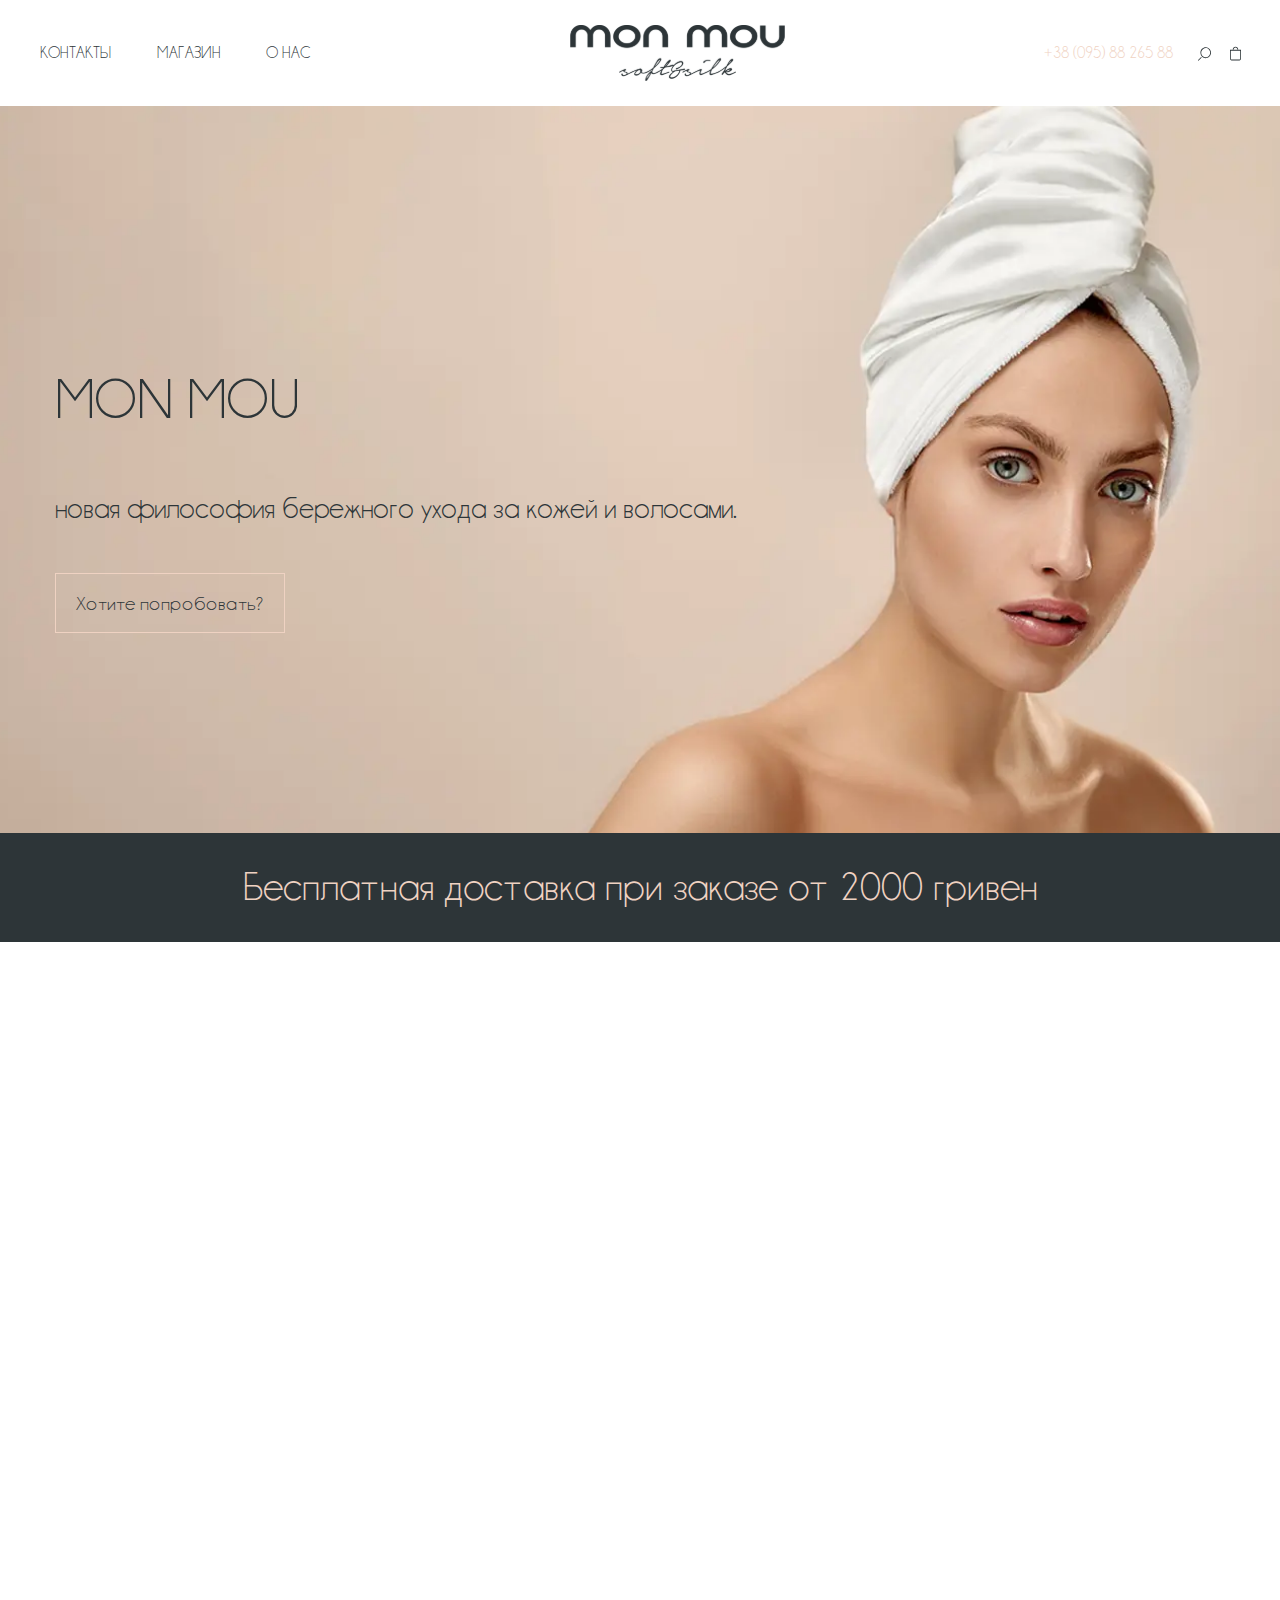
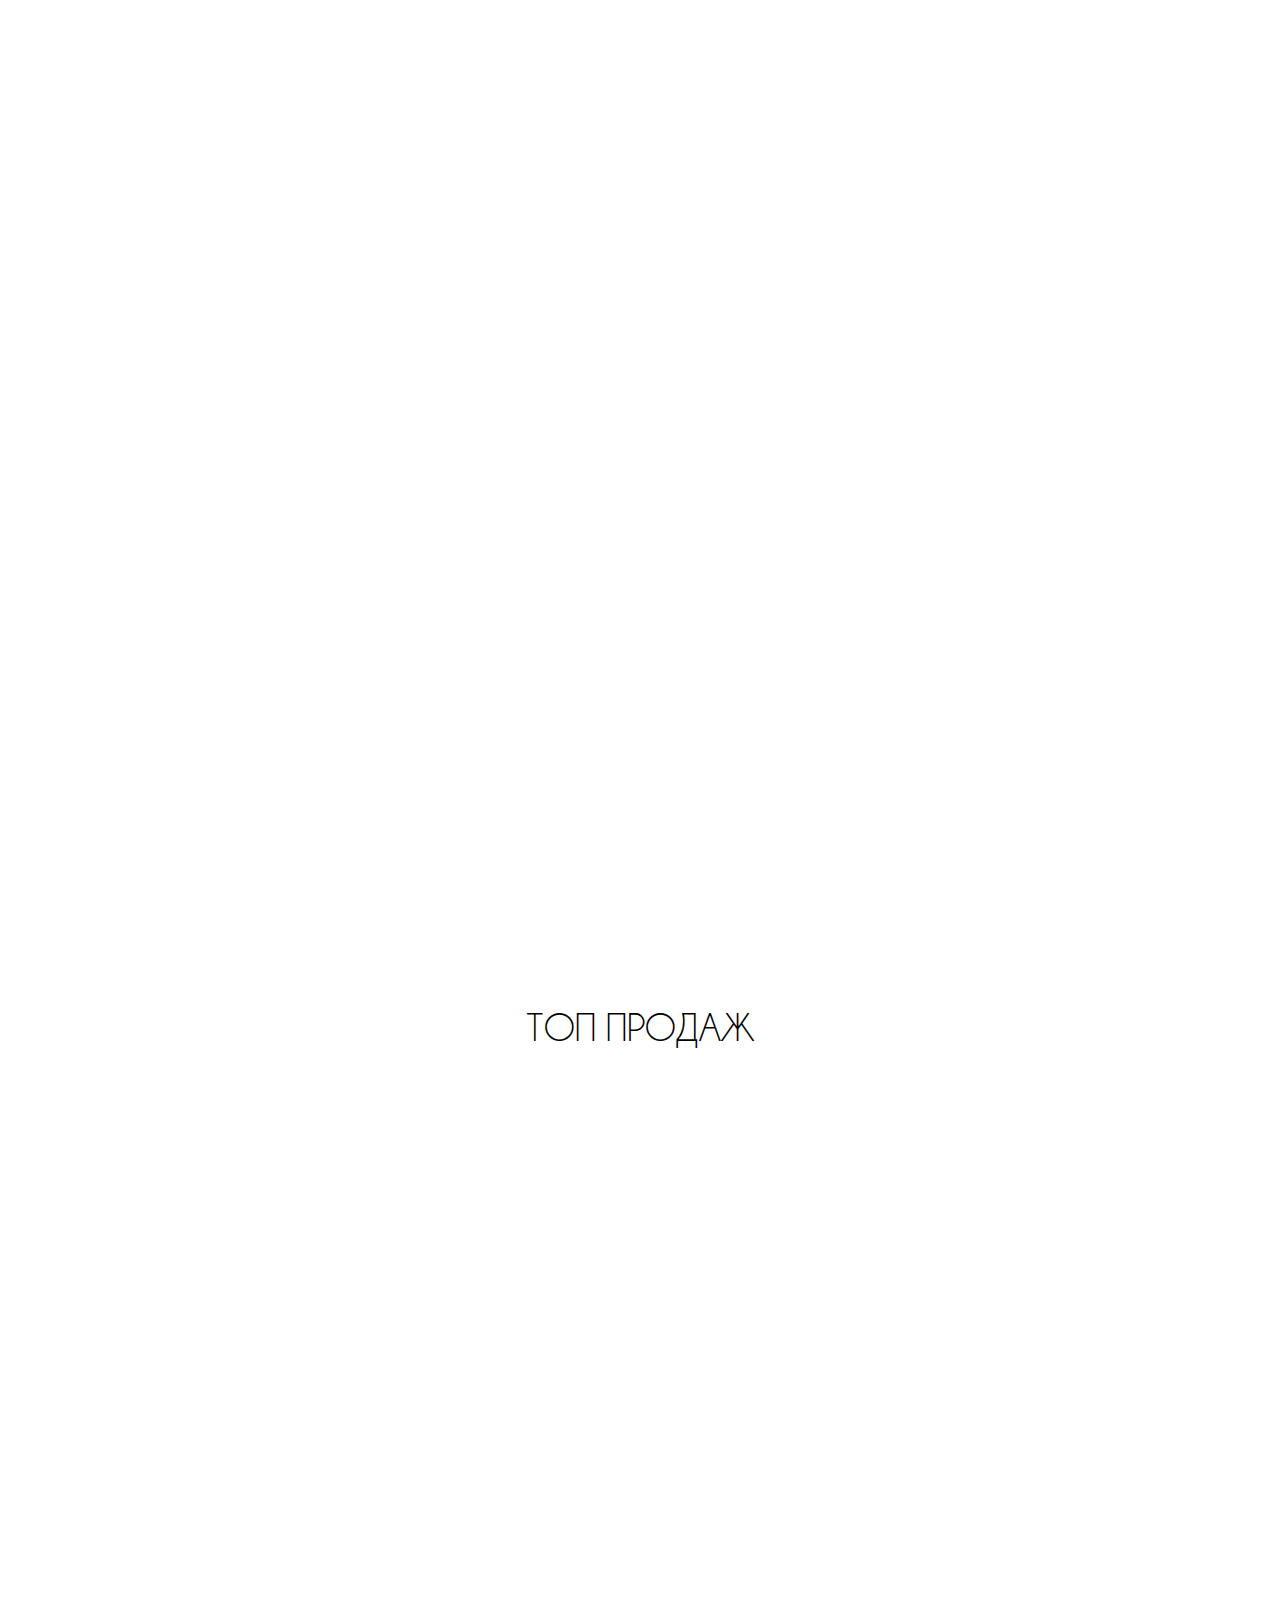
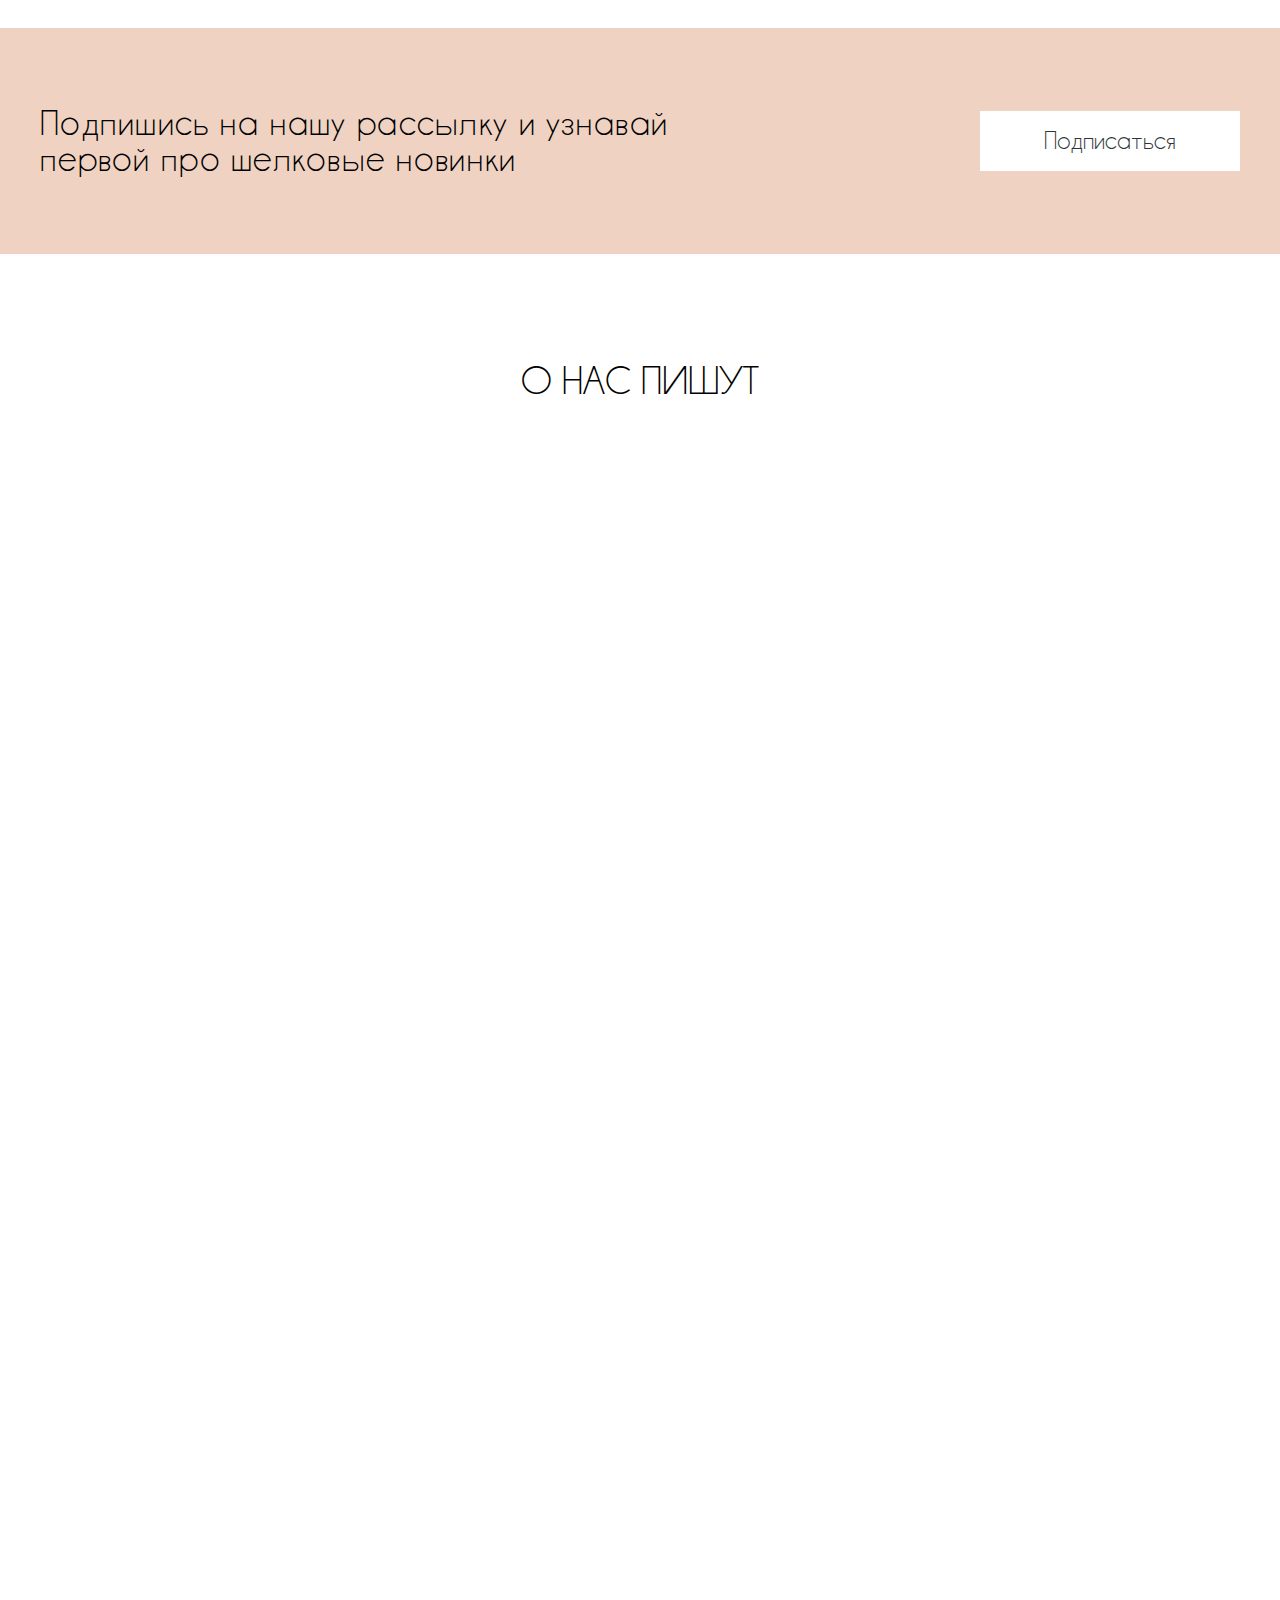
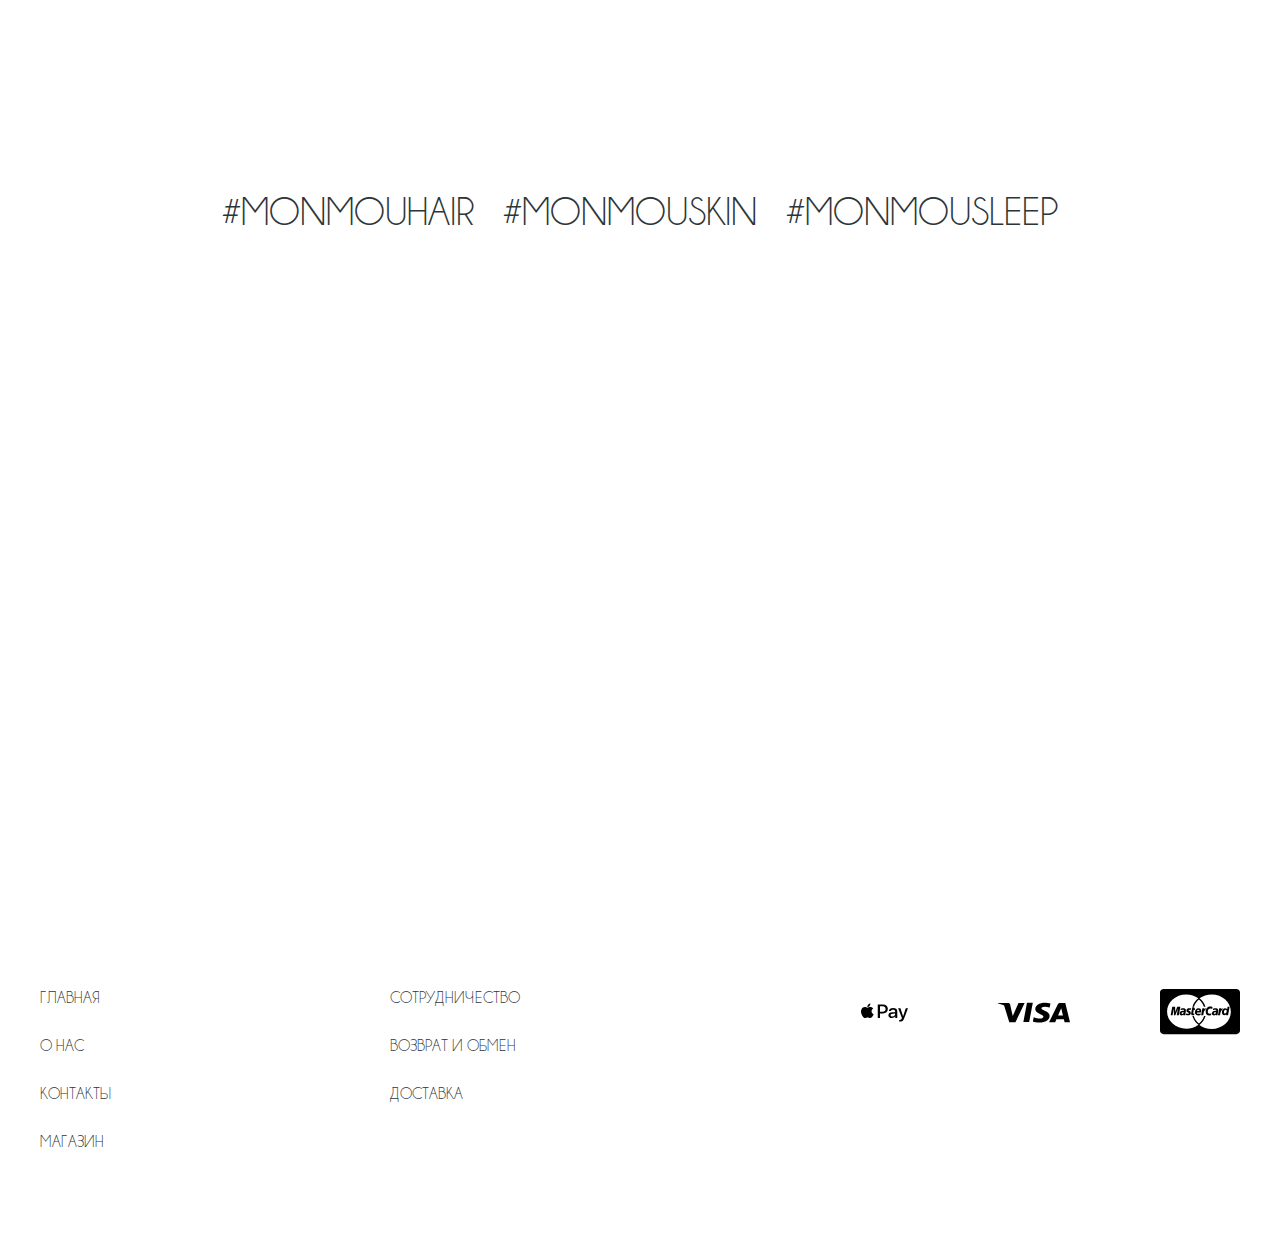
<file: index.html>
<!DOCTYPE html>
<html lang="ru">

<head>
	<title>MON MOU</title>
	<meta charset="UTF-8">
	<meta name="format-detection" content="telephone=no">
	<!-- <style>body{opacity: 0;}</style> -->
	<link rel="stylesheet" href="css/style.min.css?_v=20220330181906">
	<link rel="shortcut icon" href="favicon.ico">
	<!-- <meta name="robots" content="noindex, nofollow"> -->
	<meta name="viewport" content="width=device-width, initial-scale=1.0">
</head>

<body>
	<div class="wrapper">
		<header class="header">
			<div class="header__container">
				<div class="header__menu menu">
					<button type="button" class="menu__icon icon-menu"><span></span></button>
					<nav class="menu__body">
						<ul class="menu__list">
							<li class="menu__item"><a class="menu__link" href="#">КОНТАКТЫ</a></li>
							<li class="menu__item"><a class="menu__link" href="#">МАГАЗИН</a></li>
							<li class="menu__item"><a class="menu__link" href="#">О НАС</a></li>
						</ul>
					</nav>

					<a class="menu-logo" href="#"><img src="img/icons/logo.svg" alt="logo"></a>
					<nav class="navigation-header">
						<a href="tel:+380958826588" class="phone-header">+38 (095) 88 265 88</a>
						<ul class="cart-header">
							<li class="cart-header__item"><a href="#" class="cart-header__link"><img src="img/icons/search.svg" alt=""></a></li>
							<li class="cart-header__item"><a href="#" class="cart-header__link"><img src="img/icons/bag.svg" alt=""></a></li>
						</ul>
					</nav>
				</div>
			</div>

		</header>



		<main class="page">
			<div class="front-list ">
				<div class="front-block__container">
					<div data-scroll="120" data-scroll-show="1500" class="front-list__container _header-scroll _header-show">
						<div class="front-list__box">
							<div class="front-list__title">MON MOU</div>
							<div class="front-list__paragraph">новая философия бережного ухода за кожей и волосами.</div>
							<button class="front-list__button">Хотите попробовать?</button>
						</div>
					</div>
				</div>
				<div class="free-delivery__block">
					Бесплатная доставка при заказе от 2000 гривен
				</div>
			</div>
			<section class="product__container">
				<div class="product-content">
					<div data-scroll data-watch data-watch-threshold="0.3" data-watch-once class="wrapper-box box">
						<picture><source srcset="img/mainpage/product/towel.webp" type="image/webp"><img class="wrapper__img" src="img/mainpage/product/towel.png" alt="towel"></picture>
						<div class="wrapper-content__box">
							<p class="wrapper__paragraph">ПОЛОТЕНЦЕ С НАТУРАЛЬНЫМ ШЕЛКОМ</p>
						</div>
					</div>
					<div data-scroll data-watch data-watch-threshold="0.3" data-watch-once class="wrapper-box box">
						<picture><source srcset="img/mainpage/product/pillow.webp" type="image/webp"><img class="wrapper__img" src="img/mainpage/product/pillow.png" alt="pillow"></picture>
						<div class="wrapper-content__box">
							<p class="wrapper__paragraph">Lorem ipsum dolor sit amet </p>
						</div>
					</div>
				</div>
				<div data-scroll data-watch data-watch-threshold="0.5" data-watch-once class="product-content__bg">
					<picture><source srcset="img/mainpage/foto3.webp" type="image/webp"><img src="img/mainpage/foto3.png" alt=""></picture>
				</div>
			</section>

			<div class="slider__container">
				<div class="top-sales__main-title title-content">
					ТОП ПРОДАЖ
				</div>
				<div data-scroll data-watch data-watch-threshold="0.5" data-watch-once class="top-sales__slider swiper">
					<div class="top-sales__wrapper swiper-wrapper">
						<div class="top-sales__slide swiper-slide">
							<picture><source srcset="img/mainpage/top-sales/product-1.webp" type="image/webp"><img class="top-sales__img" src="img/mainpage/top-sales/product-1.png" alt=""></picture>
							<div class="top-sales__box">
								<div class="top-sales__title">Полотенце с шелком для лица и шеи</div>
								<div class="top-sales__price">830 UAH</div>
							</div>
						</div>
						<div class="top-sales__slide swiper-slide">
							<picture><source srcset="img/mainpage/top-sales/product-2.webp" type="image/webp"><img class="top-sales__img" src="img/mainpage/top-sales/product-2.png" alt=""></picture>
							<div class="top-sales__box">
								<div class="top-sales__title">Объемная шелковая резинка для волос</div>
								<div class="top-sales__price">330 UAH</div>
							</div>
						</div>
						<div class="top-sales__slide swiper-slide top-sales__slide-pathended">
							<picture><source srcset="img/mainpage/top-sales/product-3.webp" type="image/webp"><img class="top-sales__img" src="img/mainpage/top-sales/product-3.png" alt=""></picture>
							<div class="top-sales__box">
								<div class="top-sales__title">Полотенце-тюрбан с шелком для волос</div>
								<div class="top-sales__price">990 UAH</div>
							</div>
						</div>
					</div>
					<div class="swiper-pagination"></div>
					<button type="button" class="swiper-button-prev"></button>
					<button type="button" class="swiper-button-next"></button>
					<div class="swiper-scrollbar"></div>
				</div>
			</div>

			<section class="mailing">
				<div class="mailing__container">
					<div class="mailing__paragraph">Подпишись на нашу рассылку и узнавай первой про шелковые новинки</div>
					<button type="button" class="mailing__button">Подписаться</button>
				</div>
			</section>

			<section class="magazine">
				<div data-da=".magazine-elle-content,991.98,0" class="magazine__main-title title-content"> о нас пишут</div>
				<div data-scroll data-watch data-watch-threshold="0.2" data-watch-once class="magazine__container">
					<div class="magazine-image__box">
						<picture><source srcset="img/mainpage/elle.webp" type="image/webp"><img class="magazine__img" src="img/mainpage/elle.png" alt="elle"></picture>
					</div>
					<div class="magazine-elle-content">
						<div class="magazine-about__box">
							<img class="magazine-about__img" src="img/icons/elle.svg" alt="elle logo">
							<p class="magazine-about__paragraph">Это, без преувеличения, уникальный продукт в beauty-индустрии, который предназначен для повышения комфорта в уходе за волосами и улучшения их состояния. Первая сторона полотенца называется Soft: она сделана из специальной махры и впитает лишнюю влагу всего за 3-5 минут. Использовать эту сторону создатели рекомендуют сразу после мытья головы. </p>
						</div>
						<div class="magazine-about__box">
							<img class="magazine-about__img" src="img/icons/beautyhub.svg" alt="beautyhub logo">
							<p class="magazine-about__paragraph">Украинский бренд MON MOU создал необычное полотенце-тюрбан для деликатной сушки волос, которое состоит из натурального шелка и махровой ткани. Главная задача бьюти-новинки — сделать уход за локонами комфортным для девушек и деликатным для самих волос. Полотенце-тюрбан подходит для любой длины волос, а также удобно фиксируется с помощью пуговицы. </p>
						</div>
					</div>
				</div>
			</section>
			<section class="instagram">
				<div class="instagram__container">
					<div class="hashtags__paragraph hashtags__paragraph-highest">#MONMOUSKIN</div>
					<div class="hashtags__title">
						<p class="hashtags__paragraph">#MONMOUHAIR </p>
						<p class="hashtags__paragraph hashtags__paragraph-hidden">#MONMOUSKIN </p>
						<p class="hashtags__paragraph">#MONMOUSLEEP</p>
					</div>
				</div>

				<div data-scroll data-watch data-watch-threshold="0.3" data-watch-once class="instagram-grid">
					<a style="order: 1" href="#" class="instagram-post__box">
						<picture><source srcset="img/mainpage/instagram/post-1.webp" type="image/webp"><img class="instagram-post__img" src="img/mainpage/instagram/post-1.png" alt="instagram post"></picture>
						<div class="instagram-logo__box">
							<img class="instagram-logo__hover" src="img/icons/inst-active.svg" alt="hover-logo">
						</div>
					</a>
					<a style="order: 2" href="#" class="instagram-post__box">
						<picture><source srcset="img/mainpage/instagram/post-2.webp" type="image/webp"><img class="instagram-post__img" src="img/mainpage/instagram/post-2.png" alt="instagram post"></picture>
						<div class="instagram-logo__box">
							<img class="instagram-logo__hover" src="img/icons/inst-active.svg" alt="hover-logo">
						</div>
					</a>
					<a style="order: 3" href="#" class="instagram-post__box">
						<picture><source srcset="img/mainpage/instagram/post-3.webp" type="image/webp"><img class="instagram-post__img" src="img/mainpage/instagram/post-3.png" alt="instagram post"></picture>
						<div class="instagram-logo__box">
							<img class="instagram-logo__hover" src="img/icons/inst-active.svg" alt="hover-logo">
						</div>
					</a>
					<a style="order: 4" href="#" class="instagram-post__box">
						<picture><source srcset="img/mainpage/instagram/post-4.webp" type="image/webp"><img class="instagram-post__img" src="img/mainpage/instagram/post-4.png" alt="instagram post"></picture>
						<div class="instagram-logo__box">
							<img class="instagram-logo__hover" src="img/icons/inst-active.svg" alt="hover-logo">
						</div>
					</a>
					<a style="order: 5" href="#" class="instagram-post__box">
						<picture><source srcset="img/mainpage/instagram/post-5.webp" type="image/webp"><img class="instagram-post__img" src="img/mainpage/instagram/post-5.png" alt="instagram post"></picture>
						<div class="instagram-logo__box">
							<img class="instagram-logo__hover" src="img/icons/inst-active.svg" alt="hover-logo">
						</div>
					</a>
					<a style="order: 6" href="#" class="instagram-post__box">
						<picture><source srcset="img/mainpage/instagram/post-6.webp" type="image/webp"><img class="instagram-post__img" src="img/mainpage/instagram/post-6.png" alt="instagram post"></picture>
						<div class="instagram-logo__box">
							<img class="instagram-logo__hover" src="img/icons/inst-active.svg" alt="hover-logo">
						</div>
					</a>
					<a style="order: 7" href="#" class="instagram-post__box">
						<picture><source srcset="img/mainpage/instagram/post-7.webp" type="image/webp"><img class="instagram-post__img" src="img/mainpage/instagram/post-7.png" alt="instagram post"></picture>
						<div class="instagram-logo__box">
							<img class="instagram-logo__hover" src="img/icons/inst-active.svg" alt="hover-logo">
						</div>
					</a>
					<a style="order: 8" href="#" class="instagram-post__box">
						<picture><source srcset="img/mainpage/instagram/post-8.webp" type="image/webp"><img class="instagram-post__img" src="img/mainpage/instagram/post-8.png" alt="instagram post"></picture>
						<div class="instagram-logo__box">
							<img class="instagram-logo__hover" src="img/icons/inst-active.svg" alt="hover-logo">
						</div>
					</a>
					<a style="order: 9" href="#" class="instagram-post__box">
						<picture><source srcset="img/mainpage/instagram/post-9.webp" type="image/webp"><img class="instagram-post__img" src="img/mainpage/instagram/post-9.png" alt="instagram post"></picture>
						<div class="instagram-logo__box">
							<img class="instagram-logo__hover" src="img/icons/inst-active.svg" alt="hover-logo">
						</div>
					</a>
					<a style="order: 10" class="instagram-post__box">
						<picture><source srcset="img/mainpage/instagram/post-10.webp" type="image/webp"><img class="instagram-post__img" src="img/mainpage/instagram/post-10.png" alt="instagram post"></picture>
						<div class="instagram-logo__box">
							<img class="instagram-logo__hover" src="img/icons/inst-active.svg" alt="hover-logo">
						</div>
					</a>
				</div>
			</section>

		</main>
		<footer class="footer">
			<div class="footer__container">
				<nav class="footer__navigation">
					<ul class="footer__list">
						<li class="footer__item"><a href="#" class="footer__link">Главная</a></li>
						<li class="footer__item"><a href="#" class="footer__link">О нас</a></li>
						<li class="footer__item"><a href="#" class="footer__link">Контакты</a></li>
						<li class="footer__item"><a href="#" class="footer__link">магазин</a></li>
					</ul>
					<ul class="footer__list">
						<li class="footer__item"><a href="#" class="footer__link">сотрудничество</a></li>
						<li class="footer__item"><a href="#" class="footer__link">возврат и обмен</a></li>
						<li class="footer__item"><a href="#" class="footer__link">доставка</a></li>
					</ul>
				</nav>
				<div class="footer-payment">
					<ul class="footer-payment__list">
						<li class="footer-payment__item"><img src="img/icons/apple-pay.svg" alt="apple pay"></li>
						<li class="footer-payment__item"><img src="img/icons/visa.svg" alt="visa"></li>
						<li class="footer-payment__item"><img src="img/icons/mastercard.svg" alt="mastercard"></li>
					</ul>
				</div>
			</div>
		</footer>
	</div>
	<!-- 
<div id="popup" aria-hidden="true" class="popup">
	<div class="popup__wrapper">
		<div class="popup__content">
			<button data-close type="button" class="popup__close">Закрыть</button>
			<div class="popup__text">
			</div>
		</div>
	</div>
</div>
 -->

	<script src="js/app.min.js?_v=20220330181906"></script>
</body>

</html>
</file>
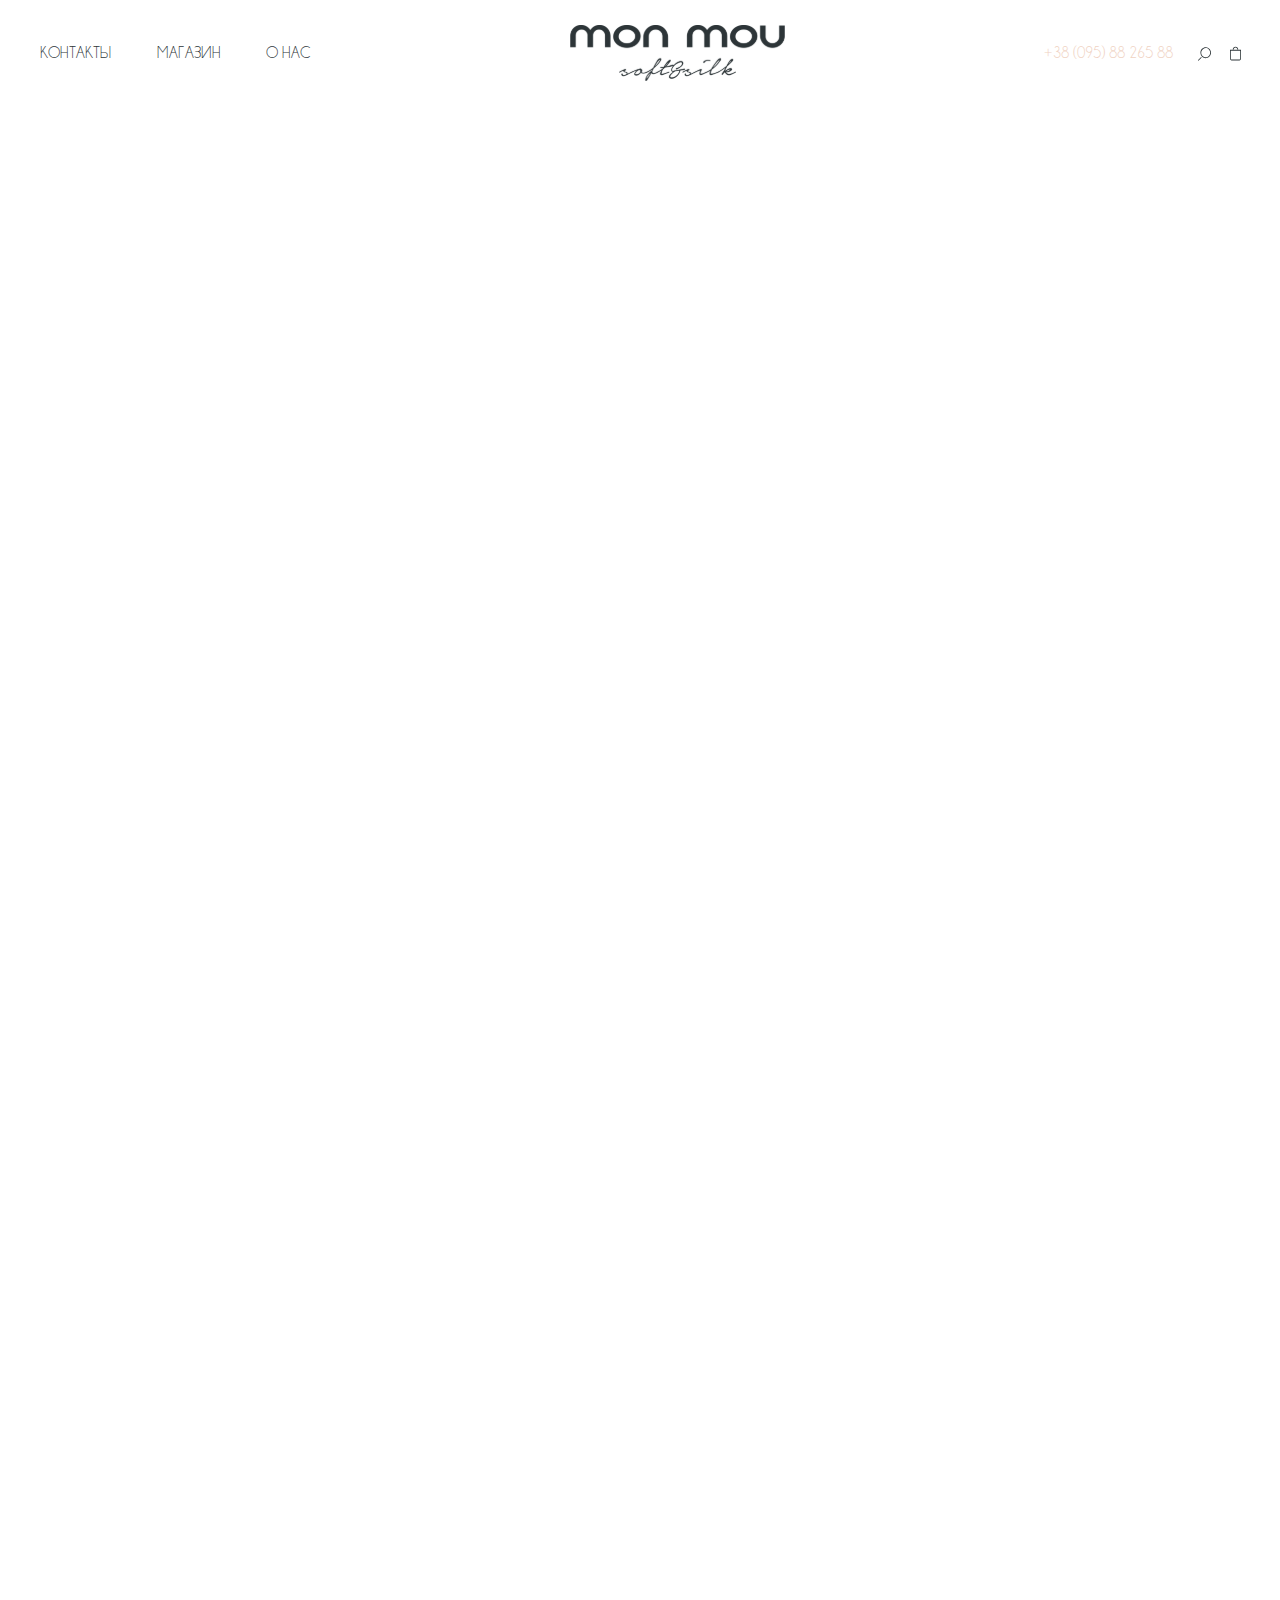
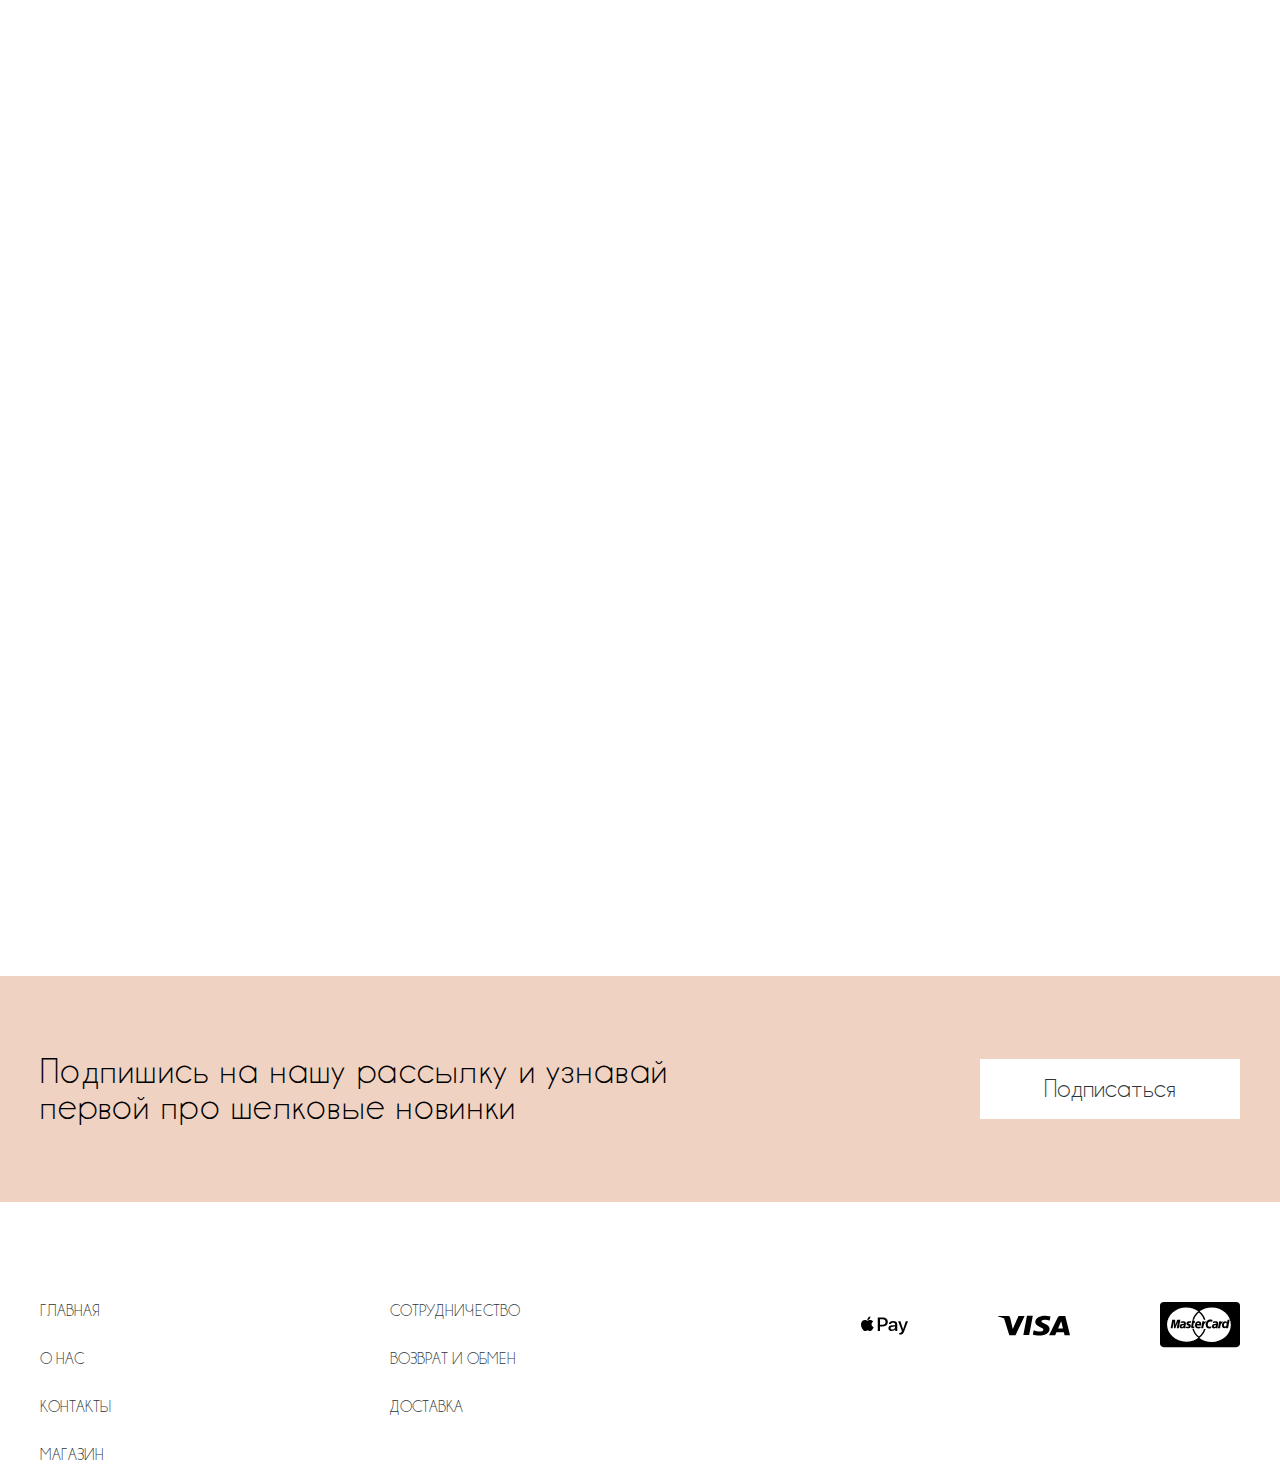
<file: about-us.html>
<!DOCTYPE html>
<html lang="ru">

<head>
	<title>About Us</title>
	<meta charset="UTF-8">
	<meta name="format-detection" content="telephone=no">
	<!-- <style>body{opacity: 0;}</style> -->
	<link rel="stylesheet" href="css/style.min.css?_v=20220330181906">
	<link rel="shortcut icon" href="favicon.ico">
	<!-- <meta name="robots" content="noindex, nofollow"> -->
	<meta name="viewport" content="width=device-width, initial-scale=1.0">
</head>

<body>
	<div class="wrapper">
		<header class="header">
			<div class="header__container">
				<div class="header__menu menu">
					<button type="button" class="menu__icon icon-menu"><span></span></button>
					<nav class="menu__body">
						<ul class="menu__list">
							<li class="menu__item"><a class="menu__link" href="#">КОНТАКТЫ</a></li>
							<li class="menu__item"><a class="menu__link" href="#">МАГАЗИН</a></li>
							<li class="menu__item"><a class="menu__link" href="#">О НАС</a></li>
						</ul>
					</nav>

					<a class="menu-logo" href="#"><img src="img/icons/logo.svg" alt="logo"></a>
					<nav class="navigation-header">
						<a href="tel:+380958826588" class="phone-header">+38 (095) 88 265 88</a>
						<ul class="cart-header">
							<li class="cart-header__item"><a href="#" class="cart-header__link"><img src="img/icons/search.svg" alt=""></a></li>
							<li class="cart-header__item"><a href="#" class="cart-header__link"><img src="img/icons/bag.svg" alt=""></a></li>
						</ul>
					</nav>
				</div>
			</div>

		</header>



		<main class="page">
			<section class="about-us">
				<div data-scroll data-watch data-watch-threshold="0.2" data-watch-once class="about-us__container">
					<div class="about-us-image__box">
						<picture><source srcset="img/mainpage/about-us.webp" type="image/webp"><img class="about-us__img" src="img/mainpage/about-us.png" alt="about-us"></picture>
					</div>
					<div class="about-us-content">
						<div class="about-us__box">
							<p class="about-us__paragraph">История MON MOU началась в 2018 году, когда основательницы бренда Жанна и Оксана объединили опыт, знания и усилия, чтобы создать комфортный и полезный продукт для ухода за волосами. Сначала это был личный вопрос, и о серийном производстве речи не шло. Но со временем стало понятно, что разработка принесет пользу и другим девушкам... </p>
							<p class="about-us__paragraph">Жанна – обладательница густых и длинных волос. С самого детства она больше всего не любила мыть голову и сушить волосы. Во взрослом возрасте Жанна стала ценить то, что ей подарила природа, но мытье головы так и осталось нелюбимым занятием. А вечно спадающие полотенца и, как следствие, мокрая спина добавляли причин для этой нелюбви. Начались долгие поиски способов облегчить процесс мытья головы и сделать его комфортнее.</p>
							<p class="about-us__paragraph">В какой-то момент Жанна обратила внимание на полотенца-тюрбаны, которые не спадали с головы за счет фиксации застежкой. Это казалось оптимальным решением проблемы, но нашлось одно НО. Все предлагаемые варианты были выполнены из неприятной на ощупь микрофибры, к тому же длинные и густые волосы Жанны не помещались ни в один тюрбан. Тогда Жанна обратилась к Оксане с просьбой сделать для нее тюрбан подходящего размера.
								В тот момент, когда потребности Жанны объединились с опытом Оксаны, произошла магия. </p>
						</div>
					</div>
				</div>
				<div data-scroll data-watch data-watch-threshold="0.2" data-watch-once class="about-us__container about-us__container-second">
					<div class="about-us-image__box">
						<picture><source srcset="img/mainpage/about-us1.webp" type="image/webp"><img class="about-us__img about-us__img-second" src="img/mainpage/about-us1.png" alt="about-us"></picture>
					</div>
					<div class="about-us-content about-us-content-second">
						<div class="about-us__box">
							<p class="about-us__paragraph">Всю свою жизнь Оксана сталкивалась с тем, что многие предметы массового производства устраивали ее не полностью. Приходилось часто фантазировать: перекраивать одежду, перекрашивать джинсы, даже переделывать мебель. По той же причине Оксана преобразовывала и продукты, предназначенные для ухода за собой. Никогда не боялась экспериментировать и знала, как сделать лучше. Выполняя просьбу Жанны, Оксана решила создать не просто удобное, но и полезное полотенце для волос. Она хорошо знала о пользе шелка и уже давно после мытья головы оборачивала волосы шелковым платком. Сначала себе, а потом и своим дочкам. Отсюда и возникла идея объединить пользу шелка со впитывающими свойствами махровой ткани. Так появилось первое полотенце-тюрбан с шелком.
							</p>
							<p class="about-us__paragraph">На просторах сети ничего подобного не нашлось, поэтому Оксана и Жанна решили, что должны рассказать другим девушкам о своей идее и новом подходе к привычному процессу ухода за волосами. </p>
							<p class="about-us__paragraph">Так и родился бренд MON MOU. </p>
						</div>
					</div>
				</div>
	</div>
	</section>

	<section class="mailing">
		<div class="mailing__container">
			<div class="mailing__paragraph">Подпишись на нашу рассылку и узнавай первой про шелковые новинки</div>
			<button type="button" class="mailing__button">Подписаться</button>
		</div>
	</section>
	</main>
	<footer class="footer">
		<div class="footer__container">
			<nav class="footer__navigation">
				<ul class="footer__list">
					<li class="footer__item"><a href="#" class="footer__link">Главная</a></li>
					<li class="footer__item"><a href="#" class="footer__link">О нас</a></li>
					<li class="footer__item"><a href="#" class="footer__link">Контакты</a></li>
					<li class="footer__item"><a href="#" class="footer__link">магазин</a></li>
				</ul>
				<ul class="footer__list">
					<li class="footer__item"><a href="#" class="footer__link">сотрудничество</a></li>
					<li class="footer__item"><a href="#" class="footer__link">возврат и обмен</a></li>
					<li class="footer__item"><a href="#" class="footer__link">доставка</a></li>
				</ul>
			</nav>
			<div class="footer-payment">
				<ul class="footer-payment__list">
					<li class="footer-payment__item"><img src="img/icons/apple-pay.svg" alt="apple pay"></li>
					<li class="footer-payment__item"><img src="img/icons/visa.svg" alt="visa"></li>
					<li class="footer-payment__item"><img src="img/icons/mastercard.svg" alt="mastercard"></li>
				</ul>
			</div>
		</div>
	</footer>
	</div>
	<!-- 
<div id="popup" aria-hidden="true" class="popup">
	<div class="popup__wrapper">
		<div class="popup__content">
			<button data-close type="button" class="popup__close">Закрыть</button>
			<div class="popup__text">
			</div>
		</div>
	</div>
</div>
 -->

	<script src="js/app.min.js?_v=20220330181906"></script>
</body>

</html>
</file>
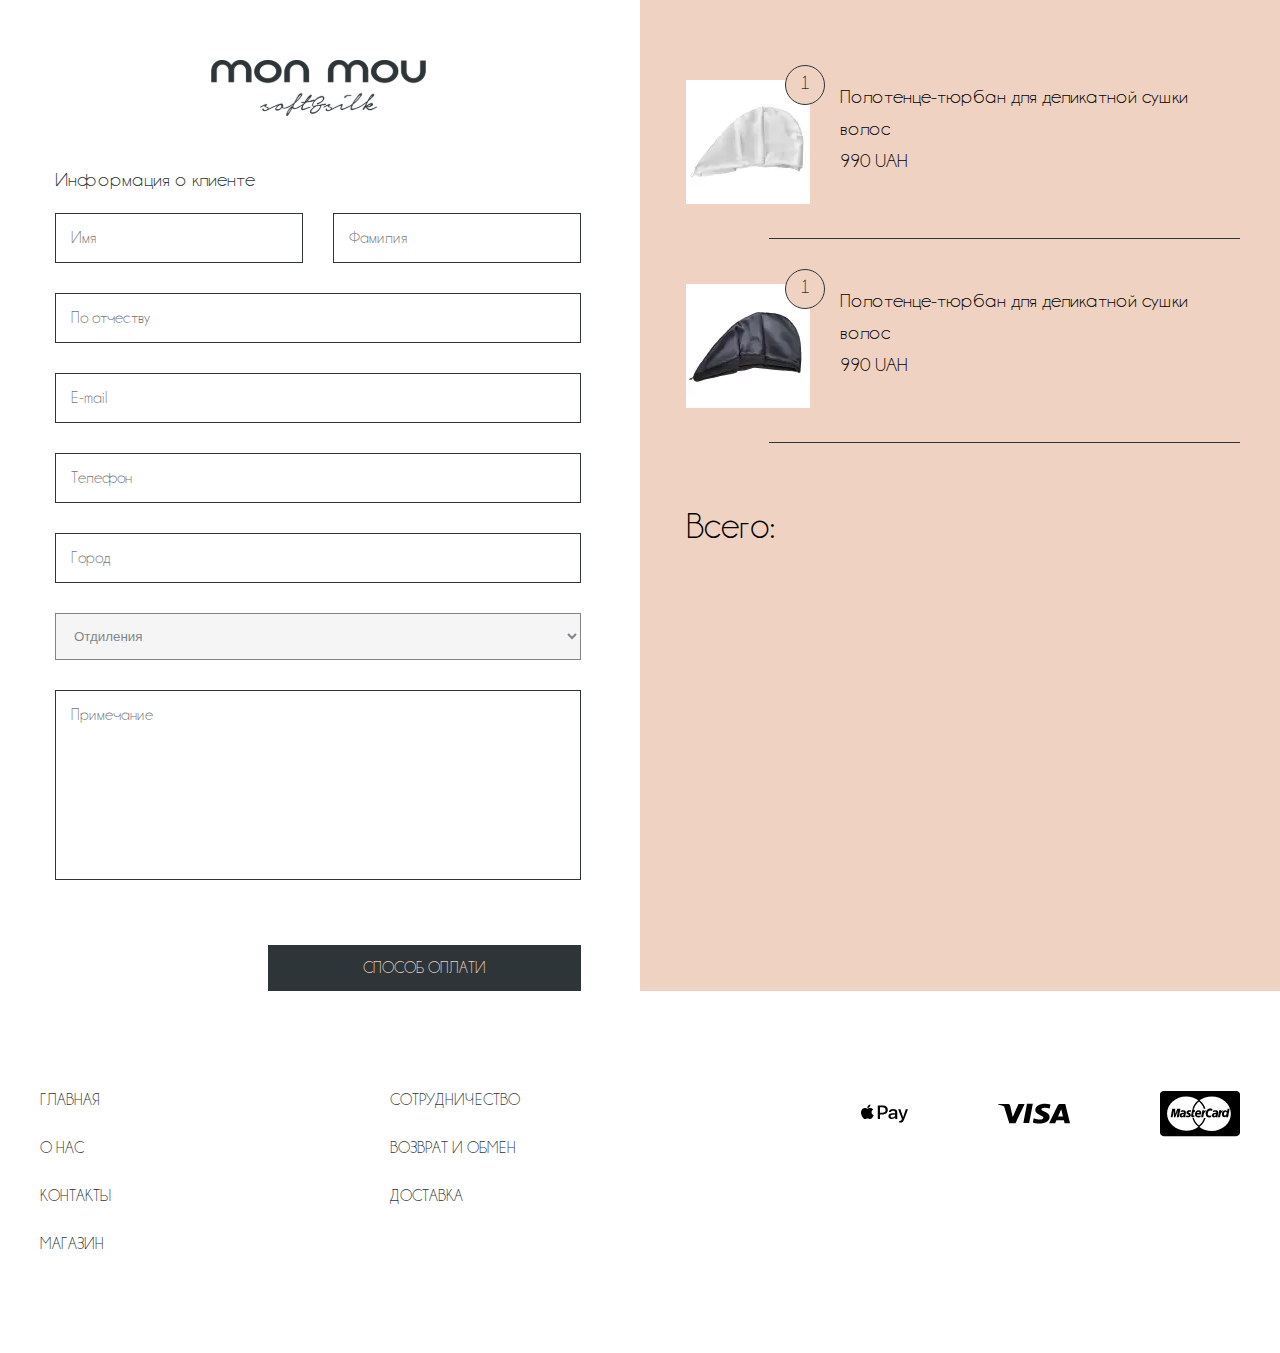
<file: form.html>
<!DOCTYPE html>
<html lang="ru">

<head>
	<title>Оплата товара</title>
	<meta charset="UTF-8">
	<meta name="format-detection" content="telephone=no">
	<!-- <style>body{opacity: 0;}</style> -->
	<link rel="stylesheet" href="css/style.min.css?_v=20220330181906">
	<link rel="shortcut icon" href="favicon.ico">
	<!-- <meta name="robots" content="noindex, nofollow"> -->
	<meta name="viewport" content="width=device-width, initial-scale=1.0">
</head>

<body>
	<div class="wrapper">
		<main class="page">
			<div class="form__header">
				<div class="form__container">
					<div class="purchase-form">
						<img class="purchase-form__logo" src="img/icons/logo.svg" alt="">
						<h5 class="purchase-form__title">Информация о клиенте</h5>
						<form data-ajax data-goto-error action="" method="post">
							<ul class="purchase-form__item">
								<li class="purchase-form__list">
									<ul class="purchase-form__item-name">
										<li class="purchase-form__list">
											<input class="purchase__input-form" type="text" placeholder="Имя" name="firstname" id="">
										</li>
										<li class="purchase-form__list">
											<input class="purchase__input-form" placeholder="Фамилия" type="text" name="lastname" autocomplete="on" id="">
										</li>
									</ul>
								</li>
								<li class="purchase-form__list">
									<input class="purchase__input-form" type="text" placeholder="По отчеству" name="" id="">
								</li>
								<li class="purchase-form__list">
									<input class="purchase__input-form" type="text" placeholder="E-mail" data-required="email" data-error="Введен не верный E-mail" name="mail" id="">
								</li>
								<li class="purchase-form__list">
									<input class="purchase__input-form" type="text" placeholder="Телефон" name="phone" id="">
								</li>
								<li class="purchase-form__list">
									<input class="purchase__input-form" type="text" placeholder="Город" name="city" id="">
								</li>
								<li class="purchase-form__list">
									<select class="purchase__select-form" name="Отдиления" id="">
										<option placeholder="delivery-punct_1">Отдиления</option>
										<option placeholder="delivery-punct_2">Отдиления</option>
									</select>
								</li>
								<li class="purchase-form__list">
									<input class="purchase__input-form purchase-input__notes" type="text" placeholder="Примечание" maxlength="550" name="" id="">
								</li>
							</ul>
							<div class="purchase-button">
								<button type="submit" class="purchase-form__button">СПОСОБ ОПЛАТИ</button>
							</div>
						</form>
					</div>
					<div class="form-shape">
						<div class="form-shape__order">
							<div class="order__img"><picture><source srcset="img/mainpage/shape/hat.webp" type="image/webp"><img src="img/mainpage/shape/hat.png" alt=""></picture></div>
							<div class="order-shape__box-info">
								<h5 class="form-shape__order-title">Полотенце-тюрбан для деликатной сушки волос </h5>
								<p class="form-shape__order-price">990 UAH</p>
							</div>
						</div>
						<div class="form-shape__order">
							<div class="order__img"><picture><source srcset="img/mainpage/shape/hat-black.webp" type="image/webp"><img src="img/mainpage/shape/hat-black.png" alt=""></picture></div>
							<div class="order-shape__box-info">
								<h5 class="form-shape__order-title">Полотенце-тюрбан для деликатной сушки волос </h5>
								<p class="form-shape__order-price">990 UAH</p>
							</div>
						</div>
						<div class="order__summa-box">
							<p class="order__paragraph-summ">Всего:</p>
							<p id="orderSuma" class="order__summ"></p>
						</div>
					</div>

				</div>
			</div>
		</main>
		<footer class="footer">
			<div class="footer__container">
				<nav class="footer__navigation">
					<ul class="footer__list">
						<li class="footer__item"><a href="#" class="footer__link">Главная</a></li>
						<li class="footer__item"><a href="#" class="footer__link">О нас</a></li>
						<li class="footer__item"><a href="#" class="footer__link">Контакты</a></li>
						<li class="footer__item"><a href="#" class="footer__link">магазин</a></li>
					</ul>
					<ul class="footer__list">
						<li class="footer__item"><a href="#" class="footer__link">сотрудничество</a></li>
						<li class="footer__item"><a href="#" class="footer__link">возврат и обмен</a></li>
						<li class="footer__item"><a href="#" class="footer__link">доставка</a></li>
					</ul>
				</nav>
				<div class="footer-payment">
					<ul class="footer-payment__list">
						<li class="footer-payment__item"><img src="img/icons/apple-pay.svg" alt="apple pay"></li>
						<li class="footer-payment__item"><img src="img/icons/visa.svg" alt="visa"></li>
						<li class="footer-payment__item"><img src="img/icons/mastercard.svg" alt="mastercard"></li>
					</ul>
				</div>
			</div>
		</footer>
	</div>
	<!-- 
<div id="popup" aria-hidden="true" class="popup">
	<div class="popup__wrapper">
		<div class="popup__content">
			<button data-close type="button" class="popup__close">Закрыть</button>
			<div class="popup__text">
			</div>
		</div>
	</div>
</div>
 -->

	<script src="js/app.min.js?_v=20220330181906"></script>
</body>

</html>
</file>
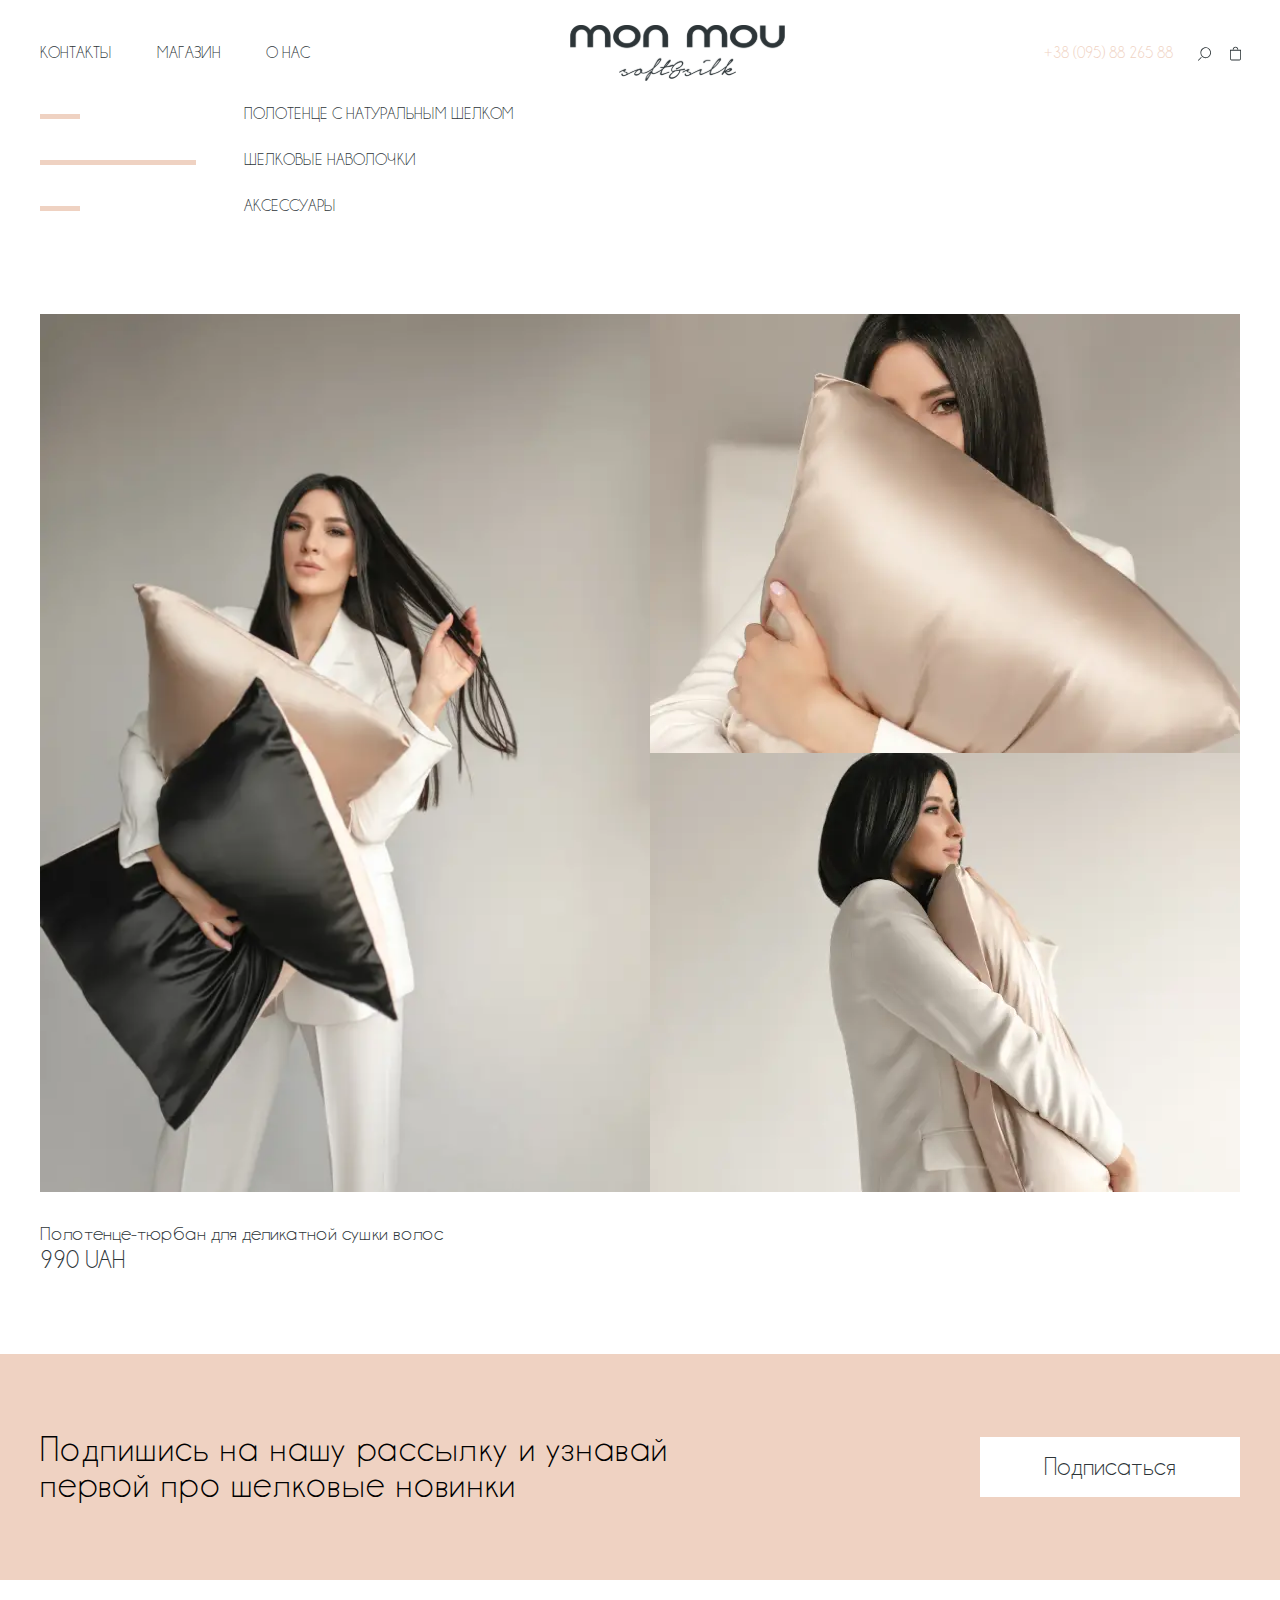
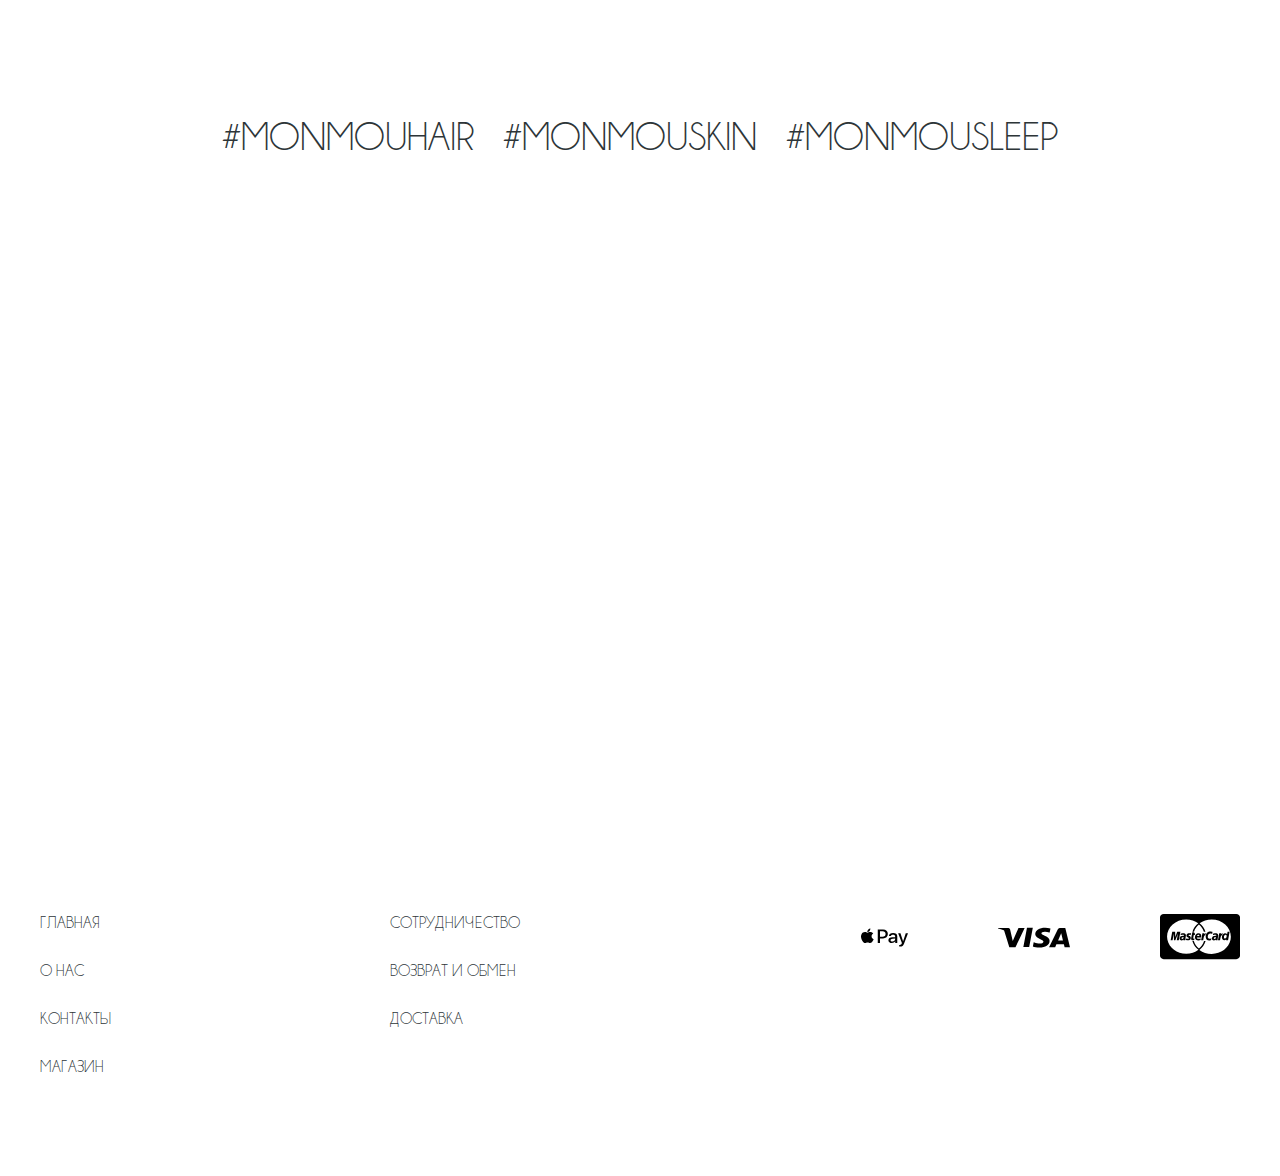
<file: pillowcases.html>
<!DOCTYPE html>
<html lang="ru">

<head>
	<title>Silk towel</title>
	<meta charset="UTF-8">
	<meta name="format-detection" content="telephone=no">
	<!-- <style>body{opacity: 0;}</style> -->
	<link rel="stylesheet" href="css/style.min.css?_v=20220330181906">
	<link rel="shortcut icon" href="favicon.ico">
	<!-- <meta name="robots" content="noindex, nofollow"> -->
	<meta name="viewport" content="width=device-width, initial-scale=1.0">
</head>

<body>
	<div class="wrapper">
		<header class="header">
			<div class="header__container">
				<div class="header__menu menu">
					<button type="button" class="menu__icon icon-menu"><span></span></button>
					<nav class="menu__body">
						<ul class="menu__list">
							<li class="menu__item"><a class="menu__link" href="#">КОНТАКТЫ</a></li>
							<li class="menu__item"><a class="menu__link" href="#">МАГАЗИН</a></li>
							<li class="menu__item"><a class="menu__link" href="#">О НАС</a></li>
						</ul>
					</nav>

					<a class="menu-logo" href="#"><img src="img/icons/logo.svg" alt="logo"></a>
					<nav class="navigation-header">
						<a href="tel:+380958826588" class="phone-header">+38 (095) 88 265 88</a>
						<ul class="cart-header">
							<li class="cart-header__item"><a href="#" class="cart-header__link"><img src="img/icons/search.svg" alt=""></a></li>
							<li class="cart-header__item"><a href="#" class="cart-header__link"><img src="img/icons/bag.svg" alt=""></a></li>
						</ul>
					</nav>
				</div>
			</div>

		</header>



		<main class="page">
			<div class="breadcrumbs__container">
				<nav class="breadcrumbs__nav">
					<ul class="breadcrumbs__item">
						<li class="breadcrumbs__list"><span></span><a href="#" class="breadcrumbs__link">ПОЛОТЕНЦЕ С НАТУРАЛЬНЫМ ШЕЛКОМ</a></li>
						<li class="breadcrumbs__list"><span class="_active"></span><a href="#" class="breadcrumbs__link">ШЕЛКОВЫЕ НАВОЛОЧКИ</a></li>
						<li class="breadcrumbs__list"><span></span><a href="#" class="breadcrumbs__link">АКСЕССУАРЫ</a></li>
					</ul>
				</nav>
			</div>
			<div class="pillowcase__container">
				<ul class="pillowcase__item">
					<li class="pillowcase__list">
						<picture><source srcset="img/mainpage/product/pillow.webp" type="image/webp"><img class="pillowcase__product-img" height="878" src="img/mainpage/product/pillow.png" alt=""></picture>
					</li>
					<li class="pillowcase__list">
						<picture><source srcset="img/mainpage/product/pillow2.webp" type="image/webp"><img class="pillowcase__product-img" src="img/mainpage/product/pillow2.png" alt=""></picture>
					</li>
					<li class="pillowcase__list">
						<picture><source srcset="img/mainpage/product/pillow3.webp" type="image/webp"><img class="pillowcase__product-img" src="img/mainpage/product/pillow3.png" alt=""></picture>
					</li>
				</ul>
				<div class="pillowcase-product__price-name product__price-name">Полотенце-тюрбан для деликатной сушки волос </div>
				<div class="pillowcase-product__price-cost product__price-cost">990 UAH</div>
			</div>


			<section class="mailing">
				<div class="mailing__container">
					<div class="mailing__paragraph">Подпишись на нашу рассылку и узнавай первой про шелковые новинки</div>
					<button type="button" class="mailing__button">Подписаться</button>
				</div>
			</section>
			<section class="instagram">
				<div class="instagram__container">
					<div class="hashtags__paragraph hashtags__paragraph-highest">#MONMOUSKIN</div>
					<div class="hashtags__title">
						<p class="hashtags__paragraph">#MONMOUHAIR </p>
						<p class="hashtags__paragraph hashtags__paragraph-hidden">#MONMOUSKIN </p>
						<p class="hashtags__paragraph">#MONMOUSLEEP</p>
					</div>
				</div>

				<div data-scroll data-watch data-watch-threshold="0.3" data-watch-once class="instagram-grid">
					<a style="order: 1" href="#" class="instagram-post__box">
						<picture><source srcset="img/mainpage/instagram/post-1.webp" type="image/webp"><img class="instagram-post__img" src="img/mainpage/instagram/post-1.png" alt="instagram post"></picture>
						<div class="instagram-logo__box">
							<img class="instagram-logo__hover" src="img/icons/inst-active.svg" alt="hover-logo">
						</div>
					</a>
					<a style="order: 2" href="#" class="instagram-post__box">
						<picture><source srcset="img/mainpage/instagram/post-2.webp" type="image/webp"><img class="instagram-post__img" src="img/mainpage/instagram/post-2.png" alt="instagram post"></picture>
						<div class="instagram-logo__box">
							<img class="instagram-logo__hover" src="img/icons/inst-active.svg" alt="hover-logo">
						</div>
					</a>
					<a style="order: 3" href="#" class="instagram-post__box">
						<picture><source srcset="img/mainpage/instagram/post-3.webp" type="image/webp"><img class="instagram-post__img" src="img/mainpage/instagram/post-3.png" alt="instagram post"></picture>
						<div class="instagram-logo__box">
							<img class="instagram-logo__hover" src="img/icons/inst-active.svg" alt="hover-logo">
						</div>
					</a>
					<a style="order: 4" href="#" class="instagram-post__box">
						<picture><source srcset="img/mainpage/instagram/post-4.webp" type="image/webp"><img class="instagram-post__img" src="img/mainpage/instagram/post-4.png" alt="instagram post"></picture>
						<div class="instagram-logo__box">
							<img class="instagram-logo__hover" src="img/icons/inst-active.svg" alt="hover-logo">
						</div>
					</a>
					<a style="order: 5" href="#" class="instagram-post__box">
						<picture><source srcset="img/mainpage/instagram/post-5.webp" type="image/webp"><img class="instagram-post__img" src="img/mainpage/instagram/post-5.png" alt="instagram post"></picture>
						<div class="instagram-logo__box">
							<img class="instagram-logo__hover" src="img/icons/inst-active.svg" alt="hover-logo">
						</div>
					</a>
					<a style="order: 6" href="#" class="instagram-post__box">
						<picture><source srcset="img/mainpage/instagram/post-6.webp" type="image/webp"><img class="instagram-post__img" src="img/mainpage/instagram/post-6.png" alt="instagram post"></picture>
						<div class="instagram-logo__box">
							<img class="instagram-logo__hover" src="img/icons/inst-active.svg" alt="hover-logo">
						</div>
					</a>
					<a style="order: 7" href="#" class="instagram-post__box">
						<picture><source srcset="img/mainpage/instagram/post-7.webp" type="image/webp"><img class="instagram-post__img" src="img/mainpage/instagram/post-7.png" alt="instagram post"></picture>
						<div class="instagram-logo__box">
							<img class="instagram-logo__hover" src="img/icons/inst-active.svg" alt="hover-logo">
						</div>
					</a>
					<a style="order: 8" href="#" class="instagram-post__box">
						<picture><source srcset="img/mainpage/instagram/post-8.webp" type="image/webp"><img class="instagram-post__img" src="img/mainpage/instagram/post-8.png" alt="instagram post"></picture>
						<div class="instagram-logo__box">
							<img class="instagram-logo__hover" src="img/icons/inst-active.svg" alt="hover-logo">
						</div>
					</a>
					<a style="order: 9" href="#" class="instagram-post__box">
						<picture><source srcset="img/mainpage/instagram/post-9.webp" type="image/webp"><img class="instagram-post__img" src="img/mainpage/instagram/post-9.png" alt="instagram post"></picture>
						<div class="instagram-logo__box">
							<img class="instagram-logo__hover" src="img/icons/inst-active.svg" alt="hover-logo">
						</div>
					</a>
					<a style="order: 10" class="instagram-post__box">
						<picture><source srcset="img/mainpage/instagram/post-10.webp" type="image/webp"><img class="instagram-post__img" src="img/mainpage/instagram/post-10.png" alt="instagram post"></picture>
						<div class="instagram-logo__box">
							<img class="instagram-logo__hover" src="img/icons/inst-active.svg" alt="hover-logo">
						</div>
					</a>
				</div>
			</section>

		</main>
		<footer class="footer">
			<div class="footer__container">
				<nav class="footer__navigation">
					<ul class="footer__list">
						<li class="footer__item"><a href="#" class="footer__link">Главная</a></li>
						<li class="footer__item"><a href="#" class="footer__link">О нас</a></li>
						<li class="footer__item"><a href="#" class="footer__link">Контакты</a></li>
						<li class="footer__item"><a href="#" class="footer__link">магазин</a></li>
					</ul>
					<ul class="footer__list">
						<li class="footer__item"><a href="#" class="footer__link">сотрудничество</a></li>
						<li class="footer__item"><a href="#" class="footer__link">возврат и обмен</a></li>
						<li class="footer__item"><a href="#" class="footer__link">доставка</a></li>
					</ul>
				</nav>
				<div class="footer-payment">
					<ul class="footer-payment__list">
						<li class="footer-payment__item"><img src="img/icons/apple-pay.svg" alt="apple pay"></li>
						<li class="footer-payment__item"><img src="img/icons/visa.svg" alt="visa"></li>
						<li class="footer-payment__item"><img src="img/icons/mastercard.svg" alt="mastercard"></li>
					</ul>
				</div>
			</div>
		</footer>
	</div>
	<!-- 
<div id="popup" aria-hidden="true" class="popup">
	<div class="popup__wrapper">
		<div class="popup__content">
			<button data-close type="button" class="popup__close">Закрыть</button>
			<div class="popup__text">
			</div>
		</div>
	</div>
</div>
 -->

	<script src="js/app.min.js?_v=20220330181906"></script>
</body>

</html>
</file>
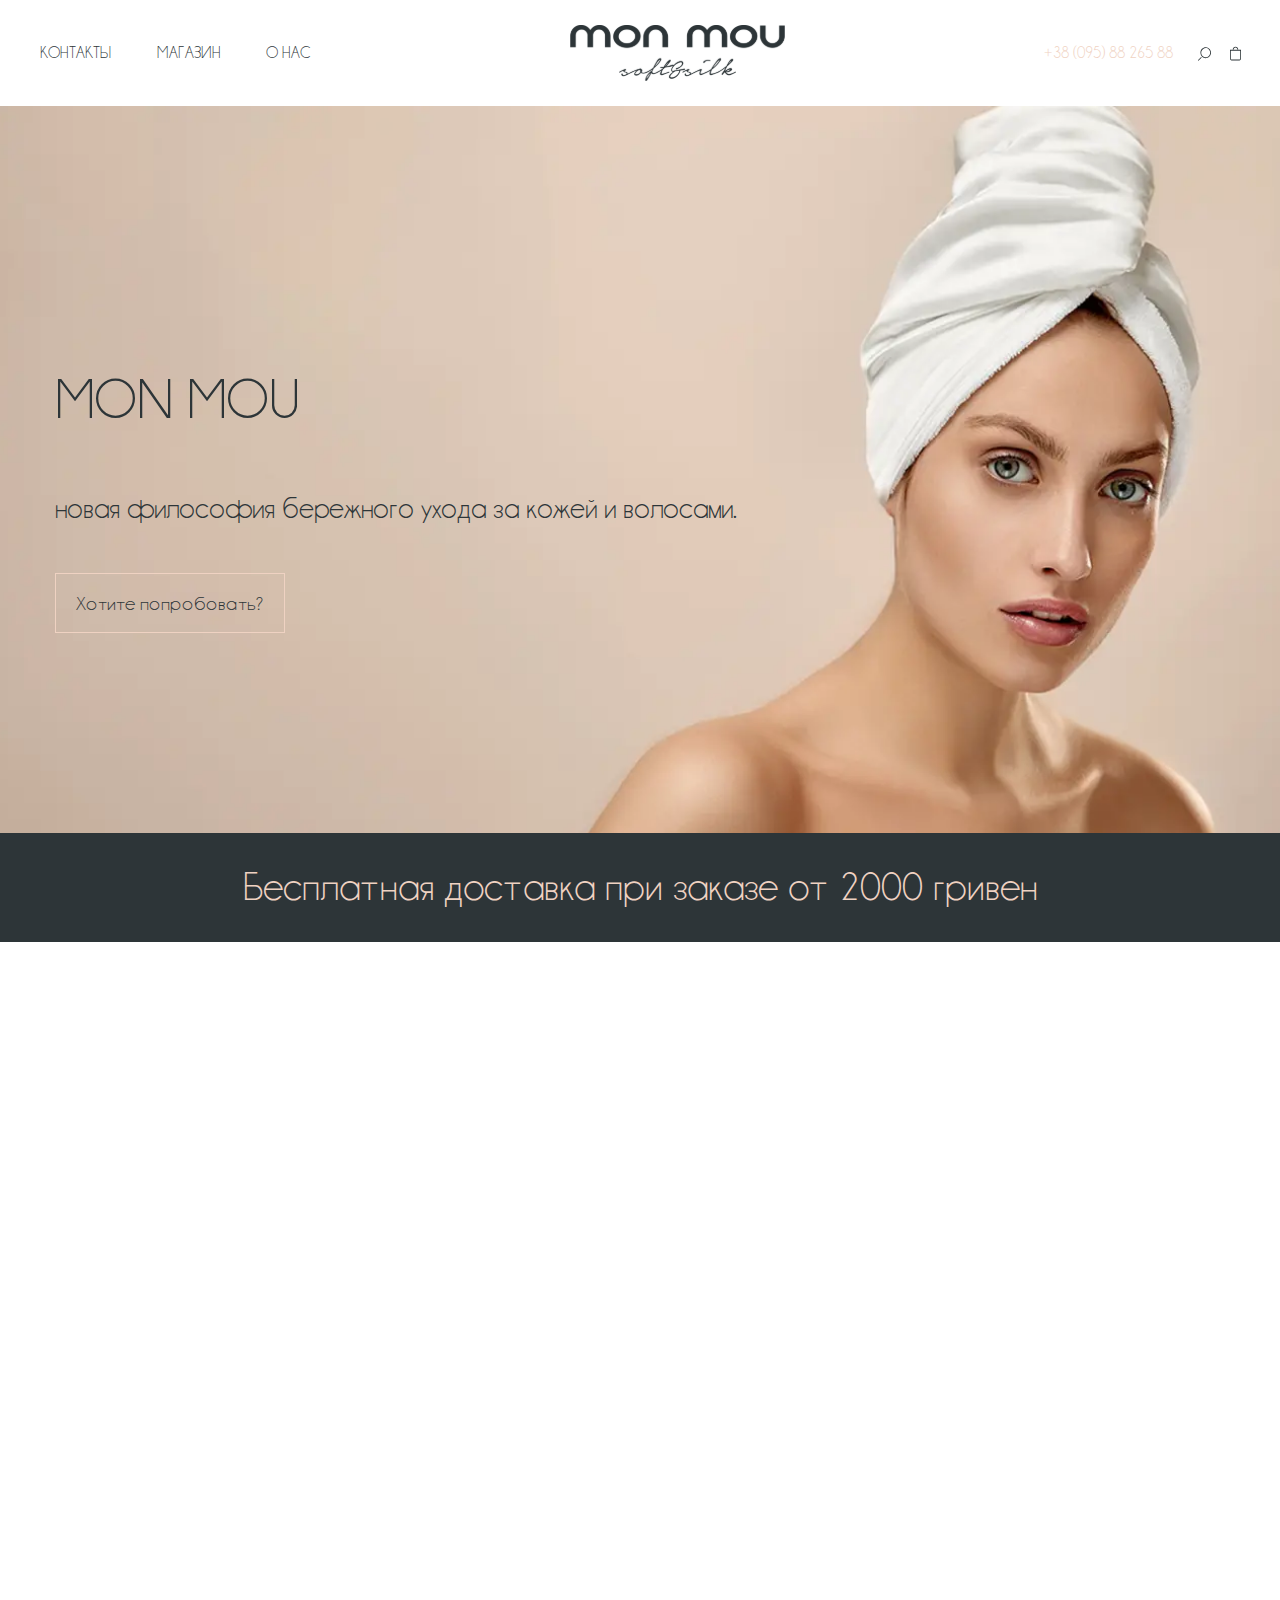
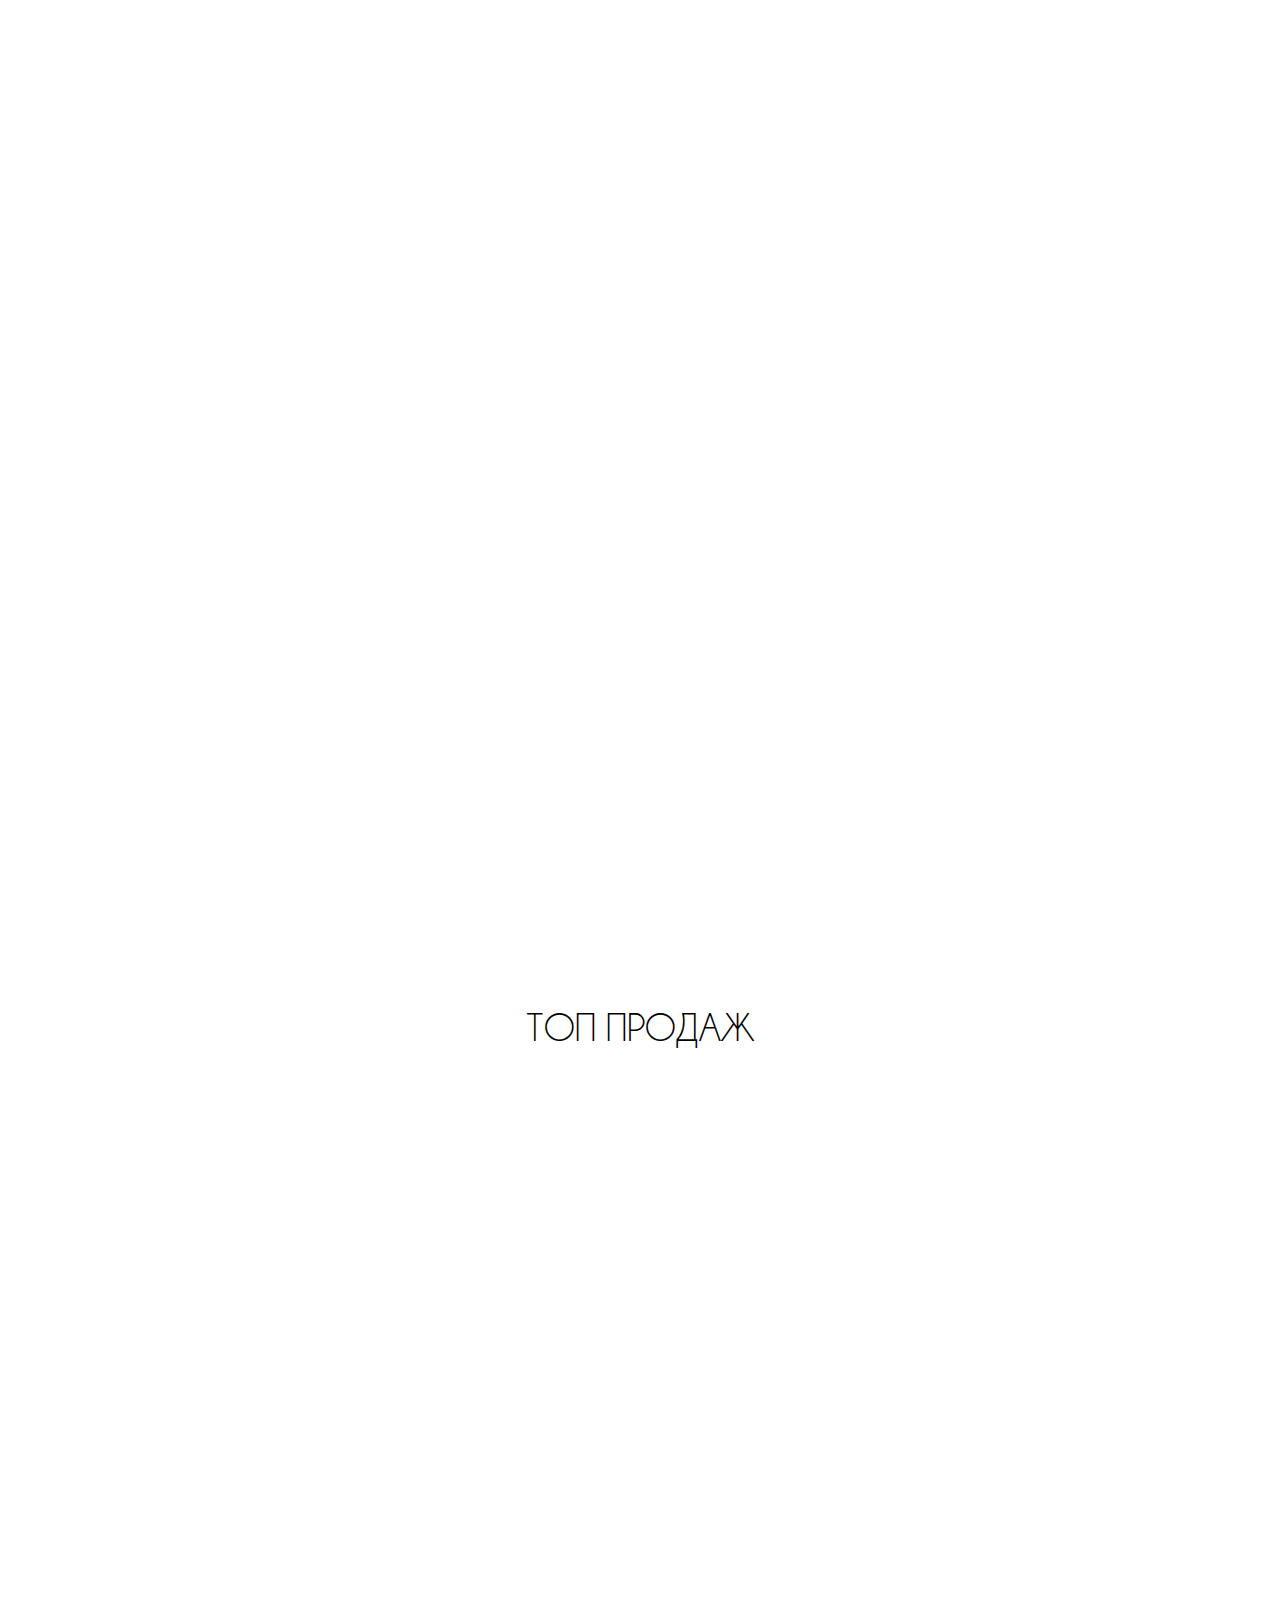
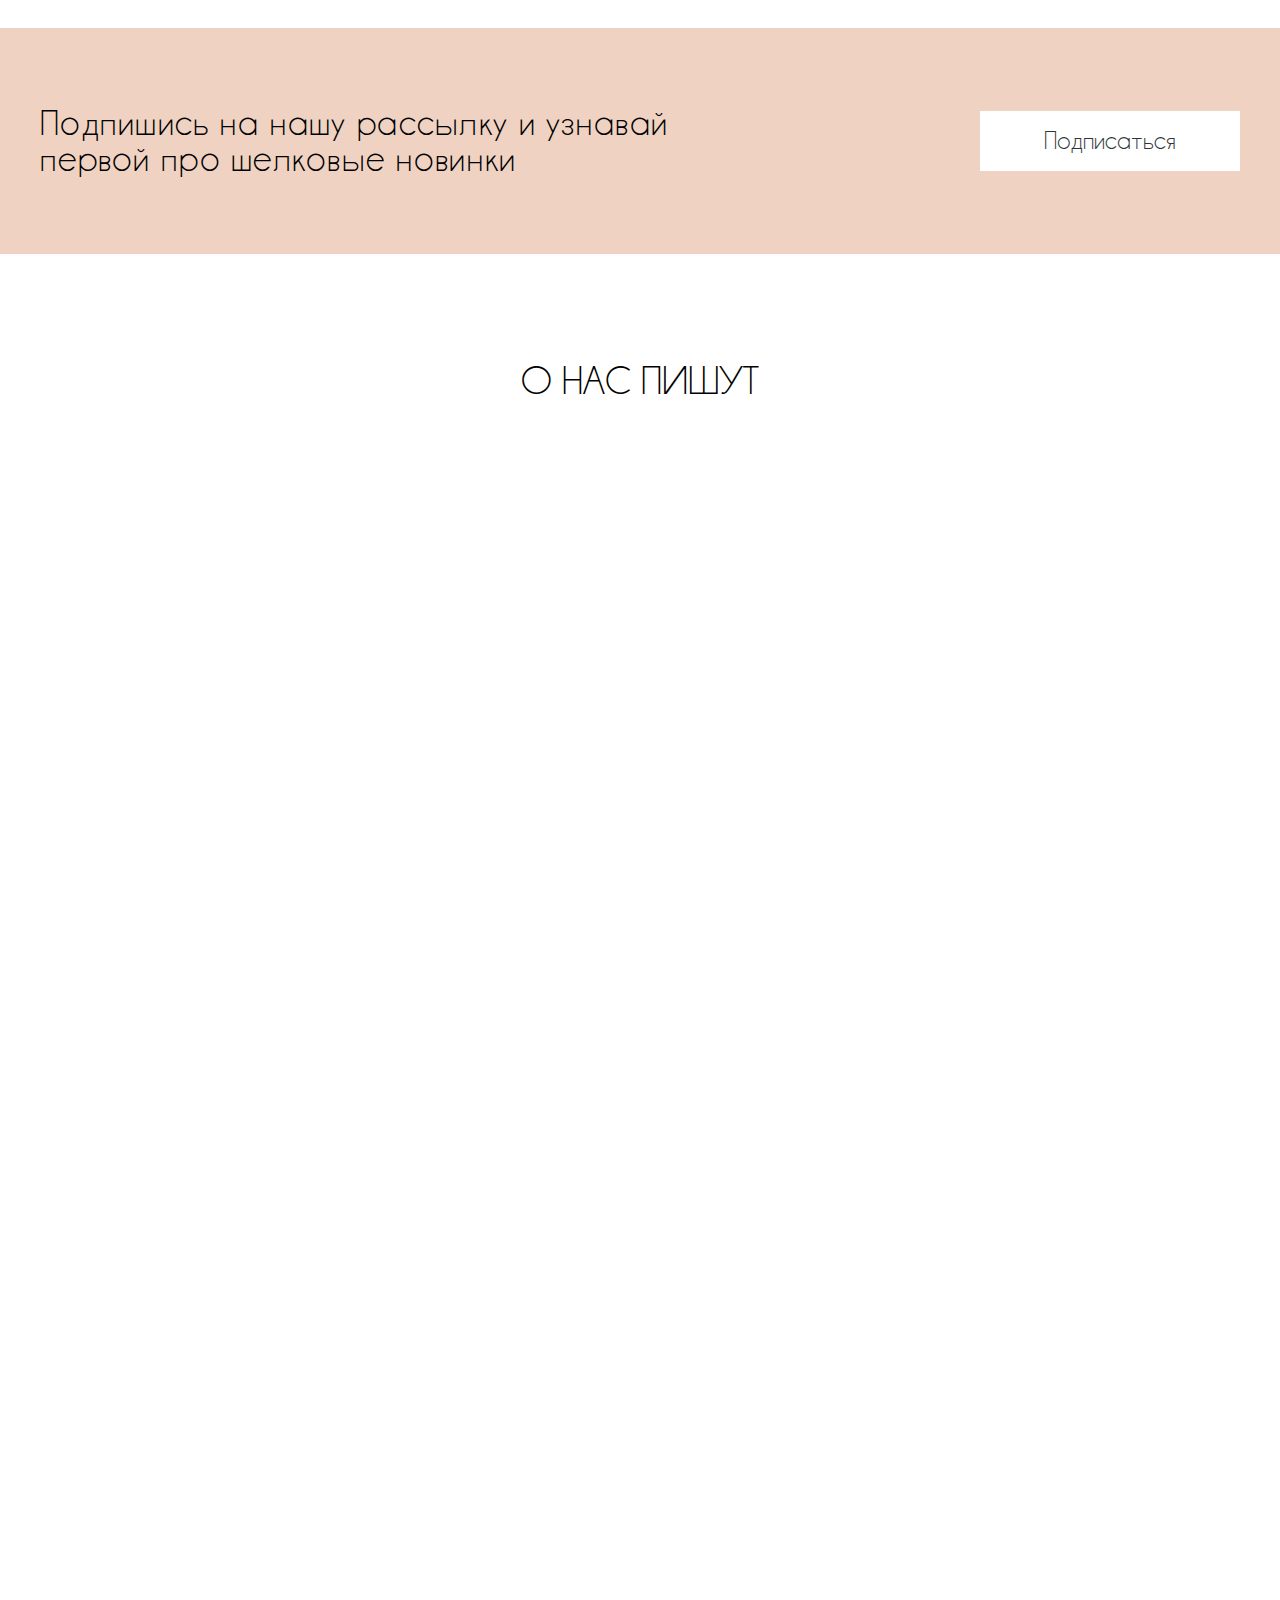
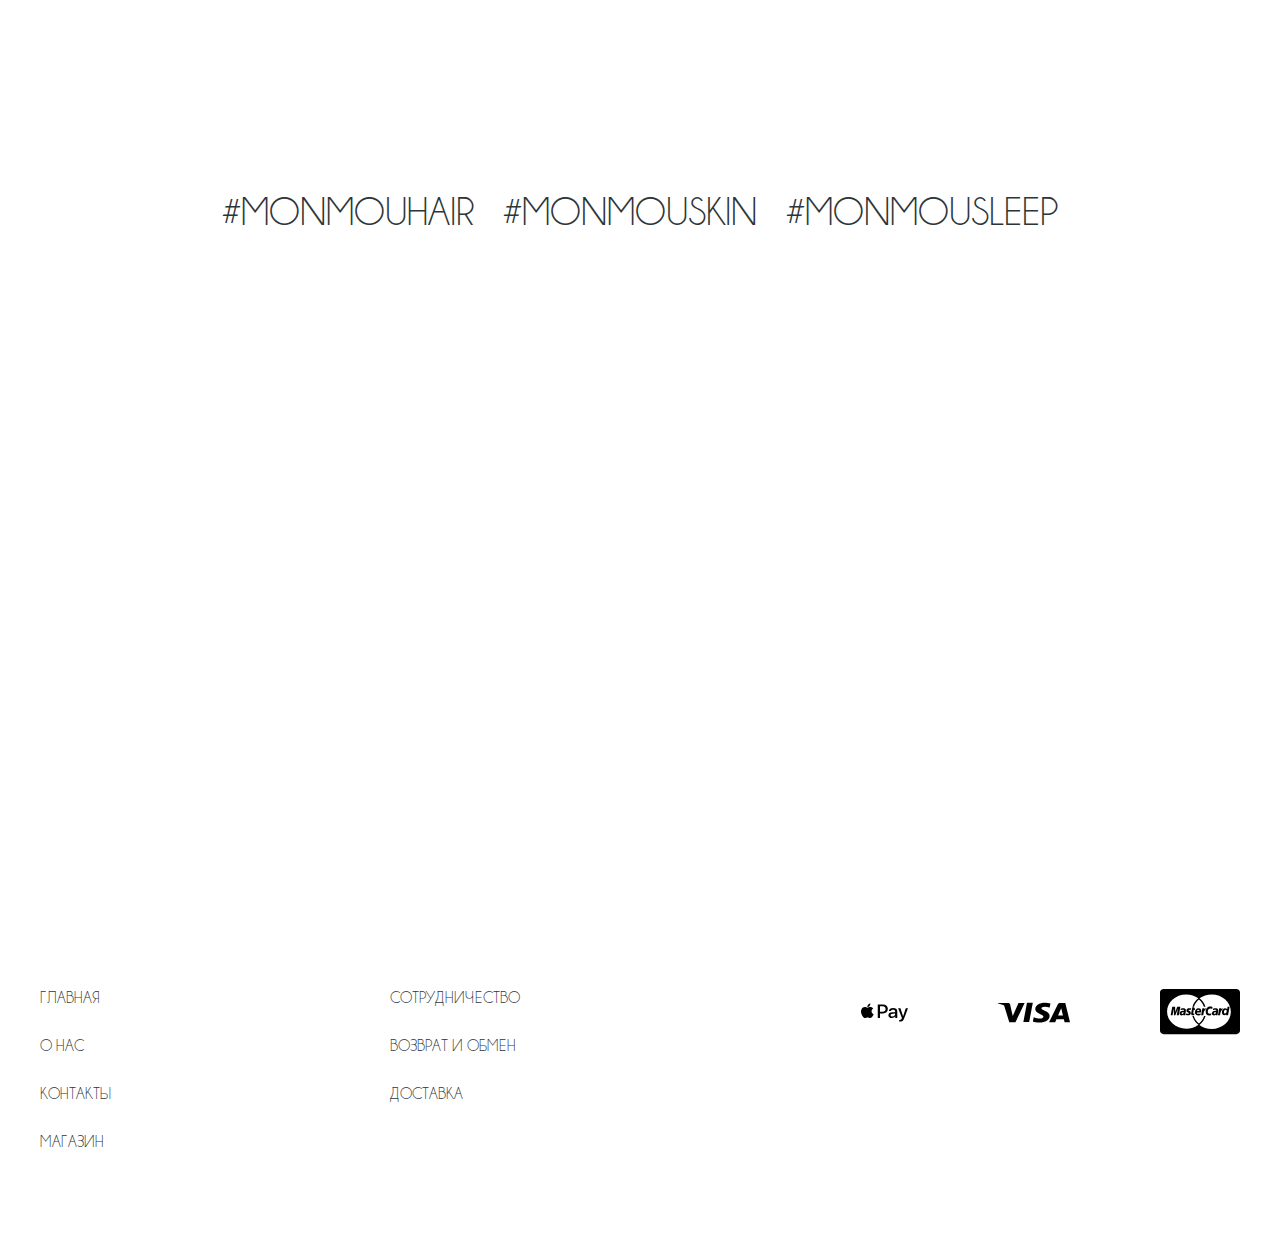
<file: title.html>
<!DOCTYPE html>
<html lang="ru">

<head>
	<title>MON MOU</title>
	<meta charset="UTF-8">
	<meta name="format-detection" content="telephone=no">
	<!-- <style>body{opacity: 0;}</style> -->
	<link rel="stylesheet" href="css/style.min.css?_v=20220330181906">
	<link rel="shortcut icon" href="favicon.ico">
	<!-- <meta name="robots" content="noindex, nofollow"> -->
	<meta name="viewport" content="width=device-width, initial-scale=1.0">
</head>

<body>
	<div class="wrapper">
		<header class="header">
			<div class="header__container">
				<div class="header__menu menu">
					<button type="button" class="menu__icon icon-menu"><span></span></button>
					<nav class="menu__body">
						<ul class="menu__list">
							<li class="menu__item"><a class="menu__link" href="#">КОНТАКТЫ</a></li>
							<li class="menu__item"><a class="menu__link" href="#">МАГАЗИН</a></li>
							<li class="menu__item"><a class="menu__link" href="#">О НАС</a></li>
						</ul>
					</nav>

					<a class="menu-logo" href="#"><img src="img/icons/logo.svg" alt="logo"></a>
					<nav class="navigation-header">
						<a href="tel:+380958826588" class="phone-header">+38 (095) 88 265 88</a>
						<ul class="cart-header">
							<li class="cart-header__item"><a href="#" class="cart-header__link"><img src="img/icons/search.svg" alt=""></a></li>
							<li class="cart-header__item"><a href="#" class="cart-header__link"><img src="img/icons/bag.svg" alt=""></a></li>
						</ul>
					</nav>
				</div>
			</div>

		</header>



		<main class="page">
			<div class="front-list ">
				<div class="front-block__container">
					<div data-scroll="120" data-scroll-show="1500" class="front-list__container _header-scroll _header-show">
						<div class="front-list__box">
							<div class="front-list__title">MON MOU </div>
							<div class="front-list__paragraph">новая философия бережного ухода за кожей и волосами.</div>
							<button class="front-list__button">Хотите попробовать?</button>
						</div>
					</div>
				</div>
				<div class="free-delivery__block">
					Бесплатная доставка при заказе от 2000 гривен
				</div>
			</div>
			<section class="product__container">
				<div class="product-content">
					<div data-scroll data-watch data-watch-threshold="0.3" data-watch-once class="wrapper-box box">
						<picture><source srcset="img/mainpage/product/towel.webp" type="image/webp"><img class="wrapper__img" src="img/mainpage/product/towel.png" alt="towel"></picture>
						<div class="wrapper-content__box">
							<p class="wrapper__paragraph">ПОЛОТЕНЦЕ С НАТУРАЛЬНЫМ ШЕЛКОМ</p>
						</div>
					</div>
					<div data-scroll data-watch data-watch-threshold="0.3" data-watch-once class="wrapper-box box">
						<picture><source srcset="img/mainpage/product/pillow.webp" type="image/webp"><img class="wrapper__img" src="img/mainpage/product/pillow.png" alt="pillow"></picture>
						<div class="wrapper-content__box">
							<p class="wrapper__paragraph">Lorem ipsum dolor sit amet </p>
						</div>
					</div>
				</div>
				<div data-scroll data-watch data-watch-threshold="0.5" data-watch-once class="product-content__bg">
					<picture><source srcset="img/mainpage/foto3.webp" type="image/webp"><img src="img/mainpage/foto3.png" alt=""></picture>
				</div>
			</section>

			<div class="slider__container">
				<div class="top-sales__main-title title-content">
					ТОП ПРОДАЖ
				</div>
				<div data-scroll data-watch data-watch-threshold="0.5" data-watch-once class="top-sales__slider swiper">
					<div class="top-sales__wrapper swiper-wrapper">
						<div class="top-sales__slide swiper-slide">
							<picture><source srcset="img/mainpage/top-sales/product-1.webp" type="image/webp"><img class="top-sales__img" src="img/mainpage/top-sales/product-1.png" alt=""></picture>
							<div class="top-sales__box">
								<div class="top-sales__title">Полотенце с шелком для лица и шеи</div>
								<div class="top-sales__price">830 UAH</div>
							</div>
						</div>
						<div class="top-sales__slide swiper-slide">
							<picture><source srcset="img/mainpage/top-sales/product-2.webp" type="image/webp"><img class="top-sales__img" src="img/mainpage/top-sales/product-2.png" alt=""></picture>
							<div class="top-sales__box">
								<div class="top-sales__title">Объемная шелковая резинка для волос</div>
								<div class="top-sales__price">330 UAH</div>
							</div>
						</div>
						<div class="top-sales__slide swiper-slide top-sales__slide-pathended">
							<picture><source srcset="img/mainpage/top-sales/product-3.webp" type="image/webp"><img class="top-sales__img" src="img/mainpage/top-sales/product-3.png" alt=""></picture>
							<div class="top-sales__box">
								<div class="top-sales__title">Полотенце-тюрбан с шелком для волос</div>
								<div class="top-sales__price">990 UAH</div>
							</div>
						</div>
					</div>
					<div class="swiper-pagination"></div>
					<button type="button" class="swiper-button-prev"></button>
					<button type="button" class="swiper-button-next"></button>
					<div class="swiper-scrollbar"></div>
				</div>
			</div>

			<section class="mailing">
				<div class="mailing__container">
					<div class="mailing__paragraph">Подпишись на нашу рассылку и узнавай первой про шелковые новинки</div>
					<button type="button" class="mailing__button">Подписаться</button>
				</div>
			</section>

			<section class="magazine">
				<div data-da=".magazine-elle-content,991.98,0" class="magazine__main-title title-content"> о нас пишут</div>
				<div data-scroll data-watch data-watch-threshold="0.2" data-watch-once class="magazine__container">
					<div class="magazine-image__box">
						<picture><source srcset="img/mainpage/elle.webp" type="image/webp"><img class="magazine__img" src="img/mainpage/elle.png" alt="elle"></picture>
					</div>
					<div class="magazine-elle-content">
						<div class="magazine-about__box">
							<img class="magazine-about__img" src="img/icons/elle.svg" alt="elle logo">
							<p class="magazine-about__paragraph">Это, без преувеличения, уникальный продукт в beauty-индустрии, который предназначен для повышения комфорта в уходе за волосами и улучшения их состояния. Первая сторона полотенца называется Soft: она сделана из специальной махры и впитает лишнюю влагу всего за 3-5 минут. Использовать эту сторону создатели рекомендуют сразу после мытья головы. </p>
						</div>
						<div class="magazine-about__box">
							<img class="magazine-about__img" src="img/icons/beautyhub.svg" alt="beautyhub logo">
							<p class="magazine-about__paragraph">Украинский бренд MON MOU создал необычное полотенце-тюрбан для деликатной сушки волос, которое состоит из натурального шелка и махровой ткани. Главная задача бьюти-новинки — сделать уход за локонами комфортным для девушек и деликатным для самих волос. Полотенце-тюрбан подходит для любой длины волос, а также удобно фиксируется с помощью пуговицы. </p>
						</div>
					</div>
				</div>
			</section>
			<section class="instagram">
				<div class="instagram__container">
					<div class="hashtags__paragraph hashtags__paragraph-highest">#MONMOUSKIN</div>
					<div class="hashtags__title">
						<p class="hashtags__paragraph">#MONMOUHAIR </p>
						<p class="hashtags__paragraph hashtags__paragraph-hidden">#MONMOUSKIN </p>
						<p class="hashtags__paragraph">#MONMOUSLEEP</p>
					</div>
				</div>

				<div data-scroll data-watch data-watch-threshold="0.3" data-watch-once class="instagram-grid">
					<a style="order: 1" href="#" class="instagram-post__box">
						<picture><source srcset="img/mainpage/instagram/post-1.webp" type="image/webp"><img class="instagram-post__img" src="img/mainpage/instagram/post-1.png" alt="instagram post"></picture>
						<div class="instagram-logo__box">
							<img class="instagram-logo__hover" src="img/icons/inst-active.svg" alt="hover-logo">
						</div>
					</a>
					<a style="order: 2" href="#" class="instagram-post__box">
						<picture><source srcset="img/mainpage/instagram/post-2.webp" type="image/webp"><img class="instagram-post__img" src="img/mainpage/instagram/post-2.png" alt="instagram post"></picture>
						<div class="instagram-logo__box">
							<img class="instagram-logo__hover" src="img/icons/inst-active.svg" alt="hover-logo">
						</div>
					</a>
					<a style="order: 3" href="#" class="instagram-post__box">
						<picture><source srcset="img/mainpage/instagram/post-3.webp" type="image/webp"><img class="instagram-post__img" src="img/mainpage/instagram/post-3.png" alt="instagram post"></picture>
						<div class="instagram-logo__box">
							<img class="instagram-logo__hover" src="img/icons/inst-active.svg" alt="hover-logo">
						</div>
					</a>
					<a style="order: 4" href="#" class="instagram-post__box">
						<picture><source srcset="img/mainpage/instagram/post-4.webp" type="image/webp"><img class="instagram-post__img" src="img/mainpage/instagram/post-4.png" alt="instagram post"></picture>
						<div class="instagram-logo__box">
							<img class="instagram-logo__hover" src="img/icons/inst-active.svg" alt="hover-logo">
						</div>
					</a>
					<a style="order: 5" href="#" class="instagram-post__box">
						<picture><source srcset="img/mainpage/instagram/post-5.webp" type="image/webp"><img class="instagram-post__img" src="img/mainpage/instagram/post-5.png" alt="instagram post"></picture>
						<div class="instagram-logo__box">
							<img class="instagram-logo__hover" src="img/icons/inst-active.svg" alt="hover-logo">
						</div>
					</a>
					<a style="order: 6" href="#" class="instagram-post__box">
						<picture><source srcset="img/mainpage/instagram/post-6.webp" type="image/webp"><img class="instagram-post__img" src="img/mainpage/instagram/post-6.png" alt="instagram post"></picture>
						<div class="instagram-logo__box">
							<img class="instagram-logo__hover" src="img/icons/inst-active.svg" alt="hover-logo">
						</div>
					</a>
					<a style="order: 7" href="#" class="instagram-post__box">
						<picture><source srcset="img/mainpage/instagram/post-7.webp" type="image/webp"><img class="instagram-post__img" src="img/mainpage/instagram/post-7.png" alt="instagram post"></picture>
						<div class="instagram-logo__box">
							<img class="instagram-logo__hover" src="img/icons/inst-active.svg" alt="hover-logo">
						</div>
					</a>
					<a style="order: 8" href="#" class="instagram-post__box">
						<picture><source srcset="img/mainpage/instagram/post-8.webp" type="image/webp"><img class="instagram-post__img" src="img/mainpage/instagram/post-8.png" alt="instagram post"></picture>
						<div class="instagram-logo__box">
							<img class="instagram-logo__hover" src="img/icons/inst-active.svg" alt="hover-logo">
						</div>
					</a>
					<a style="order: 9" href="#" class="instagram-post__box">
						<picture><source srcset="img/mainpage/instagram/post-9.webp" type="image/webp"><img class="instagram-post__img" src="img/mainpage/instagram/post-9.png" alt="instagram post"></picture>
						<div class="instagram-logo__box">
							<img class="instagram-logo__hover" src="img/icons/inst-active.svg" alt="hover-logo">
						</div>
					</a>
					<a style="order: 10" class="instagram-post__box">
						<picture><source srcset="img/mainpage/instagram/post-10.webp" type="image/webp"><img class="instagram-post__img" src="img/mainpage/instagram/post-10.png" alt="instagram post"></picture>
						<div class="instagram-logo__box">
							<img class="instagram-logo__hover" src="img/icons/inst-active.svg" alt="hover-logo">
						</div>
					</a>
				</div>
			</section>

		</main>
		<footer class="footer">
			<div class="footer__container">
				<nav class="footer__navigation">
					<ul class="footer__list">
						<li class="footer__item"><a href="#" class="footer__link">Главная</a></li>
						<li class="footer__item"><a href="#" class="footer__link">О нас</a></li>
						<li class="footer__item"><a href="#" class="footer__link">Контакты</a></li>
						<li class="footer__item"><a href="#" class="footer__link">магазин</a></li>
					</ul>
					<ul class="footer__list">
						<li class="footer__item"><a href="#" class="footer__link">сотрудничество</a></li>
						<li class="footer__item"><a href="#" class="footer__link">возврат и обмен</a></li>
						<li class="footer__item"><a href="#" class="footer__link">доставка</a></li>
					</ul>
				</nav>
				<div class="footer-payment">
					<ul class="footer-payment__list">
						<li class="footer-payment__item"><img src="img/icons/apple-pay.svg" alt="apple pay"></li>
						<li class="footer-payment__item"><img src="img/icons/visa.svg" alt="visa"></li>
						<li class="footer-payment__item"><img src="img/icons/mastercard.svg" alt="mastercard"></li>
					</ul>
				</div>
			</div>
		</footer>
	</div>
	<!-- 
<div id="popup" aria-hidden="true" class="popup">
	<div class="popup__wrapper">
		<div class="popup__content">
			<button data-close type="button" class="popup__close">Закрыть</button>
			<div class="popup__text">
			</div>
		</div>
	</div>
</div>
 -->

	<script src="js/app.min.js?_v=20220330181906"></script>
</body>

</html>
</file>
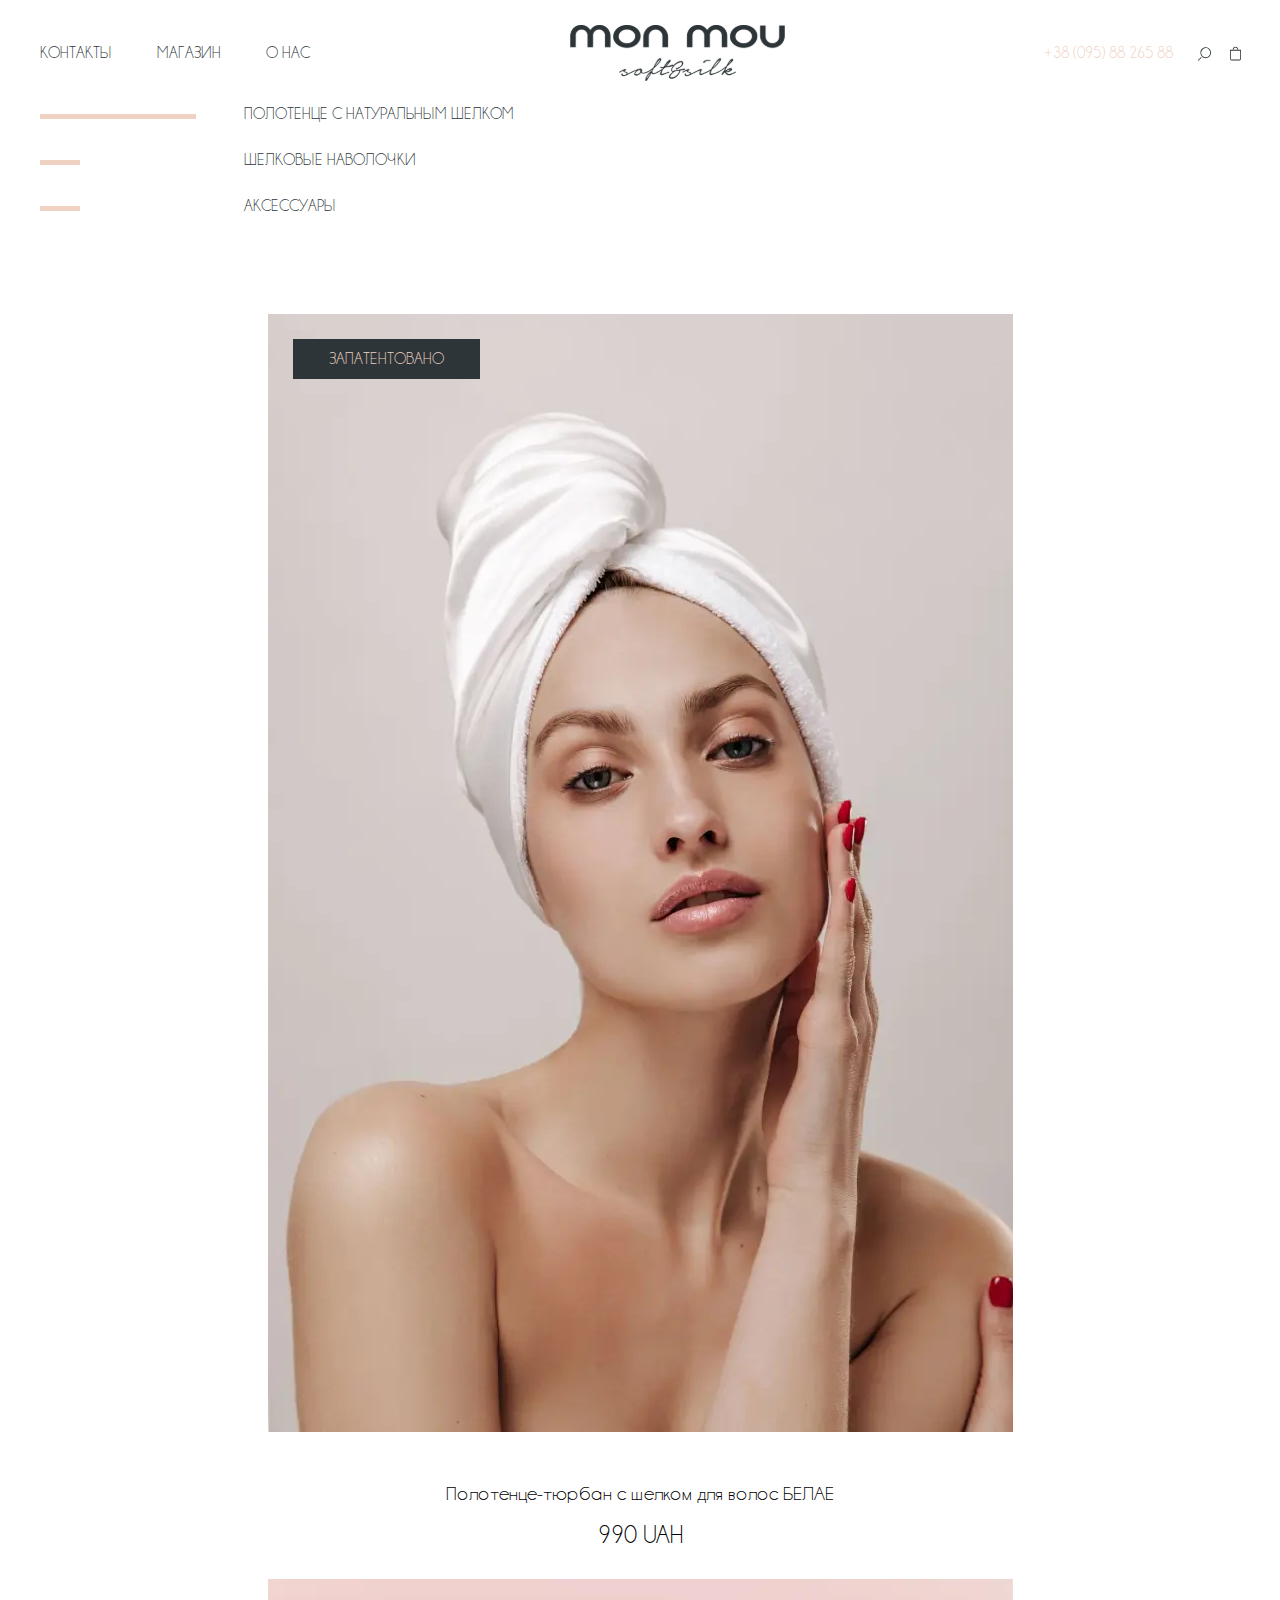
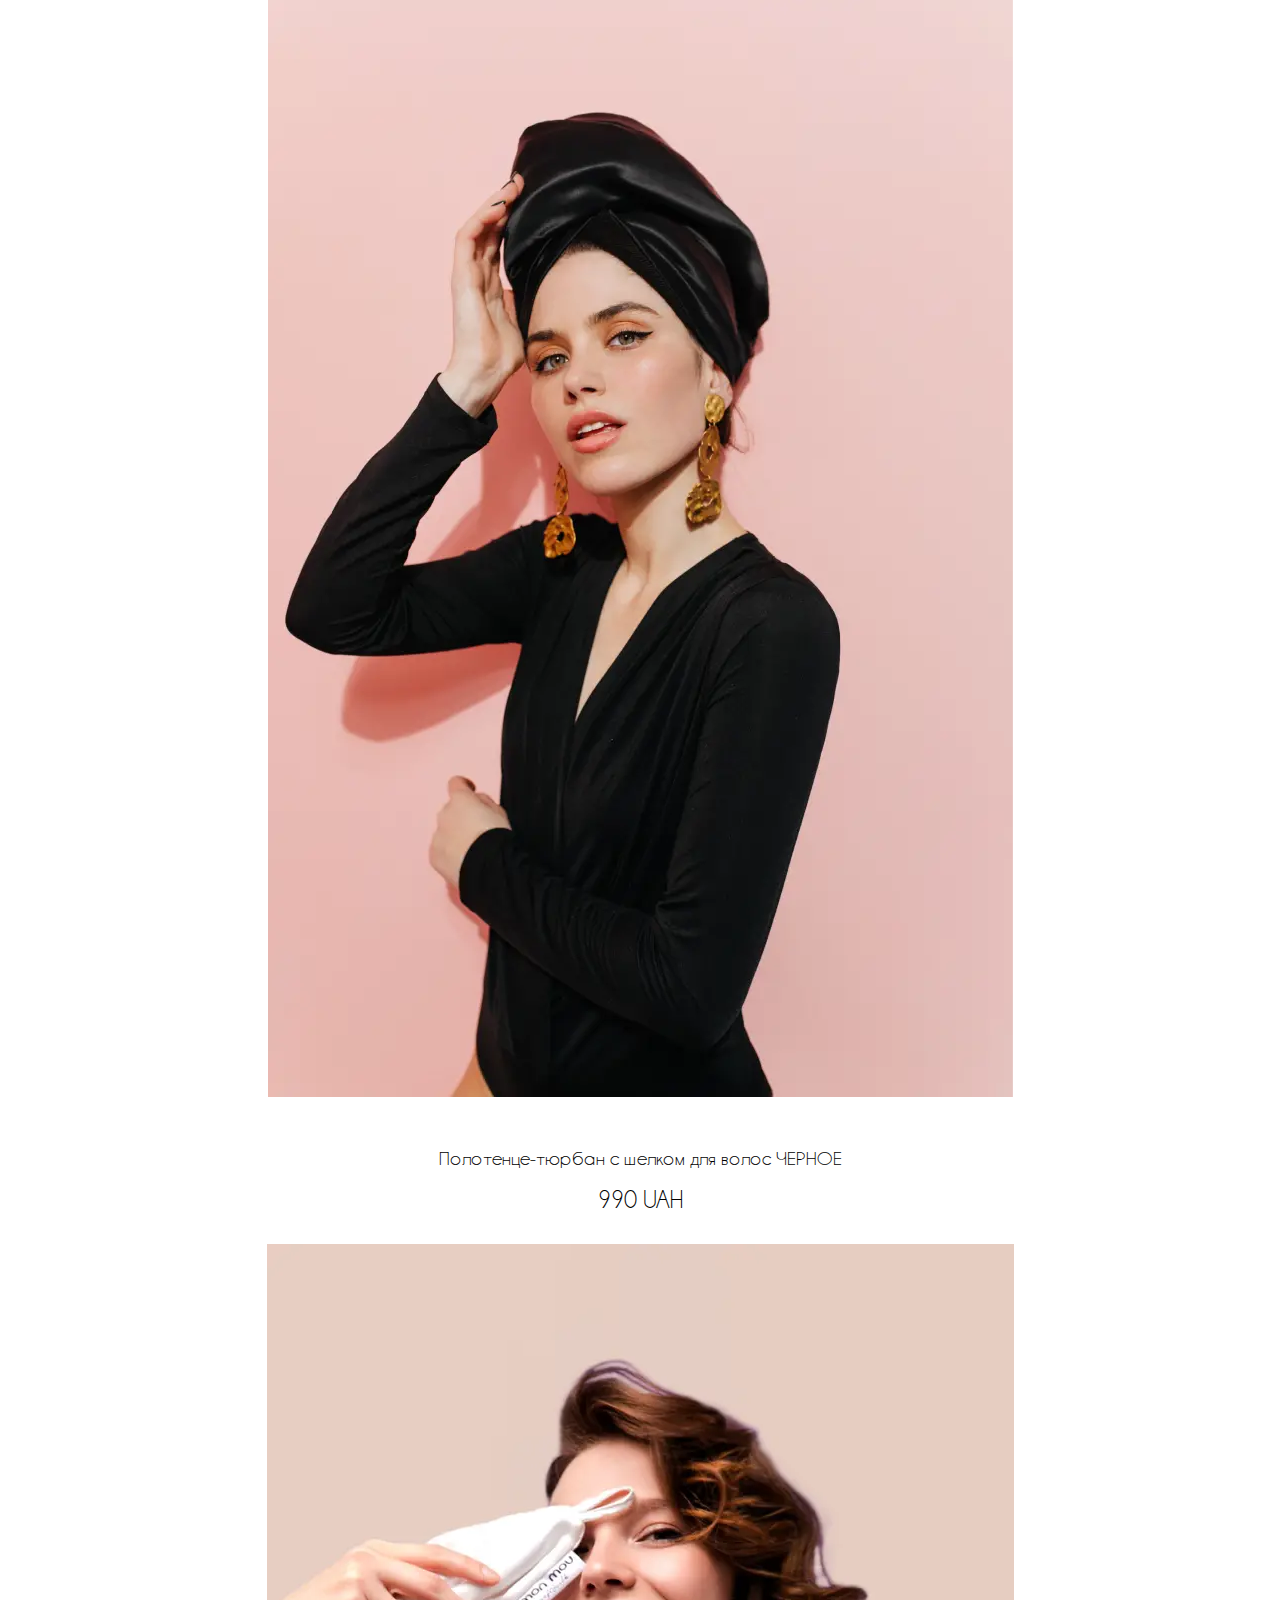
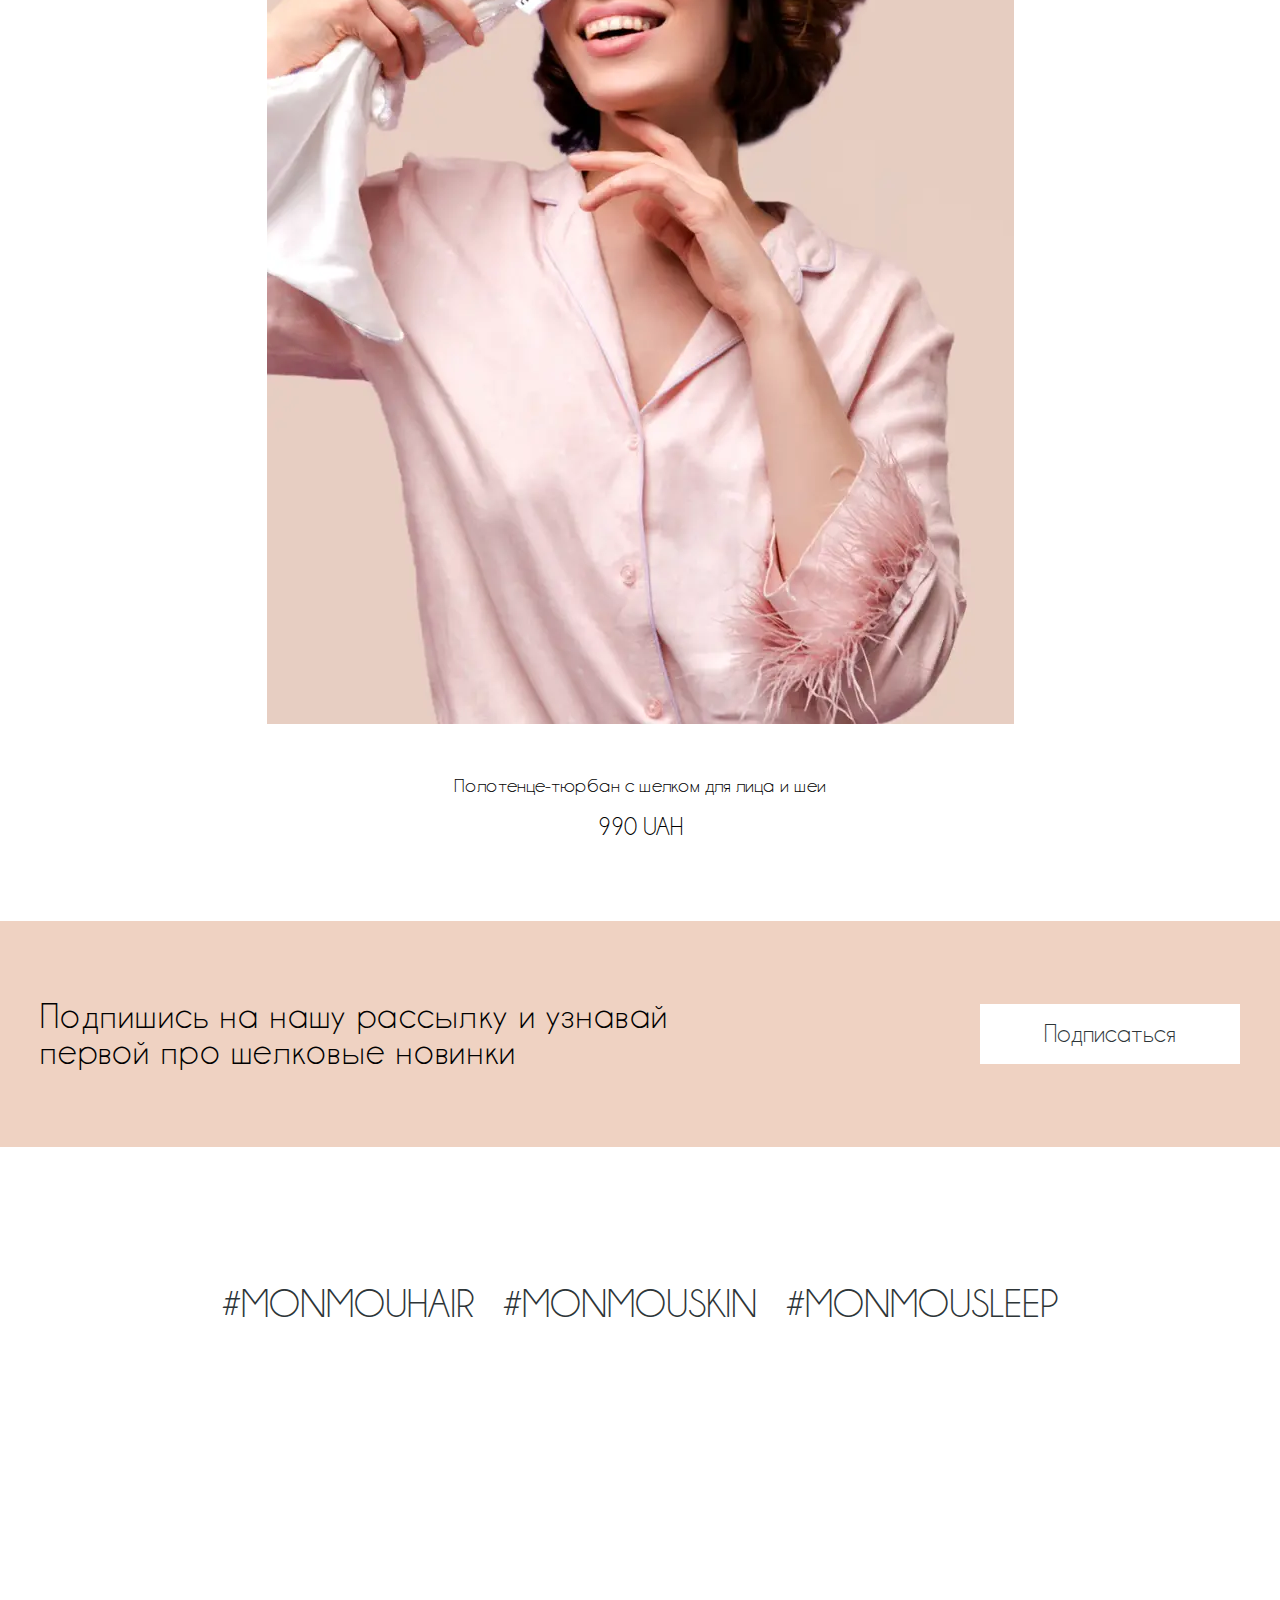
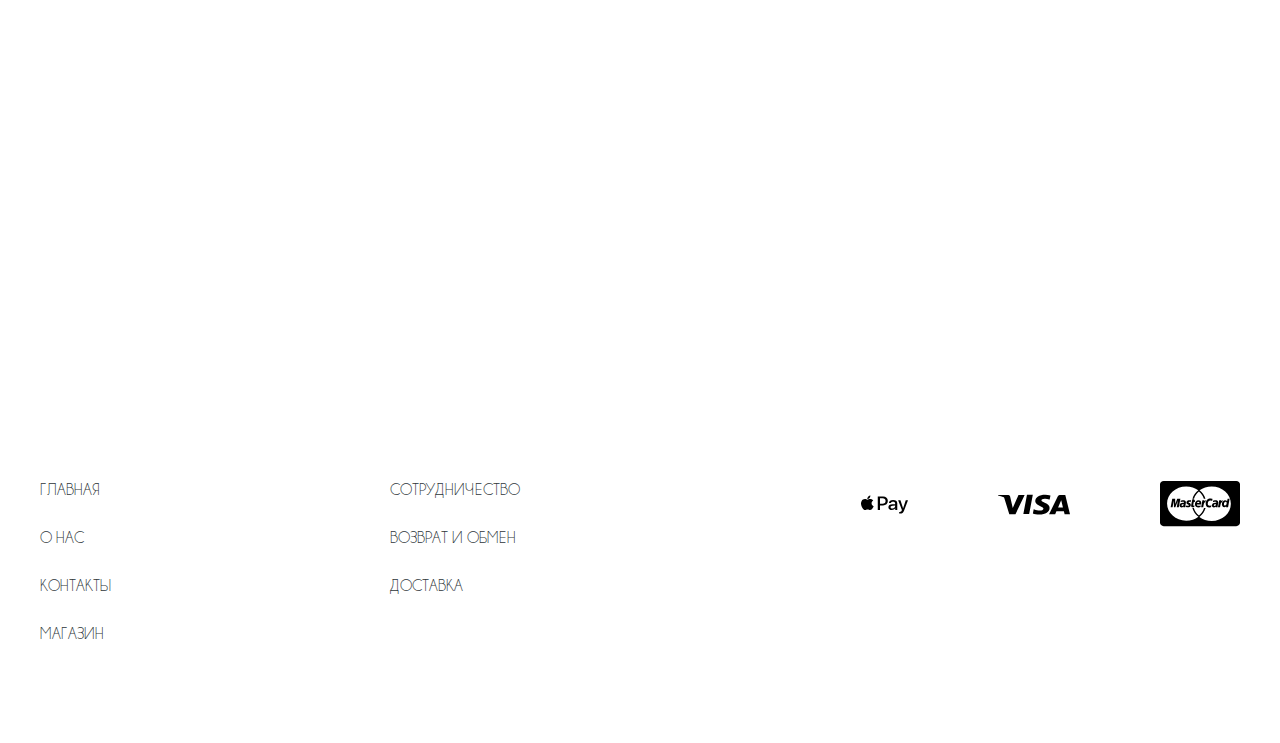
<file: towel.html>
<!DOCTYPE html>
<html lang="ru">

<head>
	<title>Silk towel</title>
	<meta charset="UTF-8">
	<meta name="format-detection" content="telephone=no">
	<!-- <style>body{opacity: 0;}</style> -->
	<link rel="stylesheet" href="css/style.min.css?_v=20220330181906">
	<link rel="shortcut icon" href="favicon.ico">
	<!-- <meta name="robots" content="noindex, nofollow"> -->
	<meta name="viewport" content="width=device-width, initial-scale=1.0">
</head>

<body>
	<div class="wrapper">
		<header class="header">
			<div class="header__container">
				<div class="header__menu menu">
					<button type="button" class="menu__icon icon-menu"><span></span></button>
					<nav class="menu__body">
						<ul class="menu__list">
							<li class="menu__item"><a class="menu__link" href="#">КОНТАКТЫ</a></li>
							<li class="menu__item"><a class="menu__link" href="#">МАГАЗИН</a></li>
							<li class="menu__item"><a class="menu__link" href="#">О НАС</a></li>
						</ul>
					</nav>

					<a class="menu-logo" href="#"><img src="img/icons/logo.svg" alt="logo"></a>
					<nav class="navigation-header">
						<a href="tel:+380958826588" class="phone-header">+38 (095) 88 265 88</a>
						<ul class="cart-header">
							<li class="cart-header__item"><a href="#" class="cart-header__link"><img src="img/icons/search.svg" alt=""></a></li>
							<li class="cart-header__item"><a href="#" class="cart-header__link"><img src="img/icons/bag.svg" alt=""></a></li>
						</ul>
					</nav>
				</div>
			</div>

		</header>



		<main class="page">
			<div class="breadcrumbs__container">
				<nav class="breadcrumbs__nav">
					<ul class="breadcrumbs__item">
						<li class="breadcrumbs__list"><span class="_active"></span><a href="#" class="breadcrumbs__link">ПОЛОТЕНЦЕ С НАТУРАЛЬНЫМ ШЕЛКОМ</a></li>
						<li class="breadcrumbs__list"><span></span><a href="#" class="breadcrumbs__link">ШЕЛКОВЫЕ НАВОЛОЧКИ</a></li>
						<li class="breadcrumbs__list"><span></span><a href="#" class="breadcrumbs__link">АКСЕССУАРЫ</a></li>
					</ul>
				</nav>
			</div>
			<div class="towel-product__content">
				<div class="towel-product">
					<div class="towel-product__box towel-product__box-patented">
						<picture><source srcset="img/mainpage/product/towel11.webp" type="image/webp"><img class="towel-product__img-product" src="img/mainpage/product/towel11.png" alt=""></picture>
						<div class="towel-product__price">
							<div class="towel-product__price-name product__price-name">Полотенце-тюрбан с шелком для волос БЕЛАЕ</div>
							<div class="towel-product__price-cost product__price-cost">990 UAH</div>
						</div>
					</div>
					<div class="towel-product__box">
						<picture><source srcset="img/mainpage/product/towel12.webp" type="image/webp"><img class="towel-product__img-product" src="img/mainpage/product/towel12.png" alt=""></picture>
						<div class="towel-product__price">
							<div class="towel-product__price-name product__price-name">Полотенце-тюрбан с шелком для волос ЧЕРНОЕ</div>
							<div class="towel-product__price-cost product__price-cost">990 UAH</div>
						</div>
					</div>
					<div class="towel-product__box">
						<picture><source srcset="img/mainpage/product/towel13.webp" type="image/webp"><img class="towel-product__img-product" src="img/mainpage/product/towel13.png" alt=""></picture>
						<div class="towel-product__price">
							<div class="towel-product__price-name product__price-name">Полотенце-тюрбан с шелком для лица и шеи</div>
							<div class="towel-product__price-cost product__price-cost">990 UAH</div>
						</div>
					</div>
				</div>
			</div>
			<section class="mailing">
				<div class="mailing__container">
					<div class="mailing__paragraph">Подпишись на нашу рассылку и узнавай первой про шелковые новинки</div>
					<button type="button" class="mailing__button">Подписаться</button>
				</div>
			</section>
			<section class="instagram">
				<div class="instagram__container">
					<div class="hashtags__paragraph hashtags__paragraph-highest">#MONMOUSKIN</div>
					<div class="hashtags__title">
						<p class="hashtags__paragraph">#MONMOUHAIR </p>
						<p class="hashtags__paragraph hashtags__paragraph-hidden">#MONMOUSKIN </p>
						<p class="hashtags__paragraph">#MONMOUSLEEP</p>
					</div>
				</div>

				<div data-scroll data-watch data-watch-threshold="0.3" data-watch-once class="instagram-grid">
					<a style="order: 1" href="#" class="instagram-post__box">
						<picture><source srcset="img/mainpage/instagram/post-1.webp" type="image/webp"><img class="instagram-post__img" src="img/mainpage/instagram/post-1.png" alt="instagram post"></picture>
						<div class="instagram-logo__box">
							<img class="instagram-logo__hover" src="img/icons/inst-active.svg" alt="hover-logo">
						</div>
					</a>
					<a style="order: 2" href="#" class="instagram-post__box">
						<picture><source srcset="img/mainpage/instagram/post-2.webp" type="image/webp"><img class="instagram-post__img" src="img/mainpage/instagram/post-2.png" alt="instagram post"></picture>
						<div class="instagram-logo__box">
							<img class="instagram-logo__hover" src="img/icons/inst-active.svg" alt="hover-logo">
						</div>
					</a>
					<a style="order: 3" href="#" class="instagram-post__box">
						<picture><source srcset="img/mainpage/instagram/post-3.webp" type="image/webp"><img class="instagram-post__img" src="img/mainpage/instagram/post-3.png" alt="instagram post"></picture>
						<div class="instagram-logo__box">
							<img class="instagram-logo__hover" src="img/icons/inst-active.svg" alt="hover-logo">
						</div>
					</a>
					<a style="order: 4" href="#" class="instagram-post__box">
						<picture><source srcset="img/mainpage/instagram/post-4.webp" type="image/webp"><img class="instagram-post__img" src="img/mainpage/instagram/post-4.png" alt="instagram post"></picture>
						<div class="instagram-logo__box">
							<img class="instagram-logo__hover" src="img/icons/inst-active.svg" alt="hover-logo">
						</div>
					</a>
					<a style="order: 5" href="#" class="instagram-post__box">
						<picture><source srcset="img/mainpage/instagram/post-5.webp" type="image/webp"><img class="instagram-post__img" src="img/mainpage/instagram/post-5.png" alt="instagram post"></picture>
						<div class="instagram-logo__box">
							<img class="instagram-logo__hover" src="img/icons/inst-active.svg" alt="hover-logo">
						</div>
					</a>
					<a style="order: 6" href="#" class="instagram-post__box">
						<picture><source srcset="img/mainpage/instagram/post-6.webp" type="image/webp"><img class="instagram-post__img" src="img/mainpage/instagram/post-6.png" alt="instagram post"></picture>
						<div class="instagram-logo__box">
							<img class="instagram-logo__hover" src="img/icons/inst-active.svg" alt="hover-logo">
						</div>
					</a>
					<a style="order: 7" href="#" class="instagram-post__box">
						<picture><source srcset="img/mainpage/instagram/post-7.webp" type="image/webp"><img class="instagram-post__img" src="img/mainpage/instagram/post-7.png" alt="instagram post"></picture>
						<div class="instagram-logo__box">
							<img class="instagram-logo__hover" src="img/icons/inst-active.svg" alt="hover-logo">
						</div>
					</a>
					<a style="order: 8" href="#" class="instagram-post__box">
						<picture><source srcset="img/mainpage/instagram/post-8.webp" type="image/webp"><img class="instagram-post__img" src="img/mainpage/instagram/post-8.png" alt="instagram post"></picture>
						<div class="instagram-logo__box">
							<img class="instagram-logo__hover" src="img/icons/inst-active.svg" alt="hover-logo">
						</div>
					</a>
					<a style="order: 9" href="#" class="instagram-post__box">
						<picture><source srcset="img/mainpage/instagram/post-9.webp" type="image/webp"><img class="instagram-post__img" src="img/mainpage/instagram/post-9.png" alt="instagram post"></picture>
						<div class="instagram-logo__box">
							<img class="instagram-logo__hover" src="img/icons/inst-active.svg" alt="hover-logo">
						</div>
					</a>
					<a style="order: 10" class="instagram-post__box">
						<picture><source srcset="img/mainpage/instagram/post-10.webp" type="image/webp"><img class="instagram-post__img" src="img/mainpage/instagram/post-10.png" alt="instagram post"></picture>
						<div class="instagram-logo__box">
							<img class="instagram-logo__hover" src="img/icons/inst-active.svg" alt="hover-logo">
						</div>
					</a>
				</div>
			</section>

		</main>
		<footer class="footer">
			<div class="footer__container">
				<nav class="footer__navigation">
					<ul class="footer__list">
						<li class="footer__item"><a href="#" class="footer__link">Главная</a></li>
						<li class="footer__item"><a href="#" class="footer__link">О нас</a></li>
						<li class="footer__item"><a href="#" class="footer__link">Контакты</a></li>
						<li class="footer__item"><a href="#" class="footer__link">магазин</a></li>
					</ul>
					<ul class="footer__list">
						<li class="footer__item"><a href="#" class="footer__link">сотрудничество</a></li>
						<li class="footer__item"><a href="#" class="footer__link">возврат и обмен</a></li>
						<li class="footer__item"><a href="#" class="footer__link">доставка</a></li>
					</ul>
				</nav>
				<div class="footer-payment">
					<ul class="footer-payment__list">
						<li class="footer-payment__item"><img src="img/icons/apple-pay.svg" alt="apple pay"></li>
						<li class="footer-payment__item"><img src="img/icons/visa.svg" alt="visa"></li>
						<li class="footer-payment__item"><img src="img/icons/mastercard.svg" alt="mastercard"></li>
					</ul>
				</div>
			</div>
		</footer>
	</div>
	<!-- 
<div id="popup" aria-hidden="true" class="popup">
	<div class="popup__wrapper">
		<div class="popup__content">
			<button data-close type="button" class="popup__close">Закрыть</button>
			<div class="popup__text">
			</div>
		</div>
	</div>
</div>
 -->

	<script src="js/app.min.js?_v=20220330181906"></script>
</body>

</html>
</file>
<file: css/style.min.css>
@charset "UTF-8";@font-face{font-family:Champagne Limousines;font-display:swap;src:url("../fonts/Champagne & Limousines.woff2") format("woff2"),url("../fonts/Champagne & Limousines.woff") format("woff");font-weight:400;font-style:normal}[class*=_icon-]:before{font-family:icons;font-style:normal;font-weight:400;font-variant:normal;text-transform:none;line-height:1;-webkit-font-smoothing:antialiased;-moz-osx-font-smoothing:grayscale}[class*=_icon-]:before{display:block}*{padding:0;margin:0;border:0}*,:after,:before{-webkit-box-sizing:border-box;box-sizing:border-box}body,html{height:100%;min-width:320px}body{color:#2d3538;line-height:1;font-family:Champagne Limousines;font-size:1rem;-ms-text-size-adjust:100%;-moz-text-size-adjust:100%;-webkit-text-size-adjust:100%;-webkit-font-smoothing:antialiased;-moz-osx-font-smoothing:grayscale}button,input,textarea{font-family:Champagne Limousines;font-size:inherit}button{cursor:pointer;color:inherit;background-color:inherit}a{color:inherit}a:link,a:visited{text-decoration:none}a:hover{text-decoration:none}ul li{list-style:none}img{vertical-align:top}h1,h2,h3,h4,h5,h6{font-weight:inherit;font-size:inherit}.lock body{overflow:hidden;-ms-touch-action:none;touch-action:none}.wrapper{min-height:100%;display:-webkit-box;display:-ms-flexbox;display:flex;-webkit-box-orient:vertical;-webkit-box-direction:normal;-ms-flex-direction:column;flex-direction:column;overflow:hidden}.wrapper>main{-webkit-box-flex:1;-ms-flex:1 1 auto;flex:1 1 auto}.wrapper>*{min-width:0}[class*=__container]{max-width:75rem;-webkit-box-sizing:content-box;box-sizing:content-box;margin:0 auto;padding:0 .9375rem}[class*=-ibg]{position:relative}[class*=-ibg] img{position:absolute;width:100%;height:100%;top:0;left:0;-o-object-fit:cover;object-fit:cover}[class*=-ibg_contain] img{-o-object-fit:contain;object-fit:contain}.title-content{color:#000;letter-spacing:8%;text-transform:uppercase;line-height:1.3529411765;text-align:center}@supports (font-size:clamp(1.875rem ,1.6552197802rem + 1.0989010989vw ,2.5rem)){.title-content{font-size:clamp(1.875rem ,1.6552197802rem + 1.0989010989vw ,2.5rem)}}@supports not (font-size:clamp(1.875rem ,1.6552197802rem + 1.0989010989vw ,2.5rem)){.title-content{font-size:calc(1.875rem + .625 * (100vw - 20rem)/ 56.875)}}.__button{-webkit-transition:.5s ease;-o-transition:.5s ease;transition:.5s ease}.about-us__paragraph{font-size:18px;font-weight:400;line-height:27px}.product__price-name{line-height:1.15;font-weight:400}@supports (font-size:clamp(1.125rem ,1.081043956rem + 0.2197802198vw ,1.25rem)){.product__price-name{font-size:clamp(1.125rem ,1.081043956rem + .2197802198vw ,1.25rem)}}@supports not (font-size:clamp(1.125rem ,1.081043956rem + 0.2197802198vw ,1.25rem)){.product__price-name{font-size:calc(1.125rem + .125 * (100vw - 20rem)/ 56.875)}}.product__price-cost{font-weight:400;font-size:1.5625rem;line-height:1.8125rem}.header{background-color:#fff}.header__container{display:-webkit-box;display:-ms-flexbox;display:flex;-webkit-box-pack:justify;-ms-flex-pack:justify;justify-content:space-between;-webkit-box-align:center;-ms-flex-align:center;align-items:center;font-family:Champagne Limousines;margin-bottom:1.5625rem;margin-top:1.5625rem}.header__menu{width:100%;display:-webkit-box;display:-ms-flexbox;display:flex;-webkit-box-pack:justify;-ms-flex-pack:justify;justify-content:space-between;-webkit-box-align:center;-ms-flex-align:center;align-items:center}.menu__list{display:-webkit-box;display:-ms-flexbox;display:flex;gap:2.8125rem}.menu__item{list-style-type:none}.menu__link:hover{color:#efd2c2;-webkit-transition-duration:1s;-o-transition-duration:1s;transition-duration:1s;-webkit-animation-name:menuAnimation;animation-name:menuAnimation}.navigation-header{display:-webkit-box;display:-ms-flexbox;display:flex;-webkit-box-align:center;-ms-flex-align:center;align-items:center;gap:1.5625rem}.phone-header{color:#efd2c2}.phone-header:hover{color:#2d3538;-webkit-transition-duration:1s;-o-transition-duration:1s;transition-duration:1s}.cart-header{display:-webkit-box;display:-ms-flexbox;display:flex;gap:1.25rem}.cart-header__link img{width:110%;height:110%}.menu-logo{margin-left:0;margin-right:0}.no-webp .front-list{background-image:url(../img/mainpage/front-bg.jpg)}.front-list{background-repeat:no-repeat;background-size:cover;background-position:center;min-height:100%;z-index:1}.front-list__container{-webkit-transition:all 1s ease 0s;-o-transition:all 1s ease 0s;transition:all 1s ease 0s;opacity:0;-webkit-transform:translate(120px,20px);-ms-transform:translate(120px,20px);transform:translate(120px,20px)}@supports (padding-bottom:clamp(1.875rem ,-1.8612637363rem + 18.6813186813vw ,12.5rem)){.front-list__container{padding-bottom:clamp(1.875rem ,-1.8612637363rem + 18.6813186813vw ,12.5rem)}}@supports not (padding-bottom:clamp(1.875rem ,-1.8612637363rem + 18.6813186813vw ,12.5rem)){.front-list__container{padding-bottom:calc(1.875rem + 10.625 * (100vw - 20rem)/ 56.875)}}@supports (padding-top:clamp(12.5rem ,11.4010989011rem + 5.4945054945vw ,15.625rem)){.front-list__container{padding-top:clamp(12.5rem ,11.4010989011rem + 5.4945054945vw ,15.625rem)}}@supports not (padding-top:clamp(12.5rem ,11.4010989011rem + 5.4945054945vw ,15.625rem)){.front-list__container{padding-top:calc(12.5rem + 3.125 * (100vw - 20rem)/ 56.875)}}.front-list__container._header-scroll{position:relative;top:100%}.front-list__container._header-show{-webkit-transform:translate(0,0);-ms-transform:translate(0,0);transform:translate(0,0);opacity:1;top:0}.front-list__title{line-height:1.6}@supports (font-size:clamp(2.1875rem ,1.7479395604rem + 2.1978021978vw ,3.4375rem)){.front-list__title{font-size:clamp(2.1875rem ,1.7479395604rem + 2.1978021978vw ,3.4375rem)}}@supports not (font-size:clamp(2.1875rem ,1.7479395604rem + 2.1978021978vw ,3.4375rem)){.front-list__title{font-size:calc(2.1875rem + 1.25 * (100vw - 20rem)/ 56.875)}}.front-list__paragraph{max-width:70%}@supports (margin-top:clamp(1.25rem ,0.5906593407rem + 3.2967032967vw ,3.125rem)){.front-list__paragraph{margin-top:clamp(1.25rem ,.5906593407rem + 3.2967032967vw ,3.125rem)}}@supports not (margin-top:clamp(1.25rem ,0.5906593407rem + 3.2967032967vw ,3.125rem)){.front-list__paragraph{margin-top:calc(1.25rem + 1.875 * (100vw - 20rem)/ 56.875)}}@supports (margin-bottom:clamp(1.25rem ,0.5906593407rem + 3.2967032967vw ,3.125rem)){.front-list__paragraph{margin-bottom:clamp(1.25rem ,.5906593407rem + 3.2967032967vw ,3.125rem)}}@supports not (margin-bottom:clamp(1.25rem ,0.5906593407rem + 3.2967032967vw ,3.125rem)){.front-list__paragraph{margin-bottom:calc(1.25rem + 1.875 * (100vw - 20rem)/ 56.875)}}@supports (font-size:clamp(1.25rem ,1.0521978022rem + 0.989010989vw ,1.8125rem)){.front-list__paragraph{font-size:clamp(1.25rem ,1.0521978022rem + .989010989vw ,1.8125rem)}}@supports not (font-size:clamp(1.25rem ,1.0521978022rem + 0.989010989vw ,1.8125rem)){.front-list__paragraph{font-size:calc(1.25rem + .5625 * (100vw - 20rem)/ 56.875)}}.front-list__button{background-color:rgba(0,0,0,0);border:1px solid #efd2c2;text-align:center;padding:10px 20px;line-height:1.9166666667;-webkit-transition:.5s ease;-o-transition:.5s ease;transition:.5s ease}@supports (font-size:clamp(0.6875rem ,0.4896978022rem + 0.989010989vw ,1.25rem)){.front-list__button{font-size:clamp(.6875rem ,.4896978022rem + .989010989vw ,1.25rem)}}@supports not (font-size:clamp(0.6875rem ,0.4896978022rem + 0.989010989vw ,1.25rem)){.front-list__button{font-size:calc(.6875rem + .5625 * (100vw - 20rem)/ 56.875)}}.front-list__button:hover{background-color:rgba(0,0,0,.05);padding:11px 22px;color:#2d3538}.free-delivery__block{color:#efd2c2;text-align:center;background-color:#2d3538;line-height:2.7058823529}@supports (font-size:clamp(0.9375rem ,0.3880494505rem + 2.7472527473vw ,2.5rem)){.free-delivery__block{font-size:clamp(.9375rem ,.3880494505rem + 2.7472527473vw ,2.5rem)}}@supports not (font-size:clamp(0.9375rem ,0.3880494505rem + 2.7472527473vw ,2.5rem)){.free-delivery__block{font-size:calc(.9375rem + 1.5625 * (100vw - 20rem)/ 56.875)}}.icon-menu{display:none;text-transform:uppercase}.menu__body{-webkit-transition:all .9s ease 0s;-o-transition:all .9s ease 0s;transition:all .9s ease 0s}.product-content{display:-webkit-box;display:-ms-flexbox;display:flex;-webkit-box-pack:justify;-ms-flex-pack:justify;justify-content:space-between;gap:1.875rem;-ms-flex-wrap:nowrap;flex-wrap:nowrap}@supports (margin-top:clamp(1.875rem ,0.3365384615rem + 7.6923076923vw ,6.25rem)){.product-content{margin-top:clamp(1.875rem ,.3365384615rem + 7.6923076923vw ,6.25rem)}}@supports not (margin-top:clamp(1.875rem ,0.3365384615rem + 7.6923076923vw ,6.25rem)){.product-content{margin-top:calc(1.875rem + 4.375 * (100vw - 20rem)/ 56.875)}}.wrapper-box{max-width:49%;position:relative;overflow:hidden;-webkit-transform:translate(0,120%);-ms-transform:translate(0,120%);transform:translate(0,120%);-webkit-transition:all 1s ease 0s;-o-transition:all 1s ease 0s;transition:all 1s ease 0s;opacity:0}.wrapper-box._watcher-view{opacity:1;bottom:0;-webkit-transform:translate(0,0);-ms-transform:translate(0,0);transform:translate(0,0)}.wrapper-box:hover .wrapper-content__box{opacity:1}.wrapper__img{margin-left:0;margin-right:0}.wrapper__paragraph{color:#efd2c2;line-height:2.125rem;font-size:1.875rem;position:absolute;width:100%;top:50%;left:50%;-webkit-transform:translate(-50%,-50%);transform:translate(-50%,-50%);-ms-transform:translate(-50%,-50%)}.wrapper-content__box{height:100%;width:100%;text-align:center;text-transform:uppercase;position:absolute;top:0;left:0;opacity:0;-webkit-transition:.5s ease;-o-transition:.5s ease;transition:.5s ease;background-color:rgba(45,53,56,.7)}.product-content__bg{width:100%;height:100%;display:-webkit-box;display:-ms-flexbox;display:flex;-webkit-box-pack:center;-ms-flex-pack:center;justify-content:center;-webkit-box-align:center;-ms-flex-align:center;align-items:center;position:relative;margin-top:1.875rem;-webkit-transform:translate(0,100%);-ms-transform:translate(0,100%);transform:translate(0,100%);-webkit-transition:all .7s ease 0s;-o-transition:all .7s ease 0s;transition:all .7s ease 0s;opacity:0}.product-content__bg._watcher-view{opacity:1;bottom:0;-webkit-transform:translate(0,0);-ms-transform:translate(0,0);transform:translate(0,0)}.swiper-button-next{top:50%;position:absolute}.slider__container{color:#000}.top-sales__slider{position:relative;-webkit-transform:translate(0,120%);-ms-transform:translate(0,120%);transform:translate(0,120%);-webkit-transition:all 1s ease 0s;-o-transition:all 1s ease 0s;transition:all 1s ease 0s;opacity:0}.top-sales__slider._watcher-view{-webkit-transform:translate(0,0);-ms-transform:translate(0,0);transform:translate(0,0);opacity:1;bottom:0}.top-sales__slide{background-color:#fff}.top-sales__img{position:relative}.top-sales__title{font-size:1rem;line-height:1.1875rem;margin-top:1.25rem}@supports (margin-bottom:clamp(0.625rem ,0.5151098901rem + 0.5494505495vw ,0.9375rem)){.top-sales__title{margin-bottom:clamp(.625rem ,.5151098901rem + .5494505495vw ,.9375rem)}}@supports not (margin-bottom:clamp(0.625rem ,0.5151098901rem + 0.5494505495vw ,0.9375rem)){.top-sales__title{margin-bottom:calc(.625rem + .3125 * (100vw - 20rem)/ 56.875)}}.top-sales__price{font-size:1.25rem;line-height:1.4375rem}.top-sales__slide-pathended{position:relative}.top-sales__main-title{text-align:center;margin-bottom:2.25rem}@supports (margin-top:clamp(6.25rem ,5.3708791209rem + 4.3956043956vw ,8.75rem)){.top-sales__main-title{margin-top:clamp(6.25rem ,5.3708791209rem + 4.3956043956vw ,8.75rem)}}@supports not (margin-top:clamp(6.25rem ,5.3708791209rem + 4.3956043956vw ,8.75rem)){.top-sales__main-title{margin-top:calc(6.25rem + 2.5 * (100vw - 20rem)/ 56.875)}}.mailing{background-color:#efd2c2}.mailing__container{color:#000;display:-webkit-box;display:-ms-flexbox;display:flex;-webkit-box-align:center;-ms-flex-align:center;align-items:center;letter-spacing:.08em}@supports (margin-top:clamp(5rem ,6.6895604396rem + -2.1978021978vw ,6.25rem)){.mailing__container{margin-top:clamp(5rem ,6.6895604396rem + -2.1978021978vw ,6.25rem)}}@supports not (margin-top:clamp(5rem ,6.6895604396rem + -2.1978021978vw ,6.25rem)){.mailing__container{margin-top:calc(6.25rem + -1.25 * (100vw - 20rem)/ 56.875)}}@supports (padding-top:clamp(3.125rem ,2.5315934066rem + 2.967032967vw ,4.8125rem)){.mailing__container{padding-top:clamp(3.125rem ,2.5315934066rem + 2.967032967vw ,4.8125rem)}}@supports not (padding-top:clamp(3.125rem ,2.5315934066rem + 2.967032967vw ,4.8125rem)){.mailing__container{padding-top:calc(3.125rem + 1.6875 * (100vw - 20rem)/ 56.875)}}@supports (padding-bottom:clamp(3.125rem ,2.5315934066rem + 2.967032967vw ,4.8125rem)){.mailing__container{padding-bottom:clamp(3.125rem ,2.5315934066rem + 2.967032967vw ,4.8125rem)}}@supports not (padding-bottom:clamp(3.125rem ,2.5315934066rem + 2.967032967vw ,4.8125rem)){.mailing__container{padding-bottom:calc(3.125rem + 1.6875 * (100vw - 20rem)/ 56.875)}}.mailing__paragraph{left:0;text-align:left;max-width:60%}@supports (font-size:clamp(1.625rem ,1.4052197802rem + 1.0989010989vw ,2.25rem)){.mailing__paragraph{font-size:clamp(1.625rem ,1.4052197802rem + 1.0989010989vw ,2.25rem)}}@supports not (font-size:clamp(1.625rem ,1.4052197802rem + 1.0989010989vw ,2.25rem)){.mailing__paragraph{font-size:calc(1.625rem + .625 * (100vw - 20rem)/ 56.875)}}.mailing__button{margin:0 0 0 auto;background-color:#fff;max-width:-webkit-fit-content;max-width:-moz-fit-content;max-width:fit-content;text-align:center;color:#2d3538;line-height:2.375rem;font-size:1.5625rem;padding:.6875rem 4rem;-webkit-transition:.5s ease;-o-transition:.5s ease;transition:.5s ease}.mailing__button:hover{background-color:rgba(0,0,0,.1)}@supports (margin-top:clamp(0.00000625rem ,-2.19779375rem + 10.989vw ,6.25rem)){.magazine__section{margin-top:clamp(.00000625rem ,-2.19779375rem + 10.989vw ,6.25rem)}}@supports not (margin-top:clamp(0.00000625rem ,-2.19779375rem + 10.989vw ,6.25rem)){.magazine__section{margin-top:calc(.00000625rem + 6.24999375 * (100vw - 20rem)/ 56.875)}}.magazine__container{display:-webkit-box;display:-ms-flexbox;display:flex;-ms-flex-negative:1;flex-shrink:1;position:relative;-webkit-box-orient:horizontal;-webkit-box-direction:normal;-ms-flex-direction:row;flex-direction:row;-webkit-transform:translate(0,100%);-ms-transform:translate(0,100%);transform:translate(0,100%);opacity:0;-webkit-transition:all .7s ease 0s;-o-transition:all .7s ease 0s;transition:all .7s ease 0s}.magazine__container._watcher-view{opacity:1;bottom:0;-webkit-transform:translate(0,0);-ms-transform:translate(0,0);transform:translate(0,0)}.magazine__main-title{text-align:center}@supports (margin-top:clamp(2.1875rem ,0.7589285714rem + 7.1428571429vw ,6.25rem)){.magazine__main-title{margin-top:clamp(2.1875rem ,.7589285714rem + 7.1428571429vw ,6.25rem)}}@supports not (margin-top:clamp(2.1875rem ,0.7589285714rem + 7.1428571429vw ,6.25rem)){.magazine__main-title{margin-top:calc(2.1875rem + 4.0625 * (100vw - 20rem)/ 56.875)}}@supports (margin-bottom:clamp(3.125rem ,2.6854395604rem + 2.1978021978vw ,4.375rem)){.magazine__main-title{margin-bottom:clamp(3.125rem ,2.6854395604rem + 2.1978021978vw ,4.375rem)}}@supports not (margin-bottom:clamp(3.125rem ,2.6854395604rem + 2.1978021978vw ,4.375rem)){.magazine__main-title{margin-bottom:calc(3.125rem + 1.25 * (100vw - 20rem)/ 56.875)}}.magazine__img{position:absolute;left:-20%;z-index:1}.magazine-elle-content{z-index:2;margin-left:45%;background-color:#fff;padding:1.25rem}@supports (margin-top:clamp(9.375rem ,17.8228021978rem + -10.989010989vw ,15.625rem)){.magazine-elle-content{margin-top:clamp(9.375rem ,17.8228021978rem + -10.989010989vw ,15.625rem)}}@supports not (margin-top:clamp(9.375rem ,17.8228021978rem + -10.989010989vw ,15.625rem)){.magazine-elle-content{margin-top:calc(15.625rem + -6.25 * (100vw - 20rem)/ 56.875)}}.magazine-about__box{width:100%}.magazine-about__paragraph{line-height:1.5}@supports (margin-left:clamp(0.00000625rem ,-2.19779375rem + 10.989vw ,6.25rem)){.magazine-about__paragraph{margin-left:clamp(.00000625rem ,-2.19779375rem + 10.989vw ,6.25rem)}}@supports not (margin-left:clamp(0.00000625rem ,-2.19779375rem + 10.989vw ,6.25rem)){.magazine-about__paragraph{margin-left:calc(.00000625rem + 6.24999375 * (100vw - 20rem)/ 56.875)}}@supports (margin-bottom:clamp(3.125rem ,1.5865384615rem + 7.6923076923vw ,7.5rem)){.magazine-about__paragraph{margin-bottom:clamp(3.125rem ,1.5865384615rem + 7.6923076923vw ,7.5rem)}}@supports not (margin-bottom:clamp(3.125rem ,1.5865384615rem + 7.6923076923vw ,7.5rem)){.magazine-about__paragraph{margin-bottom:calc(3.125rem + 4.375 * (100vw - 20rem)/ 56.875)}}@supports (margin-top:clamp(1.875rem ,1.2156593407rem + 3.2967032967vw ,3.75rem)){.magazine-about__paragraph{margin-top:clamp(1.875rem ,1.2156593407rem + 3.2967032967vw ,3.75rem)}}@supports not (margin-top:clamp(1.875rem ,1.2156593407rem + 3.2967032967vw ,3.75rem)){.magazine-about__paragraph{margin-top:calc(1.875rem + 1.875 * (100vw - 20rem)/ 56.875)}}@supports (font-size:clamp(0.8125rem ,0.6586538462rem + 0.7692307692vw ,1.25rem)){.magazine-about__paragraph{font-size:clamp(.8125rem ,.6586538462rem + .7692307692vw ,1.25rem)}}@supports not (font-size:clamp(0.8125rem ,0.6586538462rem + 0.7692307692vw ,1.25rem)){.magazine-about__paragraph{font-size:calc(.8125rem + .4375 * (100vw - 20rem)/ 56.875)}}.instagram{-webkit-box-pack:center;-ms-flex-pack:center;justify-content:center;display:-webkit-box;display:-ms-flexbox;display:flex;-ms-flex-wrap:wrap;flex-wrap:wrap;max-width:1600px;margin-left:auto;margin-right:auto}@supports (margin-top:clamp(3.75rem ,2.8708791209rem + 4.3956043956vw ,6.25rem)){.instagram{margin-top:clamp(3.75rem ,2.8708791209rem + 4.3956043956vw ,6.25rem)}}@supports not (margin-top:clamp(3.75rem ,2.8708791209rem + 4.3956043956vw ,6.25rem)){.instagram{margin-top:calc(3.75rem + 2.5 * (100vw - 20rem)/ 56.875)}}.instagram__container{overflow:hidden}.hashtags__title{display:-webkit-box;display:-ms-flexbox;display:flex;-webkit-box-pack:center;-ms-flex-pack:center;justify-content:center;-webkit-box-align:center;-ms-flex-align:center;align-items:center;gap:1.875rem}.hashtags__paragraph{text-transform:uppercase;letter-spacing:8%;line-height:2.8571428571}@supports (font-size:clamp(0.875rem ,0.3035714286rem + 2.8571428571vw ,2.5rem)){.hashtags__paragraph{font-size:clamp(.875rem ,.3035714286rem + 2.8571428571vw ,2.5rem)}}@supports not (font-size:clamp(0.875rem ,0.3035714286rem + 2.8571428571vw ,2.5rem)){.hashtags__paragraph{font-size:calc(.875rem + 1.625 * (100vw - 20rem)/ 56.875)}}.hashtags__paragraph-highest{display:none;text-align:center}.instagram-grid{display:-webkit-box;display:-ms-flexbox;display:flex;-webkit-box-pack:center;-ms-flex-pack:center;justify-content:center;overflow:hidden;-ms-flex-wrap:wrap;flex-wrap:wrap;gap:1.125rem;margin-right:0;max-width:1577px;max-height:620px;position:relative;-webkit-transform:translate(0,100%);-ms-transform:translate(0,100%);transform:translate(0,100%);opacity:0;-webkit-transition:all .6s ease 0s;-o-transition:all .6s ease 0s;transition:all .6s ease 0s}.instagram-grid._watcher-view{opacity:1;bottom:0;-webkit-transform:translate(0,0);-ms-transform:translate(0,0);transform:translate(0,0)}.instagram-post__box{-webkit-box-flex:1;-ms-flex:1 0 19%;flex:1 0 19%;max-width:300px;max-height:300px;position:relative;overflow:hidden}.instagram-post__img{margin-left:0;margin-right:0}.instagram-logo__box{height:100%;width:100%;text-align:center;position:absolute;top:0;left:0;opacity:0;-webkit-transition:.5s ease;-o-transition:.5s ease;transition:.5s ease;background-color:rgba(45,53,56,.7)}.instagram-logo__hover{position:absolute;top:50%;left:50%;-webkit-transform:translate(-50%,-50%);transform:translate(-50%,-50%);-ms-transform:translate(-50%,-50%)}.instagram-post__box:hover .instagram-logo__box{opacity:1}.footer__container{display:-webkit-box;display:-ms-flexbox;display:flex;-webkit-box-pack:justify;-ms-flex-pack:justify;justify-content:space-between;-webkit-box-orient:horizontal;-webkit-box-direction:normal;-ms-flex-direction:row;flex-direction:row;margin-bottom:6.25rem;margin-top:6.25rem}.footer__navigation{display:-webkit-box;display:-ms-flexbox;display:flex;-webkit-box-align:start;-ms-flex-align:start;align-items:flex-start;-webkit-box-pack:justify;-ms-flex-pack:justify;justify-content:space-between;width:40%}.footer__list{display:-webkit-box;display:-ms-flexbox;display:flex;-webkit-box-orient:vertical;-webkit-box-direction:normal;-ms-flex-direction:column;flex-direction:column;gap:1.875rem}.footer__item{text-transform:uppercase;line-height:1.125rem;color:#2d3538;-webkit-transition:.5s ease;-o-transition:.5s ease;transition:.5s ease}.footer__item:hover{color:#efd2c2}.footer-payment__list{display:-webkit-box;display:-ms-flexbox;display:flex;-webkit-box-align:center;-ms-flex-align:center;align-items:center;-webkit-box-pack:center;-ms-flex-pack:center;justify-content:center;margin-right:0}@supports (gap:clamp(3.125rem ,2.2458791209rem + 4.3956043956vw ,5.625rem)){.footer-payment__list{gap:clamp(3.125rem ,2.2458791209rem + 4.3956043956vw ,5.625rem)}}@supports not (gap:clamp(3.125rem ,2.2458791209rem + 4.3956043956vw ,5.625rem)){.footer-payment__list{gap:calc(3.125rem + 2.5 * (100vw - 20rem)/ 56.875)}}.about-us__container{margin-left:auto;margin-right:auto}@supports (margin-top:clamp(3.125rem ,2.0260989011rem + 5.4945054945vw ,6.25rem)){.about-us__container{margin-top:clamp(3.125rem ,2.0260989011rem + 5.4945054945vw ,6.25rem)}}@supports not (margin-top:clamp(3.125rem ,2.0260989011rem + 5.4945054945vw ,6.25rem)){.about-us__container{margin-top:calc(3.125rem + 3.125 * (100vw - 20rem)/ 56.875)}}.about-us__image-box{position:relative;z-index:1;left:-15%;margin:0 5px}.about-us__content{display:-webkit-box;display:-ms-flexbox;display:flex}.about-us__paragraph-first{position:relative;z-index:2;left:-30%;width:100%;margin-top:3.75rem;padding:3.75rem 1.875rem;background:#fff}@supports (margin-top:clamp(3.125rem ,2.0260989011rem + 5.4945054945vw ,6.25rem)){.about-us{margin-top:clamp(3.125rem ,2.0260989011rem + 5.4945054945vw ,6.25rem)}}@supports not (margin-top:clamp(3.125rem ,2.0260989011rem + 5.4945054945vw ,6.25rem)){.about-us{margin-top:calc(3.125rem + 3.125 * (100vw - 20rem)/ 56.875)}}.about-us__container{display:-webkit-box;display:-ms-flexbox;display:flex;-ms-flex-negative:1;flex-shrink:1;position:relative;-webkit-box-orient:horizontal;-webkit-box-direction:normal;-ms-flex-direction:row;flex-direction:row;-webkit-transform:translate(0,100%);-ms-transform:translate(0,100%);transform:translate(0,100%);opacity:0;-webkit-transition:all .7s ease 0s;-o-transition:all .7s ease 0s;transition:all .7s ease 0s}.about-us__container._watcher-view{opacity:1;bottom:0;-webkit-transform:translate(0,0);-ms-transform:translate(0,0);transform:translate(0,0)}.about-us__container-second{margin-bottom:25rem}.about-us__img{position:absolute;left:-20%;z-index:1}.about-us__img-second{left:50%}.about-us__box{width:90%}.about-us__paragraph{z-index:2;line-height:1.5}@supports (margin-left:clamp(0.9375rem ,0.6078296703rem + 1.6483516484vw ,1.875rem)){.about-us__paragraph{margin-left:clamp(.9375rem ,.6078296703rem + 1.6483516484vw ,1.875rem)}}@supports not (margin-left:clamp(0.9375rem ,0.6078296703rem + 1.6483516484vw ,1.875rem)){.about-us__paragraph{margin-left:calc(.9375rem + .9375 * (100vw - 20rem)/ 56.875)}}@supports (font-size:clamp(0.8125rem ,0.6586538462rem + 0.7692307692vw ,1.25rem)){.about-us__paragraph{font-size:clamp(.8125rem ,.6586538462rem + .7692307692vw ,1.25rem)}}@supports not (font-size:clamp(0.8125rem ,0.6586538462rem + 0.7692307692vw ,1.25rem)){.about-us__paragraph{font-size:calc(.8125rem + .4375 * (100vw - 20rem)/ 56.875)}}.about-us-content{z-index:2;margin-left:35%;background-color:#fff;padding:1.25rem}@supports (margin-top:clamp(9.375rem ,17.8228021978rem + -10.989010989vw ,15.625rem)){.about-us-content{margin-top:clamp(9.375rem ,17.8228021978rem + -10.989010989vw ,15.625rem)}}@supports not (margin-top:clamp(9.375rem ,17.8228021978rem + -10.989010989vw ,15.625rem)){.about-us-content{margin-top:calc(15.625rem + -6.25 * (100vw - 20rem)/ 56.875)}}.about-us-content-second{margin-right:35%;margin-left:0}.breadcrumbs__item{text-transform:uppercase;display:-webkit-box;display:-ms-flexbox;display:flex;-webkit-box-orient:vertical;-webkit-box-direction:normal;-ms-flex-direction:column;flex-direction:column}@supports (gap:clamp(1.875rem ,2.2973901099rem + -0.5494505495vw ,2.1875rem)){.breadcrumbs__item{gap:clamp(1.875rem ,2.2973901099rem + -.5494505495vw ,2.1875rem)}}@supports not (gap:clamp(1.875rem ,2.2973901099rem + -0.5494505495vw ,2.1875rem)){.breadcrumbs__item{gap:calc(2.1875rem + -.3125 * (100vw - 20rem)/ 56.875)}}.breadcrumbs__list{position:relative;left:17%}.breadcrumbs__list span{position:absolute;content:"";width:2.5rem;height:.3125rem;background:#efd2c2;color:#efd2c2;top:50%;left:-17%;-webkit-transition:.5s left .5s;-o-transition:.5s left .5s;transition:.5s left .5s}.breadcrumbs__list:hover{-webkit-transition:.5s all .5s;-o-transition:.5s all .5s;transition:.5s all .5s}.breadcrumbs__list:hover span{width:13%;-webkit-transition:.5s all .5s;-o-transition:.5s all .5s;transition:.5s all .5s}.breadcrumbs__list ._active{width:13%;-webkit-transition:.5s all .5s;-o-transition:.5s all .5s;transition:.5s all .5s}@-webkit-keyframes breadcrumbsEffect{from{left:0}to{left:15%}}@keyframes breadcrumbsEffect{from{left:0}to{left:15%}}.towel-product{display:-webkit-box;display:-ms-flexbox;display:flex;-webkit-box-pack:center;-ms-flex-pack:center;justify-content:center;gap:1.875rem;-webkit-box-align:center;-ms-flex-align:center;align-items:center;-ms-flex-wrap:wrap;flex-wrap:wrap;margin:6.25rem 1.875rem 0 1.875rem;color:#000}.towel-product__content{max-width:1600}.towel-product__box-patented{position:relative}.towel-product__box-patented::after{position:absolute;content:"Запатентовано";color:#efd2c2;background-color:#2d3538;top:1.5625rem;left:1.5625rem;padding:.75rem 2.25rem;text-transform:uppercase}.towel-product__img-product{max-width:100%;max-height:auto}.towel-product__price{text-align:center}@supports (margin-top:clamp(2.1875rem ,1.8578296703rem + 1.6483516484vw ,3.125rem)){.towel-product__price{margin-top:clamp(2.1875rem ,1.8578296703rem + 1.6483516484vw ,3.125rem)}}@supports not (margin-top:clamp(2.1875rem ,1.8578296703rem + 1.6483516484vw ,3.125rem)){.towel-product__price{margin-top:calc(2.1875rem + .9375 * (100vw - 20rem)/ 56.875)}}.towel-product__price-cost{margin-top:.9375rem}.pillowcase__container{margin-top:6.25rem}.pillowcase__item{display:-webkit-box;display:-ms-flexbox;display:flex;-webkit-box-orient:vertical;-webkit-box-direction:normal;-ms-flex-direction:column;flex-direction:column;-ms-flex-wrap:wrap;flex-wrap:wrap;list-style-type:none;width:100%;overflow:hidden;padding:0;max-height:54.875rem}.pillowcase__list{-webkit-box-flex:0;-ms-flex:0 0 100%;flex:0 0 100%}.pillowcase__list:nth-child(2){-webkit-box-flex:0;-ms-flex:0 0 100%;flex:0 0 100%}@supports (margin-top:clamp(1.25rem ,1.0302197802rem + 1.0989010989vw ,1.875rem)){.pillowcase-product__price-name{margin-top:clamp(1.25rem ,1.0302197802rem + 1.0989010989vw ,1.875rem)}}@supports not (margin-top:clamp(1.25rem ,1.0302197802rem + 1.0989010989vw ,1.875rem)){.pillowcase-product__price-name{margin-top:calc(1.25rem + .625 * (100vw - 20rem)/ 56.875)}}.form__header{margin-left:auto;margin-right:auto;background:-webkit-gradient(linear,left top,right top,from(#fff),color-stop(50%,#fff),color-stop(50%,#efd2c2),to(#efd2c2));background:-o-linear-gradient(left,#fff 0,#fff 50%,#efd2c2 50%,#efd2c2 100%);background:linear-gradient(to right,#fff 0,#fff 50%,#efd2c2 50%,#efd2c2 100%)}.form__container{display:-webkit-box;display:-ms-flexbox;display:flex;gap:3.75rem}.purchase-form{width:50%;padding:0 .9375rem;text-align:center}@supports (margin-top:clamp(1.25rem ,0.3708791209rem + 4.3956043956vw ,3.75rem)){.purchase-form__logo{margin-top:clamp(1.25rem ,.3708791209rem + 4.3956043956vw ,3.75rem)}}@supports not (margin-top:clamp(1.25rem ,0.3708791209rem + 4.3956043956vw ,3.75rem)){.purchase-form__logo{margin-top:calc(1.25rem + 2.5 * (100vw - 20rem)/ 56.875)}}.purchase-form__title{font-size:20px;line-height:1.3333333333;text-align:left;color:#2d3538}@supports (margin-top:clamp(1.5625rem ,1.0130494505rem + 2.7472527473vw ,3.125rem)){.purchase-form__title{margin-top:clamp(1.5625rem ,1.0130494505rem + 2.7472527473vw ,3.125rem)}}@supports not (margin-top:clamp(1.5625rem ,1.0130494505rem + 2.7472527473vw ,3.125rem)){.purchase-form__title{margin-top:calc(1.5625rem + 1.5625 * (100vw - 20rem)/ 56.875)}}@supports (font-size:clamp(0.9375rem ,0.8276098901rem + 0.5494505495vw ,1.25rem)){.purchase-form__title{font-size:clamp(.9375rem ,.8276098901rem + .5494505495vw ,1.25rem)}}@supports not (font-size:clamp(0.9375rem ,0.8276098901rem + 0.5494505495vw ,1.25rem)){.purchase-form__title{font-size:calc(.9375rem + .3125 * (100vw - 20rem)/ 56.875)}}.purchase-form__item{display:-webkit-box;display:-ms-flexbox;display:flex;-webkit-box-orient:vertical;-webkit-box-direction:normal;-ms-flex-direction:column;flex-direction:column;margin-top:1.25rem}@supports (gap:clamp(0.625rem ,0.1854395604rem + 2.1978021978vw ,1.875rem)){.purchase-form__item{gap:clamp(.625rem ,.1854395604rem + 2.1978021978vw ,1.875rem)}}@supports not (gap:clamp(0.625rem ,0.1854395604rem + 2.1978021978vw ,1.875rem)){.purchase-form__item{gap:calc(.625rem + 1.25 * (100vw - 20rem)/ 56.875)}}.purchase-form__list{width:100%}.purchase-form__item-name{display:-webkit-box;display:-ms-flexbox;display:flex;width:100%;gap:1.875rem;-webkit-box-orient:horizontal;-webkit-box-direction:normal;-ms-flex-direction:row;flex-direction:row;-webkit-box-pack:justify;-ms-flex-pack:justify;justify-content:space-between}.purchase-form__button{text-transform:uppercase;background-color:#2d3538;color:#efd2c2;padding:.875rem 5.9375rem}.purchase-form__button:hover{background:rgba(0,0,0,0);color:#2d3538;-webkit-transition:all .2s .2s;-o-transition:all .2s .2s;transition:all .2s .2s;border:1px solid #2d3538}.purchase__input-form{width:100%;padding:.9375rem;border:1px solid #2d3538}.purchase-input__notes{position:relative}@supports (height:clamp(7.5rem ,5.9615384615rem + 7.6923076923vw ,11.875rem)){.purchase-input__notes{height:clamp(7.5rem ,5.9615384615rem + 7.6923076923vw ,11.875rem)}}@supports not (height:clamp(7.5rem ,5.9615384615rem + 7.6923076923vw ,11.875rem)){.purchase-input__notes{height:calc(7.5rem + 4.375 * (100vw - 20rem)/ 56.875)}}.purchase-input__notes::-webkit-input-placeholder{position:absolute;top:.9375rem}.purchase-input__notes::-moz-placeholder{position:absolute;top:.9375rem}.purchase-input__notes:-ms-input-placeholder{position:absolute;top:.9375rem}.purchase-input__notes::-ms-input-placeholder{position:absolute;top:.9375rem}.purchase-input__notes::placeholder{position:absolute;top:.9375rem}.purchase-input__notes::-webkit-input-placeholder:placeholder-shown{top:0}.purchase-input__notes::-moz-placeholder:placeholder-shown{top:0}.purchase-input__notes:-ms-input-placeholder:placeholder-shown{top:0}.purchase-input__notes::-ms-input-placeholder:placeholder-shown{top:0}.purchase-input__notes::placeholder:-moz-placeholder-shown{top:0}.purchase-input__notes::placeholder:-ms-input-placeholder{top:0}.purchase-input__notes::placeholder:placeholder-shown{top:0}.purchase__select-form{width:100%;padding:.875rem;border:1px solid #2d3538;color:#2d3538;position:relative;opacity:.6}.form-shape{height:100%;width:50%;margin-left:1.875rem}@supports (font-size:clamp(0.875rem ,0.7431318681rem + 0.6593406593vw ,1.25rem)){.form-shape{font-size:clamp(.875rem ,.7431318681rem + .6593406593vw ,1.25rem)}}@supports not (font-size:clamp(0.875rem ,0.7431318681rem + 0.6593406593vw ,1.25rem)){.form-shape{font-size:calc(.875rem + .375 * (100vw - 20rem)/ 56.875)}}.purchase-button{text-align:right;display:-webkit-box;display:-ms-flexbox;display:flex;-webkit-box-pack:end;-ms-flex-pack:end;justify-content:end}@supports (margin-top:clamp(3.125rem ,2.7953296703rem + 1.6483516484vw ,4.0625rem)){.purchase-button{margin-top:clamp(3.125rem ,2.7953296703rem + 1.6483516484vw ,4.0625rem)}}@supports not (margin-top:clamp(3.125rem ,2.7953296703rem + 1.6483516484vw ,4.0625rem)){.purchase-button{margin-top:calc(3.125rem + .9375 * (100vw - 20rem)/ 56.875)}}.form-shape__order{display:-webkit-box;display:-ms-flexbox;display:flex;gap:1.875rem;color:#000;font-size:1.25rem;line-height:2rem;margin-top:5rem;position:relative}.form-shape__order::after{content:"";position:absolute;width:85%;height:1px;bottom:-2.1875rem;right:0;color:#2d3538;background:#2d3538}.form-shape__order-price{text-transform:uppercase}.order__img{position:relative}.order__img::after{position:absolute;content:"1";background:#efd2c2;color:#2d3538;border-radius:50%;text-align:center;font-size:1.25rem;border:1px solid #2d3538;width:2.5rem;height:2.5rem;top:-.9375rem;right:-.9375rem}.order__summa-box{display:-webkit-box;display:-ms-flexbox;display:flex;margin-top:6.25rem;color:#000}@supports (font-size:clamp(1.625rem ,1.4052197802rem + 1.0989010989vw ,2.25rem)){.order__summa-box{font-size:clamp(1.625rem ,1.4052197802rem + 1.0989010989vw ,2.25rem)}}@supports not (font-size:clamp(1.625rem ,1.4052197802rem + 1.0989010989vw ,2.25rem)){.order__summa-box{font-size:calc(1.625rem + .625 * (100vw - 20rem)/ 56.875)}}@font-face{font-family:swiper-icons;src:url("data:application/font-woff;charset=utf-8;base64, [base64]//wADZ2x5ZgAAAywAAADMAAAD2MHtryVoZWFkAAABbAAAADAAAAA2E2+eoWhoZWEAAAGcAAAAHwAAACQC9gDzaG10eAAAAigAAAAZAAAArgJkABFsb2NhAAAC0AAAAFoAAABaFQAUGG1heHAAAAG8AAAAHwAAACAAcABAbmFtZQAAA/gAAAE5AAACXvFdBwlwb3N0AAAFNAAAAGIAAACE5s74hXjaY2BkYGAAYpf5Hu/j+W2+MnAzMYDAzaX6QjD6/4//Bxj5GA8AuRwMYGkAPywL13jaY2BkYGA88P8Agx4j+/8fQDYfA1AEBWgDAIB2BOoAeNpjYGRgYNBh4GdgYgABEMnIABJzYNADCQAACWgAsQB42mNgYfzCOIGBlYGB0YcxjYGBwR1Kf2WQZGhhYGBiYGVmgAFGBiQQkOaawtDAoMBQxXjg/wEGPcYDDA4wNUA2CCgwsAAAO4EL6gAAeNpj2M0gyAACqxgGNWBkZ2D4/wMA+xkDdgAAAHjaY2BgYGaAYBkGRgYQiAHyGMF8FgYHIM3DwMHABGQrMOgyWDLEM1T9/w8UBfEMgLzE////P/5//f/V/xv+r4eaAAeMbAxwIUYmIMHEgKYAYjUcsDAwsLKxc3BycfPw8jEQA/[base64]/uznmfPFBNODM2K7MTQ45YEAZqGP81AmGGcF3iPqOop0r1SPTaTbVkfUe4HXj97wYE+yNwWYxwWu4v1ugWHgo3S1XdZEVqWM7ET0cfnLGxWfkgR42o2PvWrDMBSFj/IHLaF0zKjRgdiVMwScNRAoWUoH78Y2icB/yIY09An6AH2Bdu/UB+yxopYshQiEvnvu0dURgDt8QeC8PDw7Fpji3fEA4z/PEJ6YOB5hKh4dj3EvXhxPqH/SKUY3rJ7srZ4FZnh1PMAtPhwP6fl2PMJMPDgeQ4rY8YT6Gzao0eAEA409DuggmTnFnOcSCiEiLMgxCiTI6Cq5DZUd3Qmp10vO0LaLTd2cjN4fOumlc7lUYbSQcZFkutRG7g6JKZKy0RmdLY680CDnEJ+UMkpFFe1RN7nxdVpXrC4aTtnaurOnYercZg2YVmLN/d/gczfEimrE/fs/bOuq29Zmn8tloORaXgZgGa78yO9/cnXm2BpaGvq25Dv9S4E9+5SIc9PqupJKhYFSSl47+Qcr1mYNAAAAeNptw0cKwkAAAMDZJA8Q7OUJvkLsPfZ6zFVERPy8qHh2YER+3i/BP83vIBLLySsoKimrqKqpa2hp6+jq6RsYGhmbmJqZSy0sraxtbO3sHRydnEMU4uR6yx7JJXveP7WrDycAAAAAAAH//wACeNpjYGRgYOABYhkgZgJCZgZNBkYGLQZtIJsFLMYAAAw3ALgAeNolizEKgDAQBCchRbC2sFER0YD6qVQiBCv/H9ezGI6Z5XBAw8CBK/m5iQQVauVbXLnOrMZv2oLdKFa8Pjuru2hJzGabmOSLzNMzvutpB3N42mNgZGBg4GKQYzBhYMxJLMlj4GBgAYow/P/PAJJhLM6sSoWKfWCAAwDAjgbRAAB42mNgYGBkAIIbCZo5IPrmUn0hGA0AO8EFTQAA");font-weight:400;font-style:normal}:root{--swiper-theme-color:$mainColor}.swiper{margin-left:auto;margin-right:auto;position:relative;overflow:hidden;list-style:none;padding:0;z-index:1}.swiper-vertical>.swiper-wrapper{-webkit-box-orient:vertical;-webkit-box-direction:normal;-ms-flex-direction:column;flex-direction:column}.swiper-wrapper{position:relative;width:100%;height:100%;z-index:1;display:-webkit-box;display:-ms-flexbox;display:flex;-webkit-transition-property:-webkit-transform;transition-property:-webkit-transform;-o-transition-property:transform;transition-property:transform;transition-property:transform,-webkit-transform;-webkit-box-sizing:content-box;box-sizing:content-box}.swiper-android .swiper-slide,.swiper-wrapper{-webkit-transform:translate3d(0,0,0);transform:translate3d(0,0,0)}.swiper-pointer-events{-ms-touch-action:pan-y;touch-action:pan-y}.swiper-pointer-events.swiper-vertical{-ms-touch-action:pan-x;touch-action:pan-x}.swiper-slide{-ms-flex-negative:0;flex-shrink:0;width:100%;height:100%;position:relative;-webkit-transition-property:-webkit-transform;transition-property:-webkit-transform;-o-transition-property:transform;transition-property:transform;transition-property:transform,-webkit-transform}.swiper-slide-invisible-blank{visibility:hidden}.swiper-autoheight,.swiper-autoheight .swiper-slide{height:auto}.swiper-autoheight .swiper-wrapper{-webkit-box-align:start;-ms-flex-align:start;align-items:flex-start;-webkit-transition-property:height,-webkit-transform;transition-property:height,-webkit-transform;-o-transition-property:transform,height;transition-property:transform,height;transition-property:transform,height,-webkit-transform}.swiper-3d,.swiper-3d.swiper-css-mode .swiper-wrapper{-webkit-perspective:1200px;perspective:1200px}.swiper-3d .swiper-cube-shadow,.swiper-3d .swiper-slide,.swiper-3d .swiper-slide-shadow,.swiper-3d .swiper-slide-shadow-bottom,.swiper-3d .swiper-slide-shadow-left,.swiper-3d .swiper-slide-shadow-right,.swiper-3d .swiper-slide-shadow-top,.swiper-3d .swiper-wrapper{-webkit-transform-style:preserve-3d;transform-style:preserve-3d}.swiper-3d .swiper-slide-shadow,.swiper-3d .swiper-slide-shadow-bottom,.swiper-3d .swiper-slide-shadow-left,.swiper-3d .swiper-slide-shadow-right,.swiper-3d .swiper-slide-shadow-top{position:absolute;left:0;top:0;width:100%;height:100%;pointer-events:none;z-index:10}.swiper-3d .swiper-slide-shadow{background:rgba(0,0,0,.15)}.swiper-3d .swiper-slide-shadow-left{background-image:-webkit-gradient(linear,right top,left top,from(rgba(0,0,0,.5)),to(rgba(0,0,0,0)));background-image:-o-linear-gradient(right,rgba(0,0,0,.5),rgba(0,0,0,0));background-image:linear-gradient(to left,rgba(0,0,0,.5),rgba(0,0,0,0))}.swiper-3d .swiper-slide-shadow-right{background-image:-webkit-gradient(linear,left top,right top,from(rgba(0,0,0,.5)),to(rgba(0,0,0,0)));background-image:-o-linear-gradient(left,rgba(0,0,0,.5),rgba(0,0,0,0));background-image:linear-gradient(to right,rgba(0,0,0,.5),rgba(0,0,0,0))}.swiper-3d .swiper-slide-shadow-top{background-image:-webkit-gradient(linear,left bottom,left top,from(rgba(0,0,0,.5)),to(rgba(0,0,0,0)));background-image:-o-linear-gradient(bottom,rgba(0,0,0,.5),rgba(0,0,0,0));background-image:linear-gradient(to top,rgba(0,0,0,.5),rgba(0,0,0,0))}.swiper-3d .swiper-slide-shadow-bottom{background-image:-webkit-gradient(linear,left top,left bottom,from(rgba(0,0,0,.5)),to(rgba(0,0,0,0)));background-image:-o-linear-gradient(top,rgba(0,0,0,.5),rgba(0,0,0,0));background-image:linear-gradient(to bottom,rgba(0,0,0,.5),rgba(0,0,0,0))}.swiper-css-mode>.swiper-wrapper{overflow:auto;scrollbar-width:none;-ms-overflow-style:none}.swiper-css-mode>.swiper-wrapper::-webkit-scrollbar{display:none}.swiper-css-mode>.swiper-wrapper>.swiper-slide{scroll-snap-align:start start}.swiper-horizontal.swiper-css-mode>.swiper-wrapper{-ms-scroll-snap-type:x mandatory;scroll-snap-type:x mandatory}.swiper-vertical.swiper-css-mode>.swiper-wrapper{-ms-scroll-snap-type:y mandatory;scroll-snap-type:y mandatory}.swiper-centered>.swiper-wrapper::before{content:"";-ms-flex-negative:0;flex-shrink:0;-webkit-box-ordinal-group:10000;-ms-flex-order:9999;order:9999}.swiper-centered.swiper-horizontal>.swiper-wrapper>.swiper-slide:first-child{-webkit-margin-start:var(--swiper-centered-offset-before);margin-inline-start:var(--swiper-centered-offset-before)}.swiper-centered.swiper-horizontal>.swiper-wrapper::before{height:100%;min-height:1px;width:var(--swiper-centered-offset-after)}.swiper-centered.swiper-vertical>.swiper-wrapper>.swiper-slide:first-child{-webkit-margin-before:var(--swiper-centered-offset-before);margin-block-start:var(--swiper-centered-offset-before)}.swiper-centered.swiper-vertical>.swiper-wrapper::before{width:100%;min-width:1px;height:var(--swiper-centered-offset-after)}.swiper-centered>.swiper-wrapper>.swiper-slide{scroll-snap-align:center center}.swiper-virtual.swiper-css-mode .swiper-wrapper::after{content:"";position:absolute;left:0;top:0;pointer-events:none}.swiper-virtual.swiper-css-mode.swiper-horizontal .swiper-wrapper::after{height:1px;width:var(--swiper-virtual-size)}.swiper-virtual.swiper-css-mode.swiper-vertical .swiper-wrapper::after{width:1px;height:var(--swiper-virtual-size)}:root{--swiper-navigation-size:44px}.swiper-button-next,.swiper-button-prev{position:absolute;top:50%;width:calc(var(--swiper-navigation-size)/ 44 * 27);height:var(--swiper-navigation-size);margin-top:calc(0px - var(--swiper-navigation-size)/ 2);z-index:10;cursor:pointer;display:-webkit-box;display:-ms-flexbox;display:flex;-webkit-box-align:center;-ms-flex-align:center;align-items:center;-webkit-box-pack:center;-ms-flex-pack:center;justify-content:center;color:var(--swiper-navigation-color,var(--swiper-theme-color))}.swiper-button-next.swiper-button-disabled,.swiper-button-prev.swiper-button-disabled{opacity:.35;cursor:auto;pointer-events:none}.swiper-button-next:after,.swiper-button-prev:after{font-family:swiper-icons;font-size:var(--swiper-navigation-size);text-transform:none!important;letter-spacing:0;text-transform:none;font-variant:initial;line-height:1}.swiper-button-prev,.swiper-rtl .swiper-button-next{left:10px;right:auto}.swiper-button-prev:after,.swiper-rtl .swiper-button-next:after{content:"prev"}.swiper-button-next,.swiper-rtl .swiper-button-prev{right:10px;left:auto}.swiper-button-next:after,.swiper-rtl .swiper-button-prev:after{content:"next"}.swiper-button-lock{display:none}.swiper-pagination{position:absolute;text-align:center;-webkit-transition:.3s opacity;-o-transition:.3s opacity;transition:.3s opacity;-webkit-transform:translate3d(0,0,0);transform:translate3d(0,0,0);z-index:10}.swiper-pagination.swiper-pagination-hidden{opacity:0}.swiper-horizontal>.swiper-pagination-bullets,.swiper-pagination-bullets.swiper-pagination-horizontal,.swiper-pagination-custom,.swiper-pagination-fraction{bottom:10px;left:0;width:100%}.swiper-pagination-bullets-dynamic{overflow:hidden;font-size:0}.swiper-pagination-bullets-dynamic .swiper-pagination-bullet{-webkit-transform:scale(.33);-ms-transform:scale(.33);transform:scale(.33);position:relative}.swiper-pagination-bullets-dynamic .swiper-pagination-bullet-active{-webkit-transform:scale(1);-ms-transform:scale(1);transform:scale(1)}.swiper-pagination-bullets-dynamic .swiper-pagination-bullet-active-main{-webkit-transform:scale(1);-ms-transform:scale(1);transform:scale(1)}.swiper-pagination-bullets-dynamic .swiper-pagination-bullet-active-prev{-webkit-transform:scale(.66);-ms-transform:scale(.66);transform:scale(.66)}.swiper-pagination-bullets-dynamic .swiper-pagination-bullet-active-prev-prev{-webkit-transform:scale(.33);-ms-transform:scale(.33);transform:scale(.33)}.swiper-pagination-bullets-dynamic .swiper-pagination-bullet-active-next{-webkit-transform:scale(.66);-ms-transform:scale(.66);transform:scale(.66)}.swiper-pagination-bullets-dynamic .swiper-pagination-bullet-active-next-next{-webkit-transform:scale(.33);-ms-transform:scale(.33);transform:scale(.33)}.swiper-pagination-bullet{width:var(--swiper-pagination-bullet-width,var(--swiper-pagination-bullet-size,8px));height:var(--swiper-pagination-bullet-height,var(--swiper-pagination-bullet-size,8px));display:inline-block;border-radius:50%;background:var(--swiper-pagination-bullet-inactive-color,#000);opacity:var(--swiper-pagination-bullet-inactive-opacity,.2)}button.swiper-pagination-bullet{border:none;margin:0;padding:0;-webkit-box-shadow:none;box-shadow:none;-webkit-appearance:none;-moz-appearance:none;appearance:none}@media (min-width:76.875em){.about-us__container-second{margin-top:25rem}}@media (max-width:61.99875em){.menu__body{display:none}.phone-header{display:none}.icon-menu{background-color:rgba(0,0,0,0);display:block;position:relative;width:1.875rem;height:1.125rem;cursor:pointer;z-index:5}.icon-menu span,.icon-menu::after,.icon-menu::before{content:"";-webkit-transition:all .3s ease 0s;-o-transition:all .3s ease 0s;transition:all .3s ease 0s;right:0;position:absolute;width:100%;height:.0875rem;background-color:#000}.icon-menu::before{top:0}.icon-menu::after{bottom:0}.icon-menu span{top:calc(50% - .0625rem)}.menu-open .icon-menu{-webkit-transition:all .9s ease 0s;-o-transition:all .9s ease 0s;transition:all .9s ease 0s}.menu-open .icon-menu span{-webkit-transform:scale(0) translate(0,-50%);-ms-transform:scale(0) translate(0,-50%);transform:scale(0) translate(0,-50%)}.menu-open .icon-menu::before{top:50%;-webkit-transform:rotate(-45deg) translate(0,-50%);-ms-transform:rotate(-45deg) translate(0,-50%);transform:rotate(-45deg) translate(0,-50%)}.menu-open .icon-menu::after{bottom:50%;-webkit-transform:rotate(45deg) translate(0,50%);-ms-transform:rotate(45deg) translate(0,50%);transform:rotate(45deg) translate(0,50%)}.menu-open .menu__body{position:fixed;z-index:2;background-color:#fff;width:100%;height:100%;overflow:auto;top:10%;left:0;padding:0;display:-webkit-box;display:-ms-flexbox;display:flex}.menu-open .menu__body .menu__list{display:-webkit-box;display:-ms-flexbox;display:flex;-webkit-box-orient:vertical;-webkit-box-direction:normal;-ms-flex-direction:column;flex-direction:column;font-size:1.25rem;line-height:1.4375rem;margin-top:3.125rem;margin-left:1.25rem;min-height:31.25rem}.product__container{padding:0}.product-content{-ms-flex-wrap:wrap;flex-wrap:wrap;-webkit-box-pack:center;-ms-flex-pack:center;justify-content:center;gap:0}.wrapper-box{max-width:100%;height:100%}.product-content__bg{margin-top:0}.magazine__container{-webkit-box-orient:vertical;-webkit-box-direction:normal;-ms-flex-direction:column;flex-direction:column}.magazine-elle-content{margin-left:0;margin-top:100%}.instagram{text-align:center}.hashtags__title{-webkit-box-pack:justify;-ms-flex-pack:justify;justify-content:space-between}.hashtags__paragraph-highest{display:block}.hashtags__paragraph-hidden{display:none}.instagram-post__box{min-width:300px;-webkit-box-flex:0;-ms-flex:0 1 100%;flex:0 1 100%;height:100%}.footer__container{-webkit-box-orient:vertical;-webkit-box-direction:normal;-ms-flex-direction:column;flex-direction:column}.footer__navigation{width:100%;-webkit-box-pack:space-evenly;-ms-flex-pack:space-evenly;justify-content:space-evenly}.footer-payment__list{margin-top:3.75rem}.about-us__container{-webkit-box-orient:vertical;-webkit-box-direction:normal;-ms-flex-direction:column;flex-direction:column}.about-us__paragraph-first{left:-2%;width:-webkit-fit-content;width:-moz-fit-content;width:fit-content}.about-us__container{-webkit-box-orient:vertical;-webkit-box-direction:normal;-ms-flex-direction:column;flex-direction:column}.about-us__img{left:0}.about-us__img-second{left:0}.about-us-content{margin-left:10%;margin-top:120%}.about-us-content-second{margin-right:0}.pillowcase__item{-webkit-box-pack:center;-ms-flex-pack:center;justify-content:center;max-height:100%}.pillowcase__list{-webkit-box-flex:1;-ms-flex:1 1 auto;flex:1 1 auto}.pillowcase__list:nth-child(2){-webkit-box-flex:0;-ms-flex:0 0 100%;flex:0 0 100%}}@media (max-width:47.99875em){.header{background-color:rgba(0,0,0,0)}.front-list__container{text-align:center;color:#fff}.front-list__paragraph{max-width:100%}.front-list__button{background-color:#2d3538}.top-sales__main-title{margin-bottom:0}.mailing__container{-ms-flex-wrap:wrap;flex-wrap:wrap;-webkit-box-pack:center;-ms-flex-pack:center;justify-content:center;-webkit-box-align:center;-ms-flex-align:center;align-items:center}.mailing__paragraph{text-align:center;max-width:100%;text-align:center}.mailing__button{margin-left:0;margin-right:0;margin-top:3.125rem}.magazine__main-title{margin-top:3.125rem}.magazine__img{image:cover;position:none;left:0;background-origin:padding-box}.magazine-about__img{max-width:90%}.about-us__img-first{image:cover;position:none;left:0;background-origin:padding-box}.about-us__img{image:cover;position:none;left:0;background-origin:padding-box}.breadcrumbs__list{text-align:right;left:0}.breadcrumbs__list ._active{width:20%}.breadcrumbs__list span{left:0}.breadcrumbs__list:hover span{width:20%}.towel-product__price{text-align:left}.form__header{background:#fff}.purchase-form{width:100%}.purchase-form__button{width:100%;padding:.875rem 0}.form-shape{display:none}}.webp .front-list{background-image:url(../img/mainpage/front-bg.webp)}
</file>
